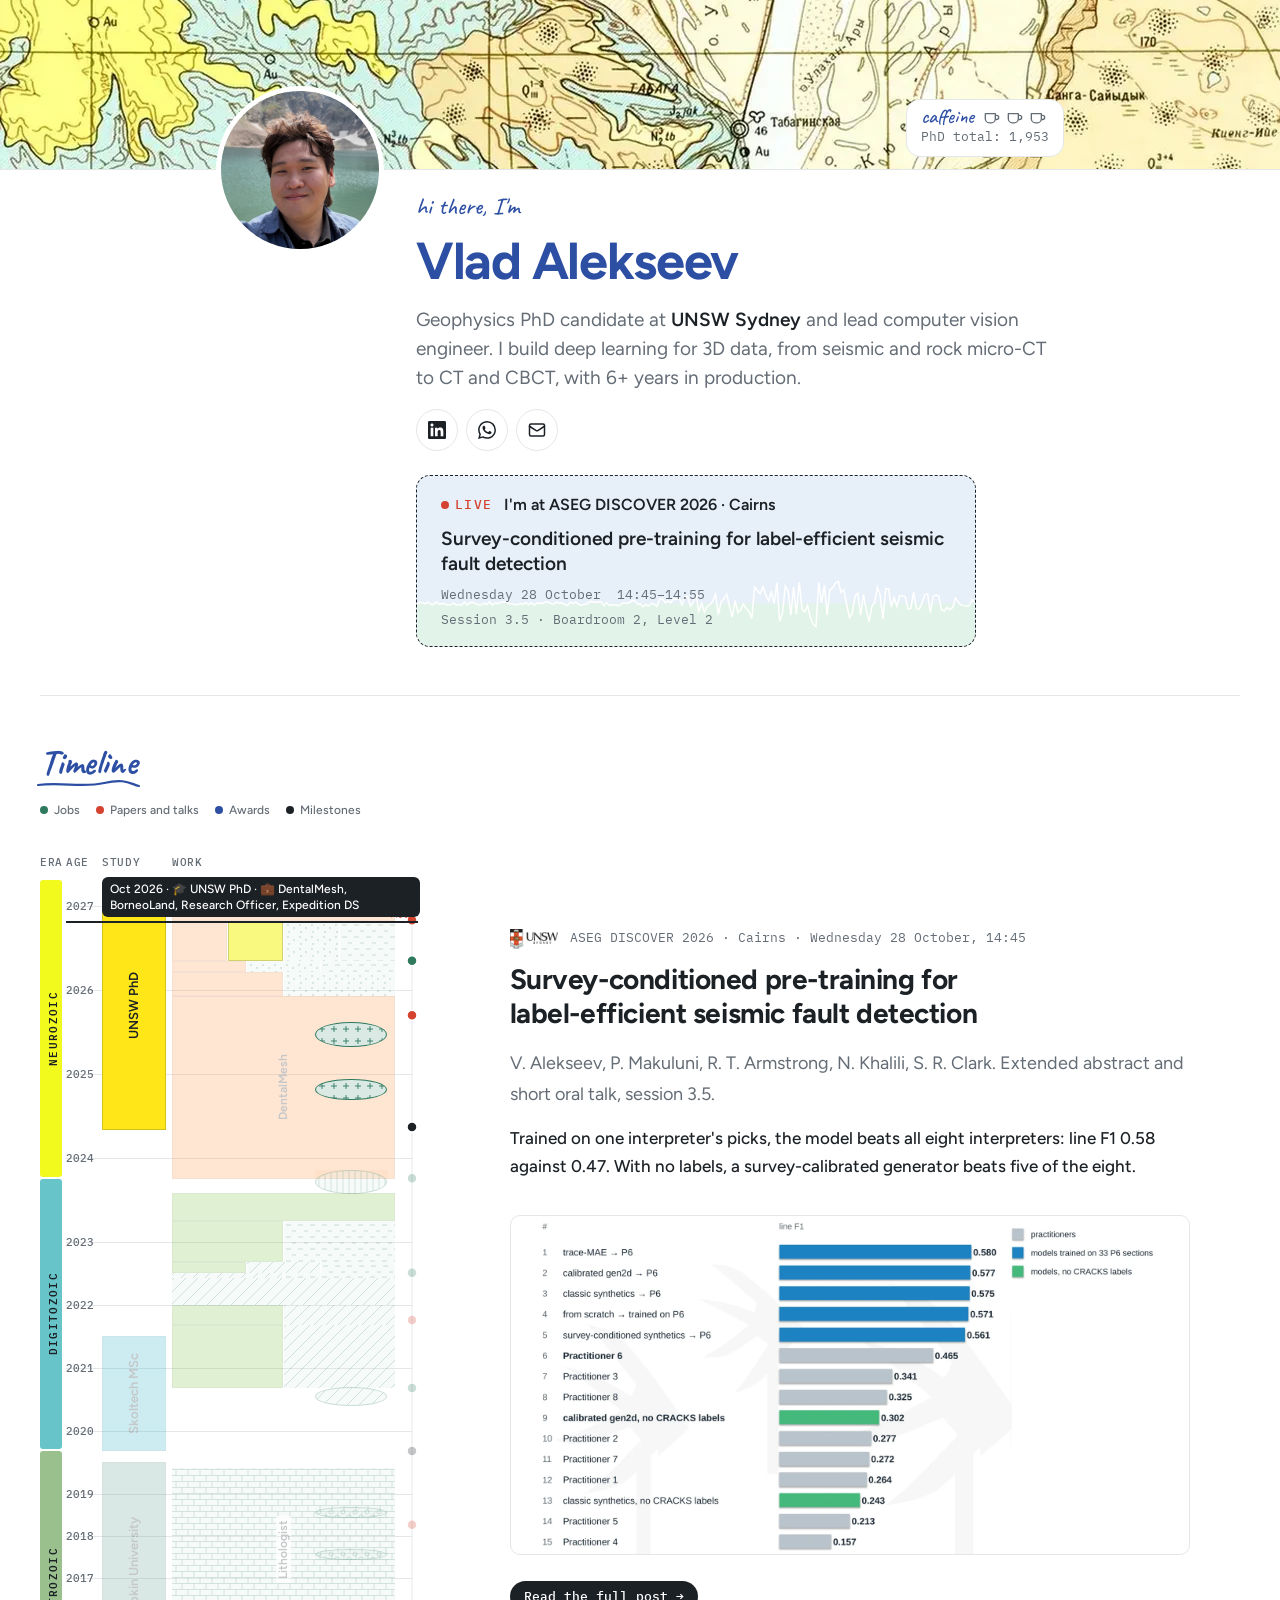
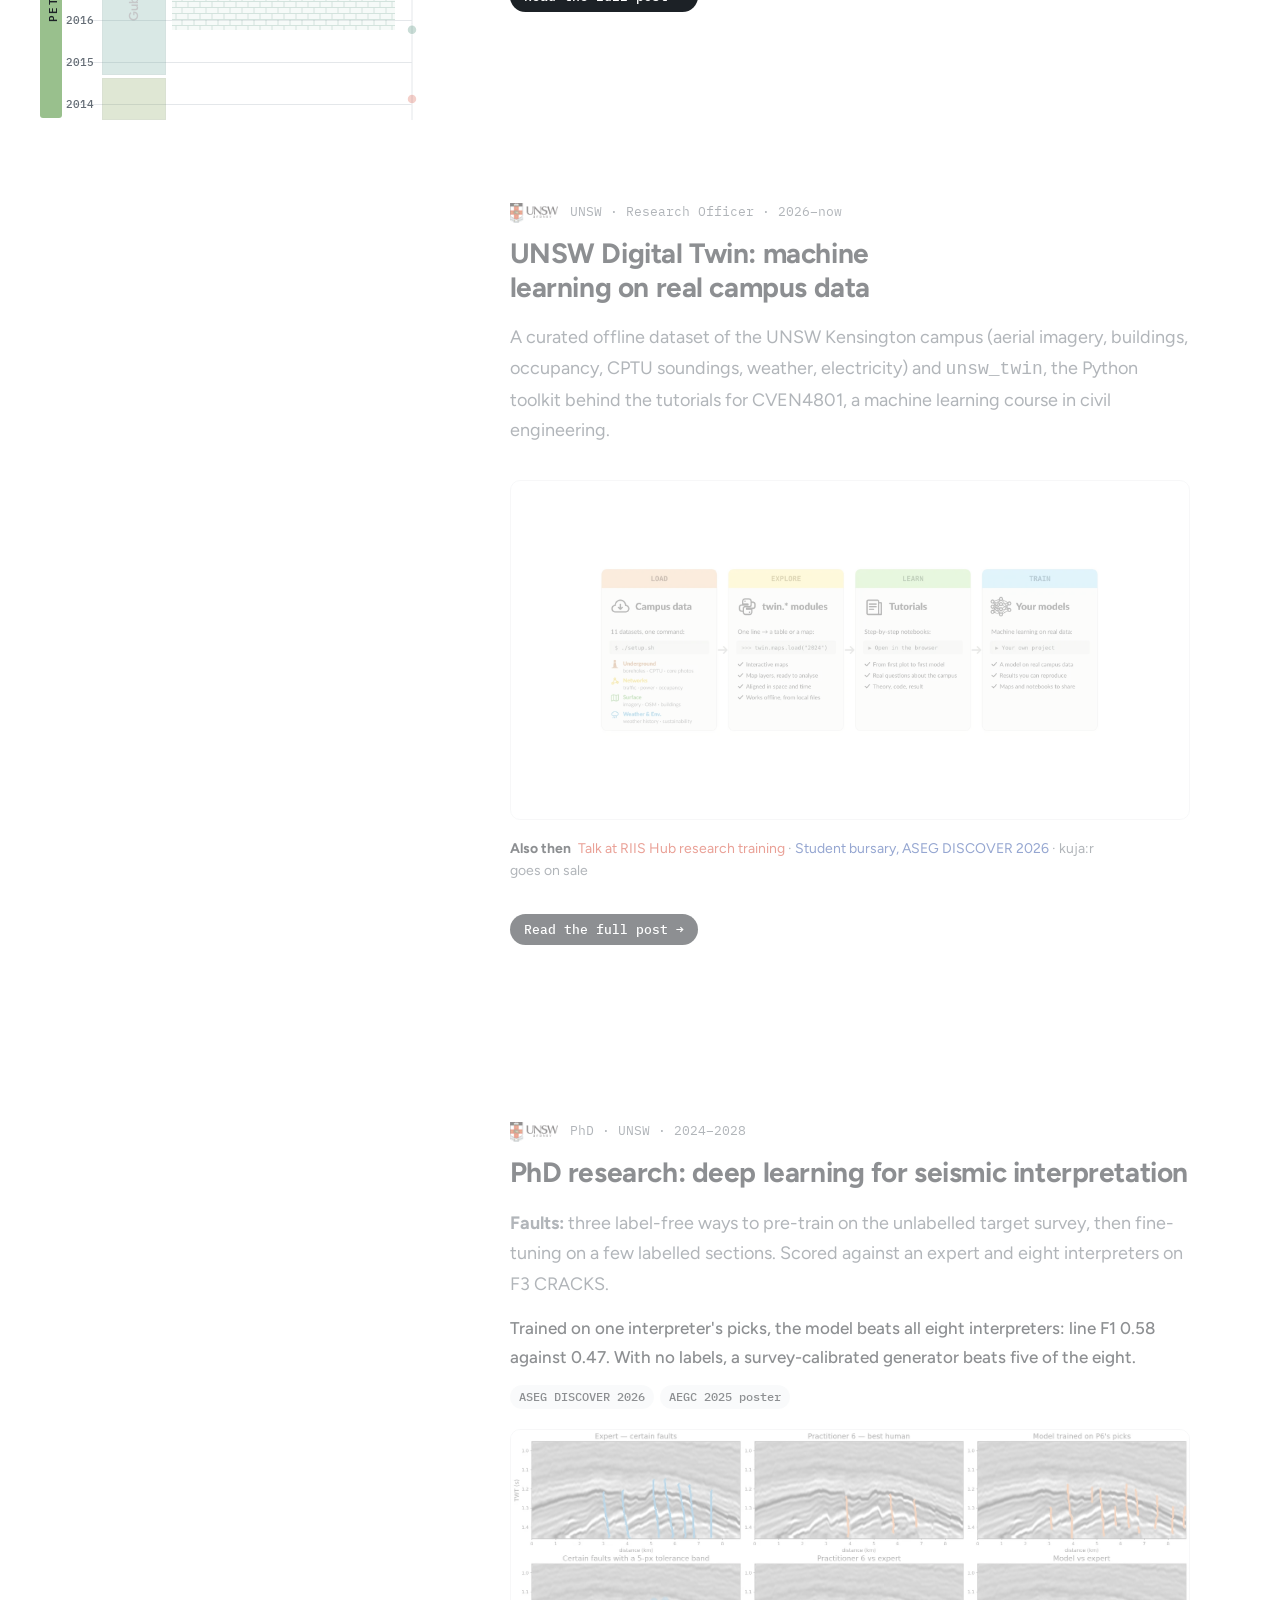
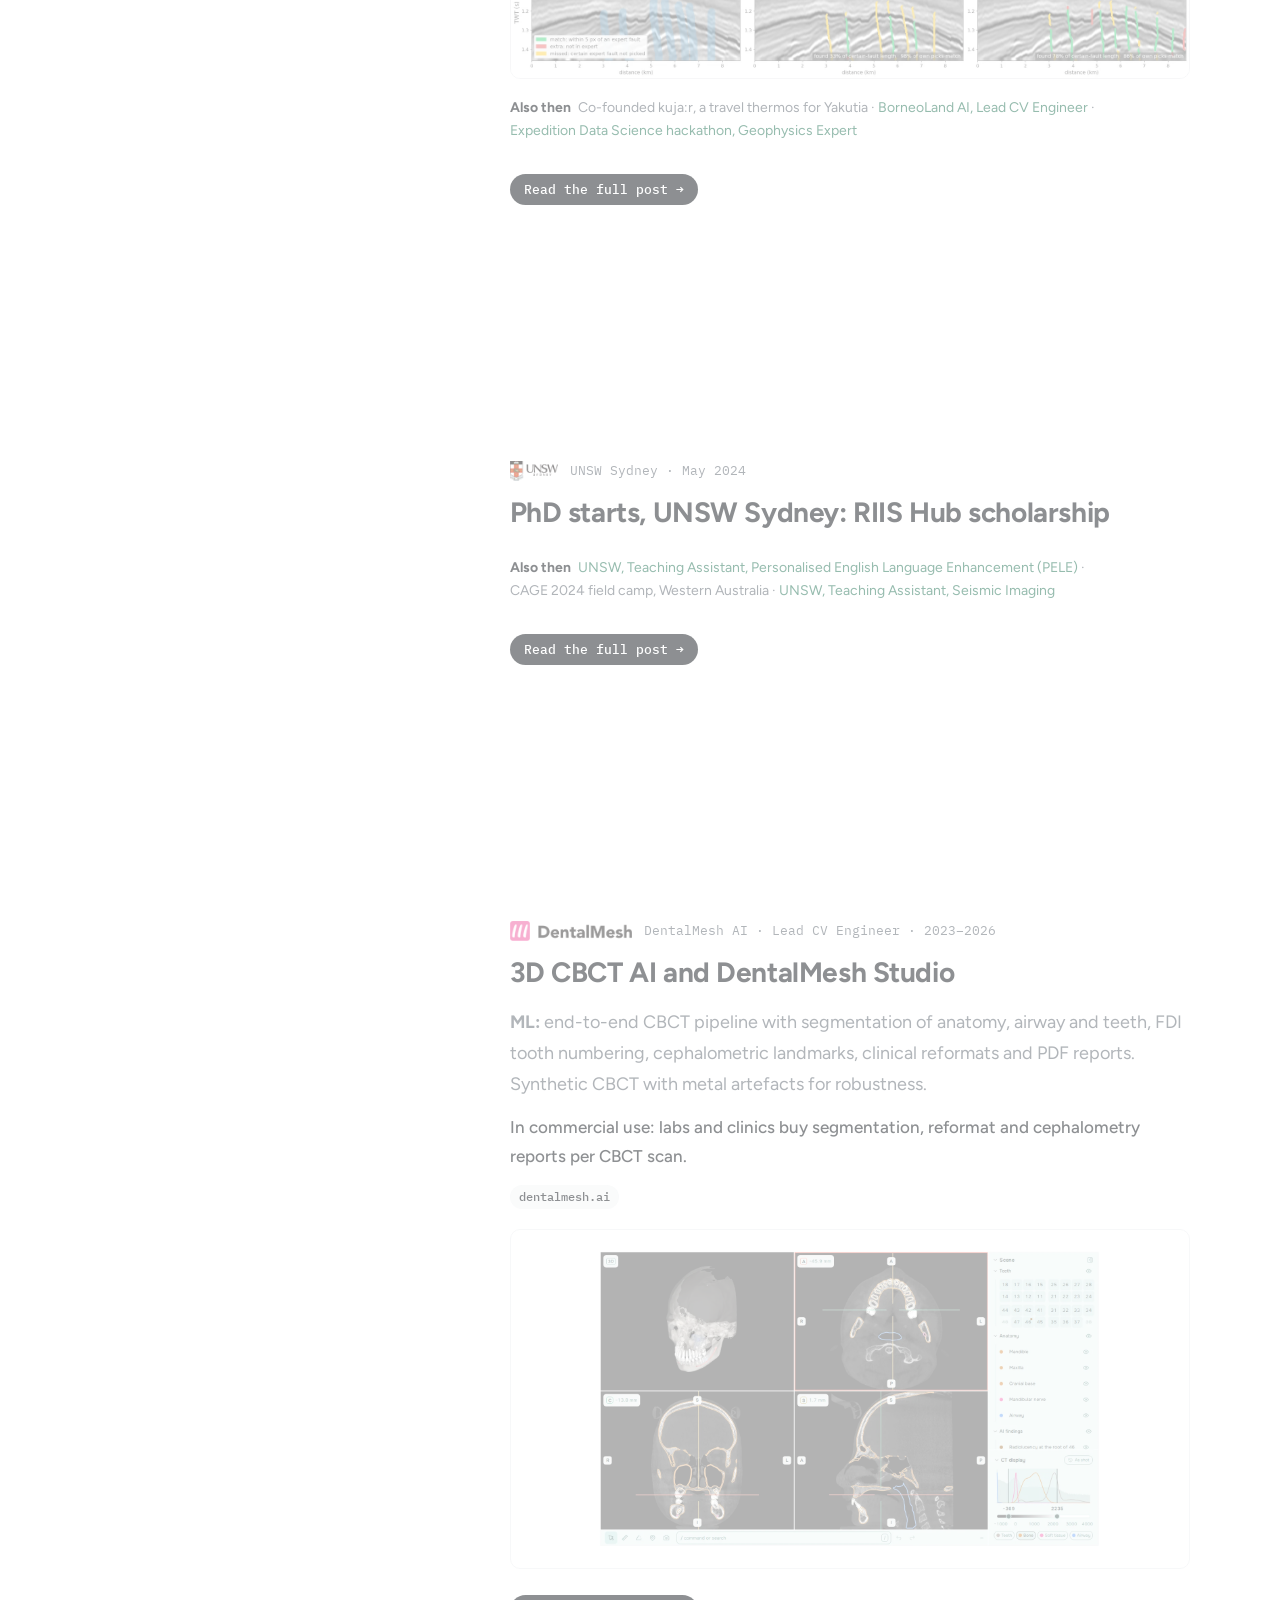
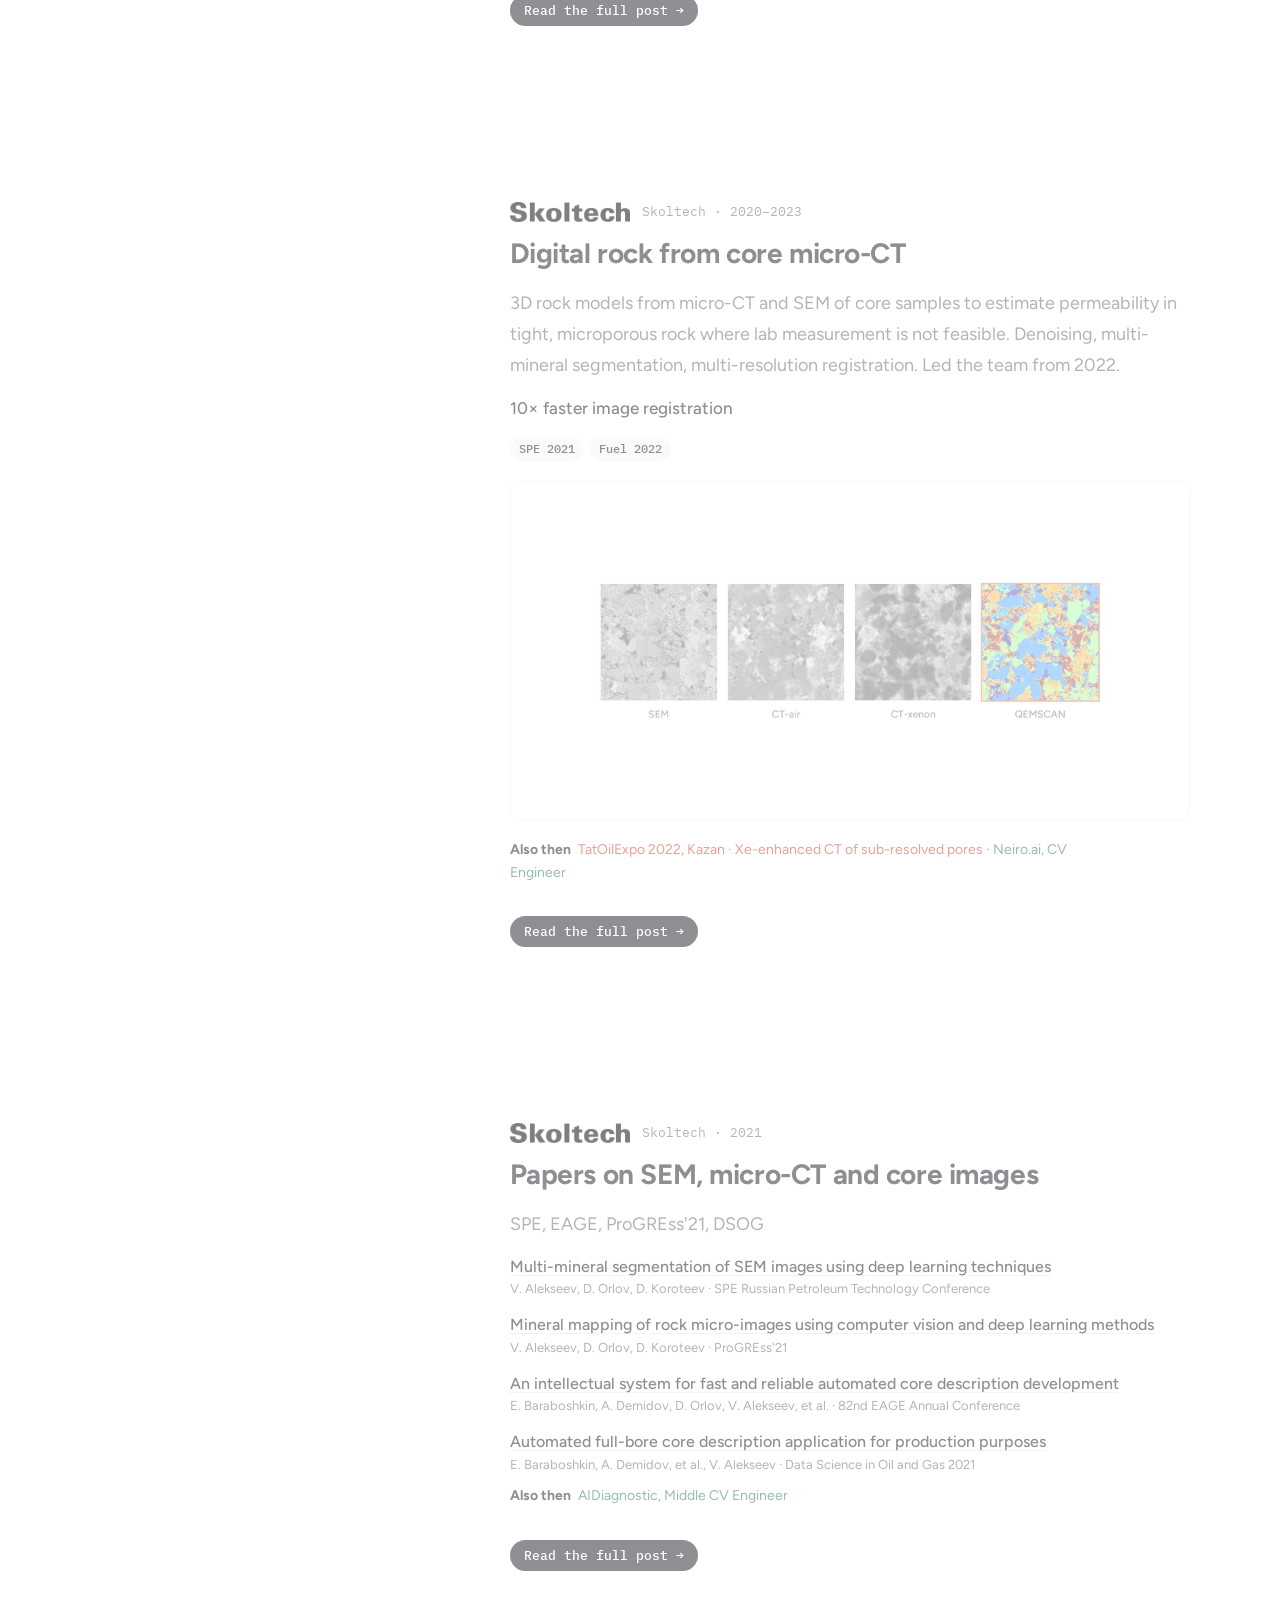
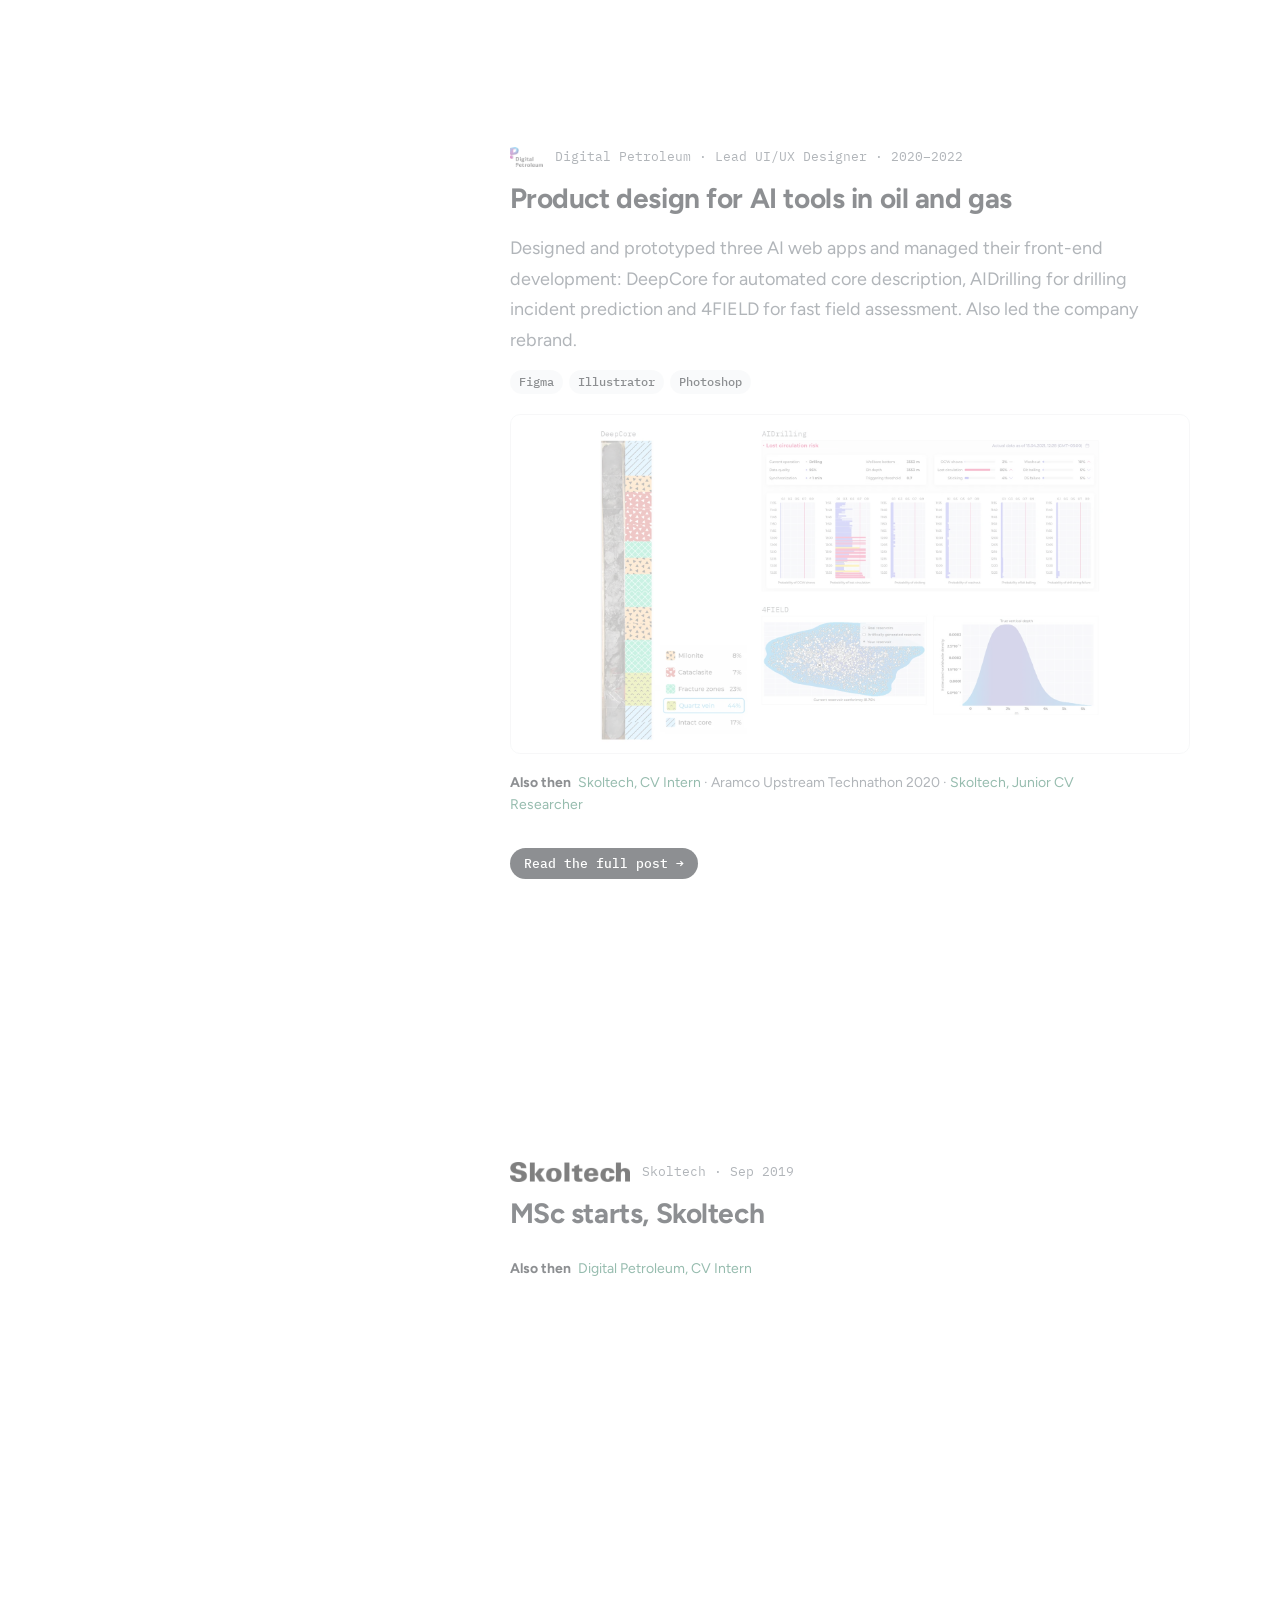
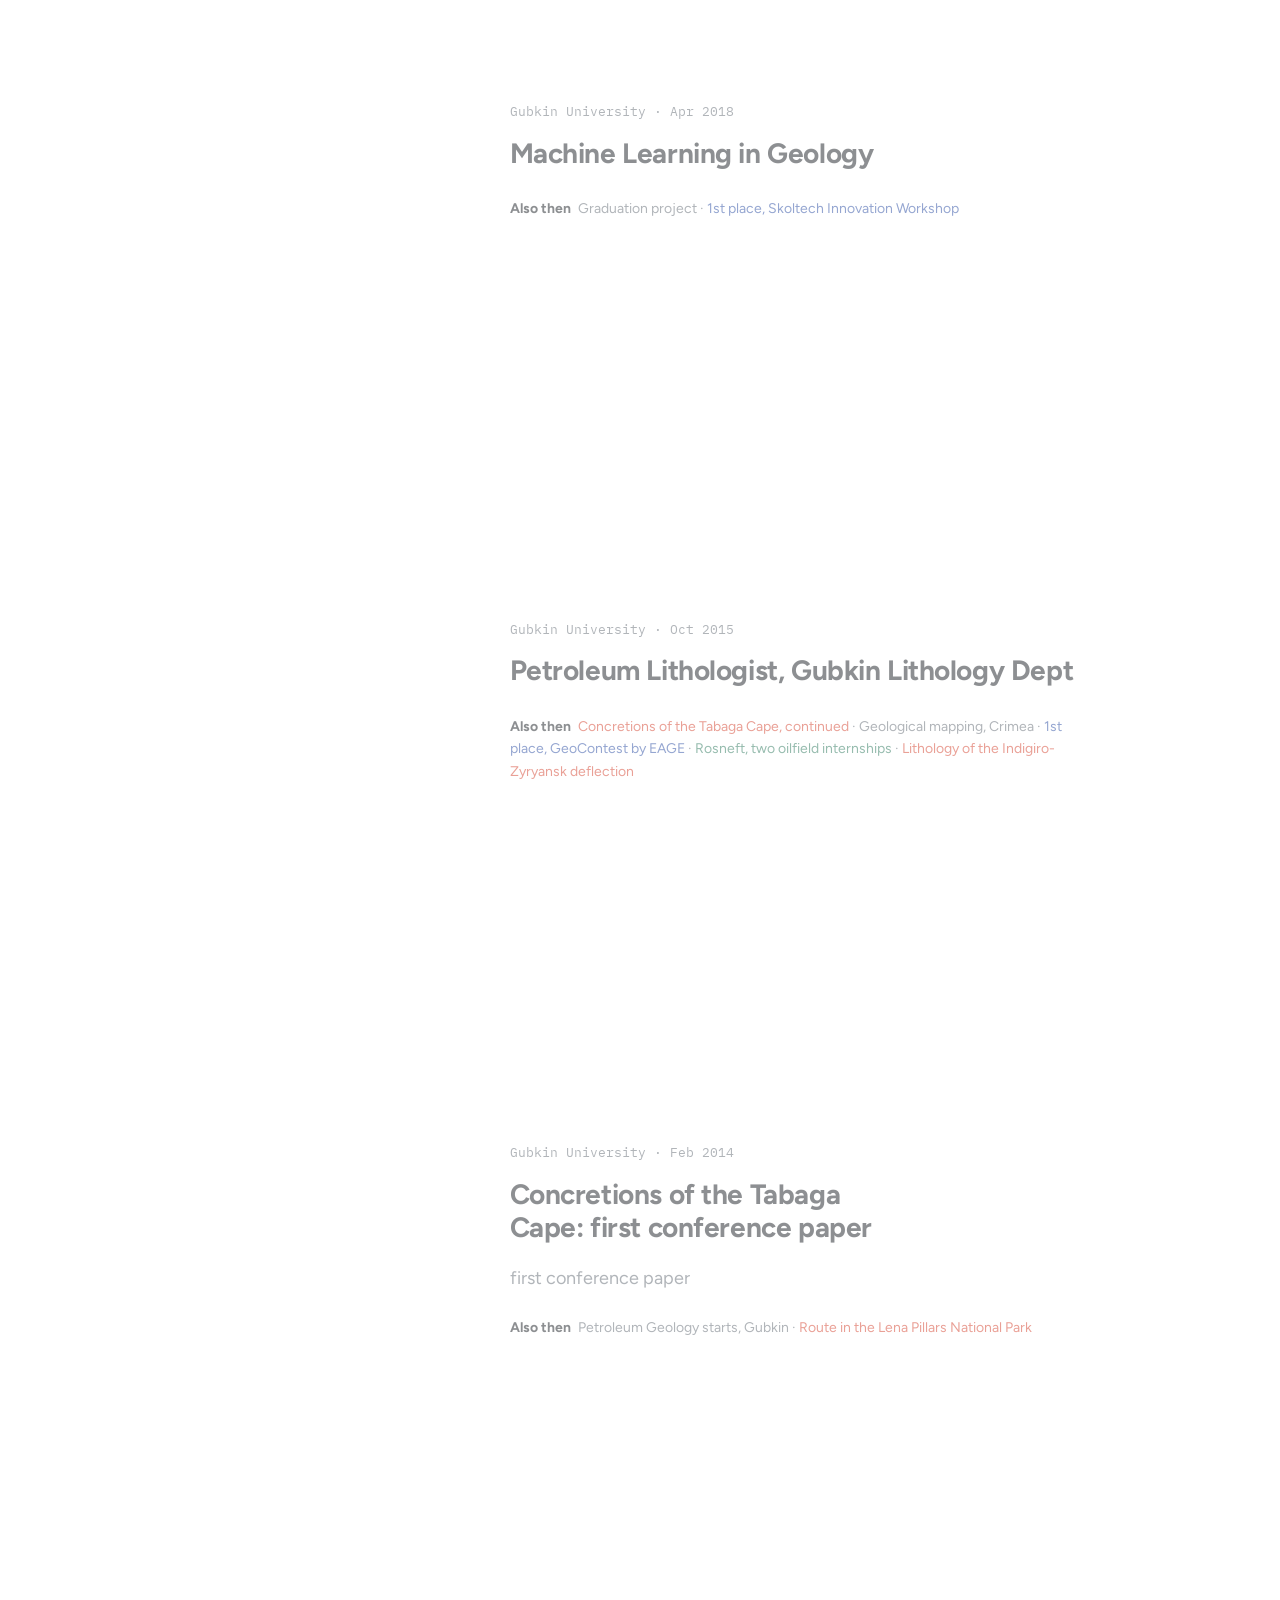
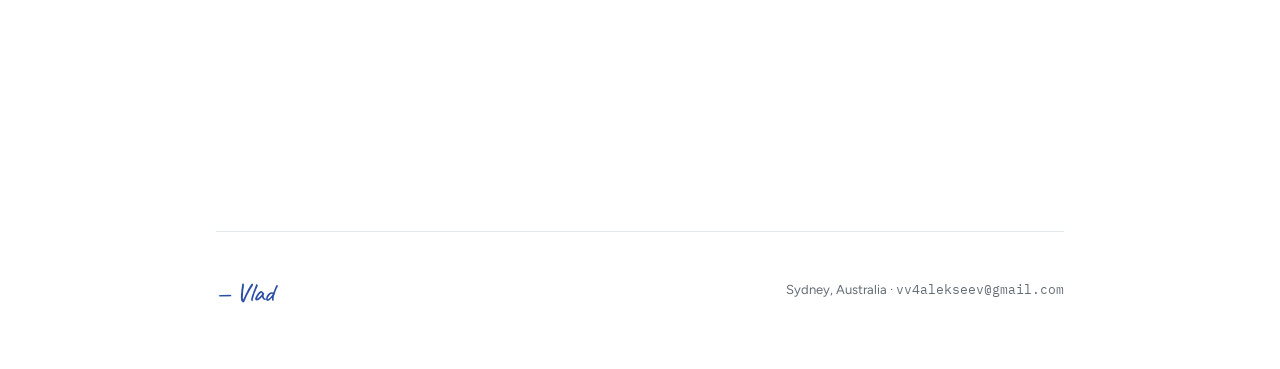
<file: index.html>
<!doctype html>
<html lang="en">
<head>
<meta charset="utf-8">
<meta name="viewport" content="width=device-width, initial-scale=1, viewport-fit=cover">
<meta name="description" content="Vlad Alekseev: geophysics PhD candidate at UNSW Sydney and lead computer vision engineer.">
<style>body{margin:0}img{max-width:100%}[hidden]{display:none!important}</style>
<title>Vladislav Alekseev</title>
<link rel="preconnect" href="https://fonts.googleapis.com">
<link rel="preconnect" href="https://fonts.gstatic.com" crossorigin>
<link rel="stylesheet" href="https://fonts.googleapis.com/css2?family=Caveat:wght@500;700&family=Figtree:wght@400;500;600;700&family=IBM+Plex+Mono:wght@400;500&display=swap">
<style>
/* Layout: map strip on top, photo overlaps its lower edge; one 880px column below. Flat: rules and whitespace, no shadows, no card fills.
   TOKENS: this block becomes src/styles/tokens.css in Astro. Single light theme by choice. */
:root {
  color-scheme: light;
  --paper: #ffffff;
  --ink: #1c2126;
  --muted: #646c75;
  --rule: #e4e7ea;
  --wash: #f4f6f7;        /* flat fill for figure placeholders and chips */
  --pen: #2c4ea3;         /* ballpoint blue for handwriting */
  --live: #d4432f;
  --map-bg: #eef1ec;
  /* Geochron fills: International Chronostratigraphic Chart colours, lightened */
  /* International Chronostratigraphic Chart (ICS/CGMW) colours */
  --ics-paleozoic: #99c08d;  --ics-mesozoic: #67c5ca;  --ics-cenozoic: #f2f91d;
  --ics-cambrian: #7fa056;   --ics-carboniferous: #67a599;
  --ics-jurassic: #34b2c9;   --ics-cretaceous: #7fc64e;
  --ics-paleogene: #fd9a52;  --ics-neogene: #ffe619;  --ics-quaternary: #f9f97f;
  --geo-work: #dbe9e4;
  --geo-work-strong: #b9d6cc;
  --geo-work-ink: #2f7a5f;

  --font-body: "Figtree", system-ui, -apple-system, "Segoe UI", sans-serif;
  --font-hand: "Caveat", "Segoe Print", "Bradley Hand", cursive;
  --font-mono: "IBM Plex Mono", ui-monospace, Menlo, monospace;

  --step--1: 0.8125rem;
  --step-0: 1rem;
  --step-1: 1.1875rem;
  --step-2: 1.5rem;
  --step-hand: 2.25rem;
  --step-3: clamp(2.125rem, 5.5vw, 3.25rem);

  --space-2: 8px; --space-3: 12px; --space-4: 16px; --space-6: 24px;
  --space-8: 32px; --space-12: 48px; --space-16: 64px;
  --maxw: 880px;
}

* { box-sizing: border-box; }
body { background: var(--paper); color: var(--ink); font-family: var(--font-body); font-size: var(--step-0); line-height: 1.6; }
a { color: inherit; text-decoration-color: var(--rule); text-underline-offset: 3px; }
a:hover { text-decoration-color: currentColor; }
a:focus-visible, button:focus-visible { outline: 2px solid var(--pen); outline-offset: 3px; border-radius: 4px; }
.wrap { max-width: var(--maxw); margin: 0 auto; padding-left: max(16px, env(safe-area-inset-left, 0px)); padding-right: max(16px, env(safe-area-inset-right, 0px)); }
.mono { font-family: var(--font-mono); font-size: var(--step--1); }
.todo { outline: 1px dashed var(--live); outline-offset: 2px; }

/* Map strip */
.map { position: relative; height: 170px; background: var(--map-bg); border-bottom: 1px solid var(--rule); overflow: hidden; }
.map img { position: absolute; inset: 0; width: 100%; height: 100%; object-fit: cover; object-position: 50% 50%; max-width: none; }

/* Hero */
.hero { display: grid; grid-template-columns: 168px minmax(0, 1fr); gap: var(--space-8); padding-bottom: var(--space-12); }
.photo { width: 168px; height: 168px; border-radius: 50%; border: 5px solid var(--paper); margin-top: -84px; object-fit: cover; max-width: none; position: relative; }
.hello { padding-top: var(--space-6); display: grid; gap: var(--space-4); min-width: 0; }
.hand-note { font: 500 1.5rem/1 var(--font-hand); color: var(--pen); margin: 0; }
h1 { font-size: var(--step-3); line-height: 1.05; letter-spacing: -0.025em; font-weight: 700; margin: 0; text-wrap: balance; color: var(--pen); }
.bio { color: var(--muted); margin: 0; max-width: 60ch; font-size: var(--step-1); line-height: 1.55; }
.bio strong { color: var(--ink); font-weight: 600; }

.icons { display: flex; flex-wrap: wrap; gap: var(--space-2); list-style: none; padding: 0; margin: 0; }
.icons a { display: inline-flex; align-items: center; justify-content: center; width: 42px; height: 42px; border: 1px solid var(--rule); border-radius: 50%; color: var(--ink); }
.icons a:hover { border-color: var(--ink); }
.icons svg { width: 18px; height: 18px; }
.icons .fill svg { fill: currentColor; }
.icons .line svg { fill: none; stroke: currentColor; stroke-width: 2; stroke-linecap: round; stroke-linejoin: round; }
.sr { position: absolute; width: 1px; height: 1px; overflow: hidden; clip: rect(0 0 0 0); white-space: nowrap; }

/* Live: conference ticket, dashed edge */
.live { margin-top: var(--space-2); border: 1.5px dashed var(--ink); border-radius: 14px; padding: var(--space-4) var(--space-6); display: grid; gap: var(--space-2); max-width: 560px;
  /* ASEG DISCOVER 2026 motif, pale: sky over ground with a seismic trace on the horizon (from the conference header art). */
  background: #e7f0f8 url("data:image/svg+xml,%3Csvg xmlns='http://www.w3.org/2000/svg' viewBox='0 0 600 200' preserveAspectRatio='none'%3E%3Crect width='600' height='150' fill='%23e7f0f8'/%3E%3Crect y='150' width='600' height='50' fill='%23e2f3e9'/%3E%3Cpath d='M0 151.0 L3 148.8 L6 148.8 L9 150.4 L12 148.2 L15 151.1 L18 151.1 L21 148.2 L24 150.7 L27 150.0 L30 150.5 L33 151.8 L36 151.9 L39 149.6 L42 151.4 L45 151.1 L48 151.9 L51 148.1 L54 151.8 L57 148.9 L60 148.5 L63 150.4 L66 151.4 L69 151.8 L72 149.5 L75 151.3 L78 148.1 L81 151.9 L84 149.2 L87 150.2 L90 148.5 L93 148.2 L96 148.0 L99 150.4 L102 150.2 L105 151.3 L108 151.4 L111 149.7 L114 151.4 L117 148.8 L120 151.5 L123 149.0 L126 151.8 L129 149.5 L132 149.7 L135 150.1 L138 148.2 L141 148.2 L144 150.2 L147 150.9 L150 148.1 L153 149.6 L156 149.4 L159 151.2 L162 152.1 L165 148.2 L168 150.2 L171 148.2 L174 151.3 L177 152.0 L180 151.0 L183 150.4 L186 147.8 L189 148.0 L192 148.7 L195 147.9 L198 148.1 L201 152.5 L204 149.2 L207 152.3 L210 151.5 L213 151.6 L216 152.5 L219 151.3 L222 149.0 L225 149.8 L228 149.2 L231 146.6 L234 146.5 L237 150.5 L240 150.2 L243 154.1 L246 151.1 L249 153.0 L252 149.8 L255 150.8 L258 153.4 L261 144.8 L264 144.4 L267 149.1 L270 147.3 L273 149.0 L276 143.9 L279 145.1 L282 143.8 L285 151.7 L288 142.1 L291 141.6 L294 153.3 L297 148.5 L300 140.4 L303 159.2 L306 149.8 L309 160.0 L312 153.5 L315 151.2 L318 147.3 L321 139.3 L324 163.0 L327 148.3 L330 144.2 L333 139.0 L336 153.1 L339 166.1 L342 146.6 L345 160.9 L348 157.3 L351 150.6 L354 156.0 L357 159.3 L360 167.6 L363 130.8 L366 134.6 L369 138.6 L372 130.5 L375 139.9 L378 147.0 L381 136.5 L384 150.0 L387 125.5 L390 170.9 L393 161.0 L396 129.4 L399 134.9 L402 163.7 L405 130.8 L408 162.7 L411 124.7 L414 156.7 L417 160.0 L420 152.3 L423 166.4 L426 174.6 L429 177.2 L432 125.0 L435 149.1 L438 128.6 L441 163.6 L444 133.7 L447 131.7 L450 125.9 L453 123.8 L456 137.2 L459 133.8 L462 151.2 L465 166.5 L468 161.3 L471 141.2 L474 137.9 L477 163.6 L480 139.3 L483 156.9 L486 171.6 L489 153.6 L492 148.8 L495 130.7 L498 140.1 L501 168.3 L504 132.5 L507 132.9 L510 153.8 L513 143.0 L516 153.5 L519 140.9 L522 140.8 L525 142.1 L528 156.6 L531 155.7 L534 136.5 L537 155.7 L540 156.9 L543 149.2 L546 140.1 L549 138.6 L552 160.8 L555 141.4 L558 139.7 L561 141.3 L564 157.7 L567 159.0 L570 154.5 L573 157.3 L576 154.9 L579 143.5 L582 148.3 L585 151.9 L588 152.5 L591 153.3 L594 152.3 L597 145.6 L600 148.9' fill='none' stroke='%23fff' stroke-width='1.5' vector-effect='non-scaling-stroke'/%3E%3C/svg%3E") center / 100% 100% no-repeat; }
.live-head { display: flex; flex-wrap: wrap; align-items: center; gap: var(--space-2) var(--space-3); }
.dot { display: inline-flex; align-items: center; gap: 6px; font: 500 var(--step--1) var(--font-mono); letter-spacing: 0.1em; text-transform: uppercase; color: var(--live); }
.dot::before { content: ""; width: 8px; height: 8px; border-radius: 50%; background: var(--live); }
@media (prefers-reduced-motion: no-preference) { .dot::before { animation: blink 1.8s ease-in-out infinite; } }
@keyframes blink { 50% { opacity: 0.3; } }
.live-head span:last-child { font-weight: 600; }
.talk-title { font-weight: 600; font-size: var(--step-1); line-height: 1.35; margin: 0; }
.talk-meta { display: flex; flex-wrap: wrap; gap: 4px var(--space-4); color: var(--muted); }
/* Sits on the map, aligned with the right edge of the content column. */
.coffee { position: absolute; bottom: 12px; right: max(16px, calc((100% - var(--maxw)) / 2 + 16px)); display: grid; grid-template-columns: auto auto; align-items: center; gap: 0 var(--space-2); margin: 0; padding: 6px 14px 8px; background: var(--paper); border: 1px solid var(--rule); border-radius: 14px; white-space: nowrap; cursor: default; }
.coffee .hand-note { font-size: 1.3rem; }
/* Caffeine meter, like a hunger bar in a game: one slot per coffee, three a day at most. */
.coffee .cups { display: inline-flex; gap: 3px; justify-self: start; }
.coffee { grid-template-columns: auto 1fr; }
.coffee .cups svg { width: 20px; height: 20px; fill: none; stroke: var(--muted); stroke-width: 1.6; stroke-linejoin: round; }
.coffee .cups svg.full { fill: var(--ink); stroke: var(--ink); }
/* On phones the photo covers the lower part of the map, so the meter moves to the top. */
.coffee .mono { grid-column: 1 / -1; color: var(--muted); }
@media (max-width: 680px) { .coffee { top: 10px; bottom: auto; } }

/* Sections */
section { padding-block: var(--space-12); border-top: 1px solid var(--rule); }
.hand { font: 700 var(--step-hand)/1 var(--font-hand); color: var(--pen); margin: 0 0 var(--space-6); display: inline-block; position: relative; }
.hand svg { position: absolute; left: -4px; right: -4px; bottom: -10px; width: calc(100% + 8px); height: 12px; overflow: visible; }
.hand path { fill: none; stroke: var(--pen); stroke-width: 2.2; stroke-linecap: round; }


.project { display: grid; gap: var(--space-3); align-content: start; min-width: 0; }
.figure { aspect-ratio: 16 / 10; max-width: 100%; border-radius: 10px; background: var(--wash); display: grid; place-items: center; text-align: center; color: var(--muted); padding: var(--space-4); }
.project-meta { color: var(--muted); display: flex; flex-wrap: wrap; gap: 4px var(--space-3); }
.project h3 { font-size: var(--step-1); line-height: 1.3; margin: 0; }
.project p { margin: 0; color: var(--muted); }
.result { color: var(--ink) !important; font-weight: 500; }
.chips { display: flex; flex-wrap: wrap; gap: 6px; }
.chip { font: 500 12px/1 var(--font-mono); padding: 6px 9px; border-radius: 999px; background: var(--wash); color: var(--ink); text-decoration: none; }

/* Legend for the dot colours on the rail. */
.geo-legend { display: flex; flex-wrap: wrap; gap: 6px var(--space-4); margin: 0 0 var(--space-6); font: 500 12px/1 var(--font-body); color: var(--muted); }
.geo-legend span { display: inline-flex; align-items: center; gap: 6px; }
.geo-legend i { width: 8px; height: 8px; border-radius: 50%; }
.paper-list { list-style: none; padding: 0; margin: 0; display: grid; gap: var(--space-3); }
.paper-list a { font-weight: 500; }
.paper-list span { display: block; color: var(--muted); font-size: var(--step--1); }
/* Scrollytelling: one-screen sticky column on the left, chapters scroll on the right */
.geo-layout { display: grid; grid-template-columns: 380px minmax(0, 1fr); gap: clamp(48px, 7vw, 96px); align-items: start; }
.geo-stick { position: sticky; top: env(safe-area-inset-top, 0px); height: 100vh; padding-block: 16px; }
.geo-chapters { padding-bottom: 30vh; }
/* Chapters read like a long-form blog: ~65ch measure, 18px/1.7 text, generous vertical rhythm, no dividers. */
.geo-chapter { min-height: 60vh; display: flex; flex-direction: column; justify-content: center; max-width: 680px; padding-block: 88px; opacity: 0.5; transform: translateY(14px); transition: opacity 0.35s ease, transform 0.45s cubic-bezier(0.2, 0.7, 0.2, 1); }
.geo-chapter figure { opacity: 0.6; transition: opacity 0.4s ease 0.12s; }
.geo-chapter.is-active figure { opacity: 1; }
.geo-lead { display: -webkit-box; -webkit-line-clamp: 4; -webkit-box-orient: vertical; overflow: hidden; }
.geo-chapter .result { display: -webkit-box; -webkit-line-clamp: 2; -webkit-box-orient: vertical; overflow: hidden; }
.geo-chapter.is-active { opacity: 1; transform: none; }
.geo-chapter-meta { display: flex; align-items: center; gap: 12px; color: var(--muted); font-size: 13px; min-width: 0; margin-bottom: 14px; }
.geo-chapter-meta .mono { min-width: 0; overflow: hidden; text-overflow: ellipsis; white-space: nowrap; }
.geo-chapter h3 { margin: 0 0 18px; font-size: 1.75rem; line-height: 1.2; letter-spacing: -0.015em; text-wrap: balance; }
.geo-chapter p { margin: 0 0 14px; color: var(--muted); max-width: 65ch; font-size: 1.125rem; line-height: 1.7; }
.geo-chapter .result { color: var(--ink); font-size: 1.0625rem; }
.geo-chapter figure { margin: 20px 0 8px; }
.geo-chapter figure img { display: block; width: 100%; max-height: 340px; object-fit: contain; border: 1px solid var(--rule); border-radius: 10px; background: var(--paper); }
.geo-chapter .geo-also { font-size: 0.875rem; line-height: 1.6; margin-top: 10px; }
.geo-also b { color: var(--ink); margin-right: 4px; }
.geo-also .paper { color: var(--live); } .geo-also .work { color: var(--geo-work-ink); } .geo-also .award { color: var(--pen); }
.geo-chapter-links { display: flex; flex-wrap: wrap; gap: 8px; margin-top: 18px; }
.geo-chapter-links .chip { padding: 9px 14px; font-size: 13px; }
.geo-post { background: var(--ink); color: var(--paper) !important; }
.geo-marker { position: absolute; height: 0; border-top: 2px solid var(--ink); z-index: 5; pointer-events: none; transition: top 0.45s cubic-bezier(0.2, 0.7, 0.2, 1); }
.geo-pill { position: absolute; z-index: 6; pointer-events: none; background: var(--ink); color: var(--paper); font: 500 12px/1.35 var(--font-body); padding: 4px 8px; border-radius: 6px; max-width: 320px; transition: top 0.45s cubic-bezier(0.2, 0.7, 0.2, 1); }
@media (max-width: 760px) {
  .geo-layout { grid-template-columns: 112px minmax(0, 1fr); gap: 14px; }
  .geo-chapter { min-height: 50vh; padding-block: 56px; }
  .geo-chapter p { font-size: 1rem; line-height: 1.65; }
  .geo-chapter figure img { max-height: 180px; }
  .geo-chapter h3 { font-size: 1.3rem; margin-bottom: 12px; }
  .geo-pill { max-width: 104px; font-size: 11px; }
  /* Narrow column: the logo gets its own line and the meta wraps instead of being cut off; the result is shown in full. */
  .geo-chapter-meta { flex-wrap: wrap; gap: 6px 8px; margin-bottom: 10px; }
  .geo-chapter-meta .mono { flex-basis: 100%; white-space: normal; overflow: visible; font-size: 12px; line-height: 1.45; }
  .geo-chapter .result { display: block; -webkit-line-clamp: unset; font-size: 1rem; }
}
@media (prefers-reduced-motion: reduce) { .geo-bar, .geo-chapter, .geo-chapter figure, .geo-marker, .geo-pill, .geo-lines [data-org] { transition: none; } .geo-chapter { transform: none; } }
#timeline { width: min(1200px, calc(100vw - 48px)); margin-left: calc((100% - min(1200px, calc(100vw - 48px))) / 2); }
/* Geochron: stratigraphic column of my career, youngest at the top. Drawn by script from #geo-data. */
.geo-head { color: var(--muted); font: 500 11px/1.2 var(--font-mono); text-transform: uppercase; letter-spacing: 0.06em; margin-bottom: var(--space-2); position: relative; height: 16px; }
.geo-head span { position: absolute; top: 0; white-space: nowrap; }
.geo { position: relative; touch-action: pan-y; }
.geo-era { position: absolute; background: var(--wash); border-radius: 3px; display: flex; align-items: center; justify-content: center; overflow: hidden; }
.geo-era b { writing-mode: vertical-rl; transform: rotate(180deg); font: 600 11px/1 var(--font-mono); letter-spacing: 0.12em; text-transform: uppercase; color: var(--ink); white-space: nowrap; }
.geo-era small { font-weight: 400; letter-spacing: 0.02em; text-transform: none; color: var(--muted); font-size: 11px; }
.geo-tick { position: absolute; height: 1px; background: var(--rule); }
.geo-year { position: absolute; transform: translateY(-50%); font: 500 11px/1 var(--font-mono); color: var(--muted); font-variant-numeric: tabular-nums; }
.geo-bar { position: absolute; border: 1px solid rgba(28, 33, 38, 0.18); display: flex; align-items: center; justify-content: center; overflow: hidden; transition: opacity 0.15s; }
.geo-bar.minor { border-color: transparent; }
.geo-bar b { writing-mode: vertical-rl; transform: rotate(180deg); font: 600 12px/1.1 var(--font-body); color: var(--ink); white-space: nowrap; }
.geo-bar.edu b { font-size: 13px; }
.geo-bar.minor b { background: rgba(255, 255, 255, 0.85); padding: 4px 1px; border-radius: 2px; }
.geo-bar.lens { border-radius: 50%; border-color: var(--geo-work-ink); }
.geo-bar-logo { position: absolute; top: 8px; left: 50%; transform: translateX(-50%); color: var(--ink); line-height: 0; }
.geo-bar.has-detail { cursor: pointer; }
.geo-bar.has-detail:hover, .geo-bar.has-detail:focus-visible { outline: 2px solid var(--pen); outline-offset: 1px; z-index: 2; }
.geo-logo { display: inline-block; vertical-align: -2px; max-width: none; }
.geo svg.geo-lines { position: absolute; inset: 0; width: 100%; height: 100%; overflow: visible; pointer-events: none; }
.geo .geo-keydot { pointer-events: auto; cursor: pointer; stroke: var(--paper); stroke-width: 1.5; }
.geo .geo-keydot:hover { stroke: var(--ink); }
.geo-lines [data-org] { transition: opacity 0.15s; }
.geo.dim .geo-bar:not(.lit), .geo.dim .geo-lines [data-org]:not(.lit) { opacity: 0.25; }
.geo-now { position: absolute; height: 0; border-top: 1.5px dashed var(--live); }
.geo-now span { position: absolute; right: 0; top: -18px; font: 700 1.1rem/1 var(--font-hand); color: var(--live); }

footer { padding-block: var(--space-12) var(--space-16); border-top: 1px solid var(--rule); color: var(--muted); font-size: var(--step--1); display: flex; flex-wrap: wrap; justify-content: space-between; gap: var(--space-4); }
footer .sign { font: 500 1.6rem/1 var(--font-hand); color: var(--pen); }

@media (max-width: 680px) {
  .map { height: 120px; }
  .hero { grid-template-columns: minmax(0, 1fr); gap: 0; }
  .photo { width: 128px; height: 128px; margin-top: -64px; }
  .hello { padding-top: var(--space-4); }
  .live { padding: var(--space-4); }
}
</style>
</head>
<body>

<div class="map">
  <picture>
    <source media="(max-width: 680px)" type="image/webp" srcset="tabaga-m-640.webp 640w, tabaga-m-960.webp 960w" sizes="100vw">
    <source type="image/webp" srcset="tabaga-d-1280.webp 1280w, tabaga-d-1950.webp 1950w" sizes="100vw">
    <img src="tabaga-d-1280.jpg" alt="Soviet geological map around Staraya Tabaga on the Lena River, Yakutia" width="1280" height="217" fetchpriority="high" decoding="async">
  </picture>
  <!-- Live coffee counter: later fed by a Cloudflare Worker (NFC tag on the coffee machine). Numbers are examples. -->
  <p class="coffee" title="2 of 3 coffees today, counted by an NFC tag on my coffee machine. The PhD total is estimated from the start on 27 May 2024 at about 2 a day."><span class="hand-note">caffeine</span><span class="cups" role="img" aria-label="2 of 3 coffees today"><svg class="full" viewBox="0 0 24 24"><path d="M4 8h12v6a5 5 0 0 1-5 5H9a5 5 0 0 1-5-5z"/><path d="M16 10h1.5a2.5 2.5 0 0 1 0 5H16" fill="none"/></svg><svg class="full" viewBox="0 0 24 24"><path d="M4 8h12v6a5 5 0 0 1-5 5H9a5 5 0 0 1-5-5z"/><path d="M16 10h1.5a2.5 2.5 0 0 1 0 5H16" fill="none"/></svg><svg viewBox="0 0 24 24"><path d="M4 8h12v6a5 5 0 0 1-5 5H9a5 5 0 0 1-5-5z"/><path d="M16 10h1.5a2.5 2.5 0 0 1 0 5H16" fill="none"/></svg></span><span class="mono" id="phd-cups">PhD total: 1,839</span></p>
  <script>
    // Coffee by the Sydney clock: cups at 7:30, 9:30 and 13:00. The PhD total starts from 1,839 cups by the end of
    // 27 Oct 2026 (estimated from the start on 27 May 2024 at about 2 a day) and adds today's cups on top.
    (() => {
      const parts = Object.fromEntries(new Intl.DateTimeFormat('en-GB', { timeZone: 'Australia/Sydney', year: 'numeric',
        month: '2-digit', day: '2-digit', hour: '2-digit', minute: '2-digit', hourCycle: 'h23' })
        .formatToParts(new Date()).map((p) => [p.type, Number(p.value)]));
      const mins = parts.hour * 60 + parts.minute;
      const cups = [7 * 60 + 30, 9 * 60 + 30, 13 * 60].filter((m) => mins >= m).length;
      const days = Math.round((Date.UTC(parts.year, parts.month - 1, parts.day) - Date.UTC(2026, 9, 28)) / 864e5);
      const total = 1839 + 3 * Math.max(0, days) + cups;
      const meter = document.querySelector('.coffee');
      meter.querySelectorAll('.cups svg').forEach((svg, i) => svg.classList.toggle('full', i < cups));
      meter.querySelector('.cups').setAttribute('aria-label', `${cups} of 3 coffees today`);
      meter.title = `${cups} of 3 coffees today. The PhD total is estimated from the start on 27 May 2024 at about 2 a day.`;
      document.getElementById('phd-cups').textContent = `PhD total: ${total.toLocaleString('en-AU')}`;
    })();
  </script>
</div>

<main class="wrap">
  <header class="hero">
    <img class="photo" src="photo.jpg" alt="Vladislav Alekseev" width="800" height="800">
    <div class="hello">
      <p class="hand-note">hi there, I'm</p>
      <h1>Vlad Alekseev</h1>
      <p class="bio">Geophysics PhD candidate at <strong>UNSW Sydney</strong> and lead computer vision engineer. I build deep learning for 3D data, from seismic and rock micro-CT to CT and CBCT, with 6+ years in production.</p>

      <ul class="icons">
        <li><a class="fill" href="https://www.linkedin.com/in/vladislav-alekseev/" title="LinkedIn"><span class="sr">LinkedIn</span><svg viewBox="0 0 24 24" aria-hidden="true"><path d="M20.447 20.452h-3.554v-5.569c0-1.328-.027-3.037-1.852-3.037-1.853 0-2.136 1.445-2.136 2.939v5.667H9.351V9h3.414v1.561h.046c.477-.9 1.637-1.85 3.37-1.85 3.601 0 4.267 2.37 4.267 5.455v6.286zM5.337 7.433c-1.144 0-2.063-.926-2.063-2.065 0-1.138.92-2.063 2.063-2.063 1.14 0 2.064.925 2.064 2.063 0 1.139-.925 2.065-2.064 2.065zm1.782 13.019H3.555V9h3.564v11.452zM22.225 0H1.771C.792 0 0 .774 0 1.729v20.542C0 23.227.792 24 1.771 24h20.451C23.2 24 24 23.227 24 22.271V1.729C24 .774 23.2 0 22.222 0h.003z"/></svg></a></li>
        <li><a class="fill" href="https://wa.me/61423349966" title="WhatsApp +61 423 349 966"><span class="sr">WhatsApp</span><svg viewBox="0 0 24 24" aria-hidden="true"><path d="M17.472 14.382c-.297-.149-1.758-.867-2.03-.967-.273-.099-.471-.148-.67.15-.197.297-.767.966-.94 1.164-.173.199-.347.223-.644.075-.297-.15-1.255-.463-2.39-1.475-.883-.788-1.48-1.761-1.653-2.059-.173-.297-.018-.458.13-.606.134-.133.298-.347.446-.52.149-.174.198-.298.298-.497.099-.198.05-.371-.025-.52-.075-.149-.669-1.612-.916-2.207-.242-.579-.487-.5-.669-.51-.173-.008-.371-.01-.57-.01-.198 0-.52.074-.792.372-.272.297-1.04 1.016-1.04 2.479 0 1.462 1.065 2.875 1.213 3.074.149.198 2.096 3.2 5.077 4.487.709.306 1.262.489 1.694.625.712.227 1.36.195 1.871.118.571-.085 1.758-.719 2.006-1.413.248-.694.248-1.289.173-1.413-.074-.124-.272-.198-.57-.347m-5.421 7.403h-.004a9.87 9.87 0 0 1-5.031-1.378l-.361-.214-3.741.982.998-3.648-.235-.374a9.86 9.86 0 0 1-1.51-5.26c.001-5.45 4.436-9.884 9.888-9.884 2.64 0 5.122 1.03 6.988 2.898a9.825 9.825 0 0 1 2.893 6.994c-.003 5.45-4.437 9.884-9.885 9.884m8.413-18.297A11.815 11.815 0 0 0 12.05 0C5.495 0 .16 5.335.157 11.892c0 2.096.547 4.142 1.588 5.945L.057 24l6.305-1.654a11.882 11.882 0 0 0 5.683 1.448h.005c6.554 0 11.89-5.335 11.893-11.893a11.821 11.821 0 0 0-3.48-8.413z"/></svg></a></li>
        <li><a class="line" href="mailto:vv4alekseev@gmail.com" title="vv4alekseev@gmail.com"><span class="sr">Email</span><svg viewBox="0 0 24 24" aria-hidden="true"><rect width="20" height="16" x="2" y="4" rx="2"/><path d="m22 7-8.97 5.7a1.94 1.94 0 0 1-2.06 0L2 7"/></svg></a></li>
      </ul>

      <!-- LIVE: remove after the conference -->
      <div class="live">
        <div class="live-head"><span class="dot">Live</span><span>I'm at ASEG DISCOVER 2026 · Cairns</span></div>
        <p class="talk-title">Survey-conditioned pre-training for label-efficient seismic fault detection</p>
        <div class="talk-meta mono"><span>Wednesday 28 October</span><span>14:45–14:55</span><span>Session 3.5 · Boardroom 2, Level 2</span></div>      </div>
    </div>
  </header>

  <section id="timeline">
    <h2 class="hand">Timeline<svg viewBox="0 0 100 12" preserveAspectRatio="none" aria-hidden="true"><path d="M2 7 C 25 4, 45 10, 65 5 S 90 6, 98 8"/></svg></h2>
    <div class="geo-legend" aria-hidden="true">
      <span><i style="background:var(--geo-work-ink)"></i>Jobs</span>
      <span><i style="background:var(--live)"></i>Papers and talks</span>
      <span><i style="background:var(--pen)"></i>Awards</span>
      <span><i style="background:var(--ink)"></i>Milestones</span>
    </div>
    <div class="geo-layout">
      <div class="geo-stick" id="geo-stick">
        <div class="geo-head" id="geo-head" aria-hidden="true"></div>
        <div class="geo" id="geo" role="img" aria-label="Career drawn as a stratigraphic column from 2014 to now"></div>
      </div>
      <div class="geo-chapters" id="geo-chapters"></div>
    </div>
    <ul class="sr" id="geo-list"></ul>
    <template id="d-phd">
        <img class="figure" src="phd-certain.webp" alt="CRACKS section 131: the expert's certain faults, the best interpreter and the model trained on that interpreter's picks, each compared with the expert" width="1600" height="585" style="padding:0; object-fit: cover; width: 100%; height: auto;">
        <div class="project-meta mono"><span>PhD · UNSW</span><span>2024–2028</span></div>
        <h3>PhD research: deep learning for seismic interpretation</h3>
        <p><strong>Faults:</strong> three label-free ways to pre-train on the unlabelled target survey, then fine-tuning on a few labelled sections. Scored against an expert and eight interpreters on F3 CRACKS.</p>
        <p class="result">Trained on one interpreter's picks, the model beats all eight interpreters: line F1 0.58 against 0.47. With no labels, a survey-calibrated generator beats five of the eight.</p>
        <p><strong>Relative geologic time:</strong> a systematic evaluation of a published 3D HRNet RGT model, trained on 2,000 synthetic volumes, on held-out synthetics and on F3 and Thebe field data, with sparse horizon guidance.</p>
        <p class="result">Horizon guidance cuts the error from 4.05 to 0.74 samples on held-out synthetics. A memory-lean rewrite runs a full volume in 2.2 s on one 16 GB GPU.</p>
        <div class="chips"><span class="chip">ASEG DISCOVER 2026</span><span class="chip">AEGC 2025 poster</span></div>
          </template>
    <template id="d-twin">
        <img class="figure" src="unsw-twin-v2.webp" alt="unsw_twin: load campus data, explore it, learn with tutorials, train models" width="1600" height="1000" style="padding:0; width: 100%; height: auto;">
        <div class="project-meta mono"><span>UNSW · Research Officer</span><span>2026–now</span></div>
        <h3>UNSW Digital Twin: machine learning on real campus data</h3>
        <p>A curated offline dataset of the UNSW Kensington campus (aerial imagery, buildings, occupancy, CPTU soundings, weather, electricity) and <code>unsw_twin</code>, the Python toolkit behind the tutorials for CVEN4801, a machine learning course in civil engineering.</p>
          </template>
    <template id="d-microct">
        <img class="figure" src="micro-ct-v2.webp" alt="The same rock sample in SEM, micro-CT, xenon-enhanced CT and a QEMSCAN mineral map" width="1600" height="1000" style="padding:0; width: 100%; height: auto;">
        <div class="project-meta mono"><span>Skoltech</span><span>2020–2023</span></div>
        <h3>Digital rock from core micro-CT</h3>
        <p>3D rock models from micro-CT and SEM of core samples to estimate permeability in tight, microporous rock where lab measurement is not feasible. Denoising, multi-mineral segmentation, multi-resolution registration. Led the team from 2022.</p>
        <p class="result">10× faster image registration</p>
        <div class="chips"><a class="chip" href="https://onepetro.org/SPERPTC/proceedings-abstract/21RPTC/3-21RPTC/D031S017R004/470421">SPE 2021</a><a class="chip" href="https://www.sciencedirect.com/science/article/abs/pii/S0016236122021093">Fuel 2022</a></div>
          </template>
    <template id="d-dentalmesh">
        <img class="figure" src="studio-v2.webp" alt="DentalMesh Studio: 3D view, three CBCT slices with segmentation and an FDI tooth chart" width="1600" height="1000" style="padding:0; width: 100%; height: auto;">
        <div class="project-meta mono"><span>DentalMesh AI · Lead CV Engineer</span><span>2023–2026</span></div>
        <h3>3D CBCT AI and DentalMesh Studio</h3>
        <p><strong>ML:</strong> end-to-end CBCT pipeline with segmentation of anatomy, airway and teeth, FDI tooth numbering, cephalometric landmarks, clinical reformats and PDF reports. Synthetic CBCT with metal artefacts for robustness.</p>
        <p><strong>Studio:</strong> a 3D CBCT viewer where every action is also a typed command in English or Russian, with tissue isolation, measurements and full undo.</p>
        <p class="result">In commercial use: labs and clinics buy segmentation, reformat and cephalometry reports per CBCT scan.</p>
        <div class="chips"><a class="chip" href="https://dentalmesh.ai">dentalmesh.ai</a></div>
          </template>
    <template id="d-orion">
        <div class="project-meta mono"><span>BorneoLand AI · Lead CV Engineer</span><span>2025–now</span></div>
        <h3>ORION: computer vision for school safety</h3>
        <p>ORION turns existing school cameras into an always-on safety monitor, with behaviour analysis, stranger and restricted-zone alerts, and an interactive campus map.</p>
        <div class="chips"><a class="chip" href="https://blaitech.com">blaitech.com</a></div>
          </template>
    <template id="d-dp">
        <img class="figure" src="digital-petroleum-v2.webp" alt="Interfaces of DeepCore and 4FIELD and the AIDrilling logo" width="1600" height="1000" style="padding:0; width: 100%; height: auto;">
        <div class="project-meta mono"><span>Digital Petroleum · Lead UI/UX Designer</span><span>2020–2022</span></div>
        <h3>Product design for AI tools in oil and gas</h3>
        <p>Designed and prototyped three AI web apps and managed their front-end development: DeepCore for automated core description, AIDrilling for drilling incident prediction and 4FIELD for fast field assessment. Also led the company rebrand.</p>
        <div class="chips"><span class="chip">Figma</span><span class="chip">Illustrator</span><span class="chip">Photoshop</span></div>
          </template>
    <template id="d-aseg">
        <div class="project-meta mono"><span>ASEG DISCOVER 2026 · Cairns</span><span>Wednesday 28 October, 14:45</span></div>
        <h3>Survey-conditioned pre-training for label-efficient seismic fault detection</h3>
        <img class="figure" src="phd-leaderboard.webp" alt="Ranking by line F1 against the expert: models trained on one interpreter's picks score 0.56 to 0.58, above all eight interpreters" width="1600" height="860" style="padding:0; width: 100%; height: auto;">
        <p>V. Alekseev, P. Makuluni, R. T. Armstrong, N. Khalili, S. R. Clark. Extended abstract and short oral talk, session 3.5.</p>
        <p class="result">Trained on one interpreter's picks, the model beats all eight interpreters: line F1 0.58 against 0.47. With no labels, a survey-calibrated generator beats five of the eight.</p>
    </template>
    <template id="d-papers2021">
        <div class="project-meta mono"><span>Skoltech</span><span>2021</span></div>
        <h3>Papers on SEM, micro-CT and core images</h3>
        <ul class="paper-list">
          <li><a href="https://onepetro.org/SPERPTC/proceedings-abstract/21RPTC/3-21RPTC/D031S017R004/470421">Multi-mineral segmentation of SEM images using deep learning techniques</a><span>V. Alekseev, D. Orlov, D. Koroteev · SPE Russian Petroleum Technology Conference</span></li>
          <li><a href="https://www.earthdoc.org/content/papers/10.3997/2214-4609.202159046">Mineral mapping of rock micro-images using computer vision and deep learning methods</a><span>V. Alekseev, D. Orlov, D. Koroteev · ProGREss'21</span></li>
          <li><a href="https://www.earthdoc.org/content/papers/10.3997/2214-4609.202112886">An intellectual system for fast and reliable automated core description development</a><span>E. Baraboshkin, A. Demidov, D. Orlov, V. Alekseev, et al. · 82nd EAGE Annual Conference</span></li>
          <li><a href="https://www.earthdoc.org/content/papers/10.3997/2214-4609.202156016">Automated full-bore core description application for production purposes</a><span>E. Baraboshkin, A. Demidov, et al., V. Alekseev · Data Science in Oil and Gas 2021</span></li>
        </ul>
    </template>
    <!-- Data: decimal years (2019.5 = July 2019). Becomes a content collection in Astro. -->
    <script type="application/json" id="geo-data">
{
  "range": [
    2013.6,
    2027.3
  ],
  "now": 2026.82,
  "education": [
    {
      "name": "High school",
      "from": 2013.6,
      "to": 2014.6,
      "color": "--ics-cambrian"
    },
    {
      "name": "Gubkin University",
      "full": "Gubkin University · Specialist, Geological Modelling",
      "from": 2014.67,
      "to": 2019.5,
      "color": "--ics-carboniferous",
      "org": "gubkin"
    },
    {
      "name": "Skoltech MSc",
      "full": "Skoltech · MSc, Petroleum Engineering",
      "from": 2019.67,
      "to": 2021.5,
      "color": "--ics-jurassic",
      "org": "skoltech"
    },
    {
      "name": "UNSW PhD",
      "full": "UNSW Sydney · PhD, Geophysics (to 2028)",
      "from": 2024.33,
      "to": 2028.5,
      "color": "--ics-neogene",
      "detail": "d-phd",
      "org": "unsw"
    }
  ],
  "work": [
    {
      "name": "Lithologist",
      "full": "Petroleum Lithologist, Gubkin Lithology Dept",
      "from": 2015.75,
      "to": 2019.4,
      "org": "gubkin",
      "pattern": "brick",
      "key": true,
      "short": "Lithologist, Gubkin"
    },
    {
      "name": "Rosneft",
      "full": "Rosneft, oilfield internship",
      "from": 2017.45,
      "to": 2017.65,
      "org": "rosneft",
      "pattern": "gravel"
    },
    {
      "name": "Rosneft",
      "full": "Rosneft, oilfield internship",
      "from": 2018.45,
      "to": 2018.65,
      "org": "rosneft",
      "pattern": "gravel"
    },
    {
      "name": "DP intern",
      "full": "Digital Petroleum, CV Intern",
      "from": 2020.42,
      "to": 2020.67,
      "org": "dp",
      "pattern": "hatch"
    },
    {
      "name": "Digital Petroleum",
      "full": "Digital Petroleum, Lead UI/UX Designer",
      "from": 2020.67,
      "to": 2022.67,
      "detail": "d-dp",
      "org": "dp",
      "pattern": "hatch",
      "thumb": "thumb-dp-v2.webp",
      "key": true,
      "short": "UI/UX lead, Digital Petroleum"
    },
    {
      "name": "Skoltech",
      "full": "Skoltech, CV Intern",
      "from": 2020.67,
      "to": 2021.67,
      "detail": "d-microct",
      "org": "skoltech",
      "main": true,
      "color": "--ics-cretaceous"
    },
    {
      "name": "Skoltech",
      "full": "Skoltech, Junior CV Researcher",
      "from": 2021.67,
      "to": 2022.0,
      "detail": "d-microct",
      "org": "skoltech",
      "main": true,
      "color": "--ics-cretaceous"
    },
    {
      "name": "AIDiagnostic",
      "full": "AIDiagnostic, Middle CV Engineer",
      "from": 2022.42,
      "to": 2023.25,
      "org": "aid",
      "pattern": "shale"
    },
    {
      "name": "Skoltech lead",
      "full": "Skoltech, Lead CV Engineer",
      "from": 2022.5,
      "to": 2023.58,
      "detail": "d-microct",
      "org": "skoltech",
      "main": true,
      "color": "--ics-cretaceous",
      "thumb": "thumb-microct-v2.webp",
      "key": true,
      "short": "Lead CV, Skoltech"
    },
    {
      "name": "Neiro",
      "full": "Neiro.ai, CV Engineer",
      "from": 2023.58,
      "to": 2023.83,
      "org": "neiro",
      "pattern": "vert"
    },
    {
      "name": "DentalMesh",
      "full": "DentalMesh AI, Lead CV Engineer",
      "from": 2023.75,
      "to": 2026.92,
      "detail": "d-dentalmesh",
      "org": "dentalmesh",
      "main": true,
      "color": "--ics-paleogene",
      "thumb": "thumb-studio-v2.webp",
      "key": true,
      "short": "Lead CV, DentalMesh"
    },
    {
      "name": "TA",
      "full": "UNSW, Teaching Assistant, Seismic Imaging",
      "from": 2025.33,
      "to": 2025.6,
      "org": "unsw",
      "pattern": "cross"
    },
    {
      "name": "BorneoLand",
      "full": "BorneoLand AI, Lead CV Engineer",
      "from": 2025.92,
      "to": 2026.82,
      "current": true,
      "detail": "d-orion",
      "org": "borneoland",
      "pattern": "sand"
    },
    {
      "name": "Research Officer",
      "full": "UNSW, Research Officer (UNSW Digital Twin)",
      "from": 2026.34,
      "to": 2026.82,
      "current": true,
      "detail": "d-twin",
      "org": "unsw",
      "main": true,
      "color": "--ics-quaternary",
      "thumb": "thumb-twin-v2.webp",
      "key": true,
      "short": "UNSW Digital Twin"
    },
    {
      "name": "Expedition DS",
      "full": "Expedition Data Science hackathon, Geophysics Expert",
      "org": "expds",
      "pattern": "shale",
      "from": 2026.21,
      "to": 2026.82,
      "current": true
    },
    {
      "name": "PELE TA",
      "full": "UNSW, Teaching Assistant, Personalised English Language Enhancement (PELE)",
      "org": "unsw",
      "pattern": "cross",
      "from": 2024.7,
      "to": 2024.92
    }
  ],
  "events": [
    {
      "t": 2026.82,
      "kind": "paper",
      "text": "ASEG DISCOVER talk",
      "note": "label-efficient fault detection",
      "detail": "d-aseg",
      "org": "unsw",
      "thumb": "thumb-fault-v2.webp",
      "key": true,
      "short": "ASEG DISCOVER talk"
    },
    {
      "t": 2026.6,
      "kind": "award",
      "text": "Student bursary, ASEG DISCOVER 2026",
      "org": "unsw"
    },
    {
      "t": 2026.6,
      "kind": "milestone",
      "text": "kuja:r goes on sale"
    },
    {
      "t": 2026.54,
      "kind": "paper",
      "text": "Talk at RIIS Hub research training",
      "org": "unsw"
    },
    {
      "t": 2025.85,
      "kind": "milestone",
      "text": "Co-founded kuja:r, a travel thermos for Yakutia"
    },
    {
      "t": 2025.69,
      "kind": "paper",
      "text": "AEGC 2025 poster, Perth",
      "note": "synthetic data for seismic imaging",
      "detail": "d-phd",
      "org": "unsw",
      "key": true,
      "short": "AEGC 2025 poster"
    },
    {
      "t": 2024.73,
      "kind": "milestone",
      "text": "CAGE 2024 field camp, Western Australia",
      "note": "ASEG Camp for Applied Geophysics Excellence",
      "org": "unsw"
    },
    {
      "t": 2024.36,
      "kind": "milestone",
      "text": "PhD starts, UNSW Sydney",
      "note": "RIIS Hub scholarship",
      "detail": "d-phd",
      "org": "unsw",
      "start": true,
      "key": true,
      "short": "PhD, UNSW"
    },
    {
      "t": 2022.85,
      "kind": "paper",
      "text": "Xe-enhanced CT of sub-resolved pores",
      "note": "Fuel",
      "href": "https://www.sciencedirect.com/science/article/abs/pii/S0016236122021093",
      "org": "skoltech"
    },
    {
      "t": 2022.7,
      "kind": "paper",
      "text": "TatOilExpo 2022, Kazan",
      "note": "digital core models",
      "detail": "d-microct",
      "org": "skoltech"
    },
    {
      "t": 2021.75,
      "kind": "paper",
      "text": "4 papers on SEM and core images",
      "note": "SPE, EAGE, ProGREss'21, DSOG",
      "detail": "d-papers2021",
      "org": "skoltech",
      "key": true,
      "short": "4 papers on core images"
    },
    {
      "t": 2020.87,
      "kind": "milestone",
      "text": "Aramco Upstream Technathon 2020",
      "note": "digital rock from 2D images",
      "org": "skoltech"
    },
    {
      "t": 2019.67,
      "kind": "milestone",
      "text": "MSc starts, Skoltech",
      "org": "skoltech",
      "start": true,
      "key": true,
      "short": "MSc, Skoltech"
    },
    {
      "t": 2019.6,
      "kind": "award",
      "text": "1st place, Skoltech Innovation Workshop",
      "org": "skoltech"
    },
    {
      "t": 2019.45,
      "kind": "milestone",
      "text": "Graduation project",
      "note": "Botuobi horizon heterogeneity",
      "org": "gubkin"
    },
    {
      "t": 2018.25,
      "kind": "paper",
      "text": "Machine Learning in Geology",
      "org": "gubkin",
      "key": true,
      "short": "ML in Geology"
    },
    {
      "t": 2018.2,
      "kind": "paper",
      "text": "Lithology of the Indigiro-Zyryansk deflection",
      "org": "gubkin"
    },
    {
      "t": 2017.3,
      "kind": "award",
      "text": "1st place, GeoContest by EAGE",
      "org": "gubkin"
    },
    {
      "t": 2016.6,
      "kind": "milestone",
      "text": "Geological mapping, Crimea",
      "org": "gubkin"
    },
    {
      "t": 2016.15,
      "kind": "paper",
      "text": "Concretions of the Tabaga Cape, continued",
      "org": "gubkin"
    },
    {
      "t": 2015.3,
      "kind": "paper",
      "text": "Route in the Lena Pillars National Park",
      "org": "gubkin"
    },
    {
      "t": 2014.67,
      "kind": "milestone",
      "text": "Petroleum Geology starts, Gubkin",
      "org": "gubkin",
      "start": true
    },
    {
      "t": 2014.1,
      "kind": "paper",
      "text": "Concretions of the Tabaga Cape",
      "note": "first conference paper",
      "org": "gubkin",
      "key": true,
      "short": "First paper: Tabaga Cape"
    }
  ],
  "orgs": {
    "unsw": {
      "name": "UNSW Sydney",
      "logo": "logo-unsw.png",
      "ratio": 2.4
    },
    "skoltech": {
      "name": "Skoltech",
      "logo": "logo-skoltech.png",
      "ratio": 6.0
    },
    "rosneft": {
      "name": "Rosneft",
      "logo": "logo-rosneft.png",
      "ratio": 1.45
    },
    "dp": {
      "name": "Digital Petroleum",
      "logo": "logo-dp.png",
      "ratio": 1.65
    },
    "dentalmesh": {
      "name": "DentalMesh AI",
      "logo": "logo-dentalmesh.png",
      "ratio": 6.11
    },
    "borneoland": {
      "name": "BorneoLand AI",
      "logo": "logo-borneoland.png",
      "ratio": 4.84
    },
    "gubkin": {
      "name": "Gubkin University"
    },
    "aid": {
      "name": "AIDiagnostic"
    },
    "neiro": {
      "name": "Neiro.ai"
    },
    "expds": {
      "name": "Expedition Data Science"
    }
  },
  "eras": [
    {
      "name": "Petrozoic",
      "note": "geology",
      "from": 2013.6,
      "to": 2019.67,
      "color": "--ics-paleozoic"
    },
    {
      "name": "Digitozoic",
      "note": "digital rock & computer vision",
      "from": 2019.67,
      "to": 2023.75,
      "color": "--ics-mesozoic"
    },
    {
      "name": "Neurozoic",
      "note": "3D AI for subsurface & medicine",
      "from": 2023.75,
      "to": 2027.3,
      "color": "--ics-cenozoic"
    }
  ]
}
</script>
  </section>

  <script>
  // Geochron, scrollytelling: a one-screen column sticks on the left, chapters scroll on the right.
  // The chapter in the middle of the screen moves the time marker and lights up its layers.
  (function () {
    const data = JSON.parse(document.getElementById('geo-data').textContent);
    const root = document.getElementById('geo'), head = document.getElementById('geo-head'), stick = document.getElementById('geo-stick');
    const chaptersEl = document.getElementById('geo-chapters');
    const css = (v) => getComputedStyle(document.documentElement).getPropertyValue(v).trim();
    const fmt = (t) => Math.floor(t + 1e-6);
    const MONTHS = ['Jan', 'Feb', 'Mar', 'Apr', 'May', 'Jun', 'Jul', 'Aug', 'Sep', 'Oct', 'Nov', 'Dec'];
    const month = (t) => MONTHS[Math.min(11, Math.floor((t - Math.floor(t)) * 12))] + ' ' + Math.floor(t);
    const orgs = data.orgs;
    const reduce = matchMedia('(prefers-reduced-motion: reduce)').matches;

    // Accessible list, same data
    const list = document.getElementById('geo-list');
    [...data.education, ...data.work].sort((a, b) => b.from - a.from).forEach((d) => {
      const li = document.createElement('li');
      li.textContent = `${fmt(d.from)}–${d.current ? 'now' : fmt(d.to)}: ${d.full || d.name}`;
      list.append(li);
    });

    // Uneven time scale: before 2019 a year takes half the height of a recent year.
    const weight = (t) => (t < 2019 ? 0.5 : t < 2023 ? 0.75 : 1);
    function dist(a, b) {
      let s = 0, x = a;
      for (const br of [2019, 2023, Infinity]) {
        if (x >= b) break;
        const e = Math.min(b, br);
        if (e > x) { s += (e - x) * weight(x); x = e; }
      }
      return s;
    }
    // Lithology patterns for jobs that are not main ones, as in a core log legend.
    const PATTERN_SVG = {
      brick: '<path d="M0 .5H12M0 6.5H12M3 .5V6.5M9 6.5V12" stroke-width=".8" fill="none"/>',
      hatch: '<path d="M-3 3L3 -3M0 12L12 0M9 15L15 9" stroke-width=".9"/>',
      shale: '<path d="M1 3H6M7 9H11" stroke-width="1"/>',
      sand: '<g stroke="none"><circle cx="3" cy="3" r=".9"/><circle cx="9" cy="6" r=".9"/><circle cx="4" cy="10" r=".9"/></g>',
      gravel: '<g fill="none" stroke-width=".8"><circle cx="3" cy="4" r="2"/><circle cx="9" cy="9" r="2"/></g>',
      vert: '<path d="M3 0V12M9 0V12" stroke-width=".8"/>',
      cross: '<path d="M6 3V9M3 6H9" stroke-width=".9"/>',
    };
    const patternUrl = (name, ink) => `url("data:image/svg+xml,${encodeURIComponent(
      `<svg xmlns="http://www.w3.org/2000/svg" width="12" height="12" stroke="${ink}" fill="${ink}">${PATTERN_SVG[name]}</svg>`)}")`;
    // Jobs shorter than this are drawn as lenses inside the column instead of taking a share of it.
    const isShort = (d) => !d.main && d.to - d.from < 0.4;
    // Split time into intervals; in each one, the jobs running then share the column width equally.
    function cuttings(items) {
      const bps = [...new Set(items.flatMap((d) => [d.from, d.to]))].sort((a, b) => a - b);
      const out = [];
      for (let i = 0; i + 1 < bps.length; i++) {
        const a = bps[i], b = bps[i + 1];
        const act = items.filter((d) => d.from <= a + 1e-6 && d.to >= b - 1e-6)
          .sort((p, q) => (!!q.main - !!p.main) || (p.from - q.from));
        if (act.length) out.push({ a, b, act });
      }
      return out;
    }
    function logo(org, h) {
      const o = orgs[org];
      if (!o || !o.logo) return '';
      return `<img class="geo-logo" src="${o.logo}" alt="${o.name}" width="${Math.round(h * o.ratio)}" height="${Math.round(h)}">`;
    }

    // All events, newest first. Job starts count as events so every role has a date mark.
    const allEvents = [
      ...data.events,
      ...data.work.filter((d) => d.name !== 'Rosneft' || d.from < 2018).map((d) => ({
        t: d.from, kind: 'work', org: d.org, detail: d.detail, thumb: d.thumb, key: d.key, short: d.short,
        text: d.full.replace(', oilfield internship', ', two oilfield internships')
      }))
    ].sort((a, b) => b.t - a.t);
    const keys = allEvents.filter((e) => e.key);

    // Full posts live on their own pages.
    const POSTS = { 'd-phd': 'phd', 'd-aseg': 'aseg', 'd-microct': 'microct', 'd-papers2021': 'microct', 'd-dentalmesh': 'dentalmesh', 'd-twin': 'twin', 'd-dp': 'dp', 'd-orion': 'orion' };
    const postUrl = (id) => (POSTS[id] ? `post-${POSTS[id]}.html` : null);

    // Chapters: one per key point, built from the project templates.
    const used = new Set();
    keys.forEach((e, k) => {
      const tpl = e.detail && document.getElementById(e.detail);
      const src = document.createElement('div');
      const repeat = tpl && used.has(e.detail);
      if (tpl && !repeat) { src.append(tpl.content.cloneNode(true)); used.add(e.detail); }
      const meta = src.querySelector('.project-meta');
      const title = src.querySelector('h3');
      const lead = src.querySelector('p:not(.result)'), result = src.querySelector('p.result');
      const fig = src.querySelector('img.figure');
      const chips = src.querySelector('.chips, .paper-list');
      const newer = k > 0 ? keys[k - 1].t : Infinity;
      const also = allEvents.filter((x) => !x.key && x.t >= e.t && x.t < newer).sort((a, b) => a.t - b.t);
      const o = orgs[e.org];
      const url = postUrl(e.detail);
      const sec = document.createElement('article');
      sec.className = 'geo-chapter ' + e.kind;
      sec.dataset.k = k; sec.dataset.kind = e.kind;
      if (e.org) sec.dataset.org = e.org;
      sec.innerHTML = `
        <div class="geo-chapter-meta">${logo(e.org, 20)}<span class="mono">${meta ? [...meta.children].map((x) => x.textContent.trim()).join(' · ') : [o && o.name, month(e.t)].filter(Boolean).join(' · ')}</span></div>
        <h3>${repeat || !title ? (e.text + (e.note ? `: ${e.note}` : '')) : title.textContent}</h3>
        ${lead ? `<p class="geo-lead">${lead.innerHTML}</p>` : (!repeat && e.note ? `<p class="geo-lead">${e.note}</p>` : '')}${result ? result.outerHTML : ''}
        ${chips && !repeat ? chips.outerHTML : ''}
        ${fig ? `<figure><img src="${fig.getAttribute('src')}" alt="${fig.getAttribute('alt')}" loading="lazy"></figure>` : e.thumb && !repeat ? `<figure><img src="${e.thumb}" alt="" loading="lazy"></figure>` : ''}
        ${also.length ? `<p class="geo-also"><b>Also then</b> ${also.map((x) => `<span class="${x.kind}">${x.text}</span>`).join(' · ')}</p>` : ''}
        <div class="geo-chapter-links">${url ? `<a class="chip geo-post" href="${url}">Read the full post →</a>` : ''}${e.href ? `<a class="chip" href="${e.href}" target="_blank" rel="noopener">Paper ↗</a>` : ''}</div>`;
      chaptersEl.append(sec);
    });
    const chapters = [...chaptersEl.querySelectorAll('.geo-chapter')];

    let geom = null, active = -1;

    function draw() {
      const pad = parseFloat(getComputedStyle(stick).paddingTop) + parseFloat(getComputedStyle(stick).paddingBottom);
      const W = root.clientWidth, Hs = stick.clientHeight - pad - head.offsetHeight - parseFloat(getComputedStyle(head).marginBottom) - 4;
      if (!W || Hs < 100) return;
      const narrow = W < 200;
      const [t0, t1] = data.range;
      const ppy = Hs / dist(t0, t1);
      const y = (t) => dist(Math.min(Math.max(t, t0), t1), t1) * ppy;
      const eraW = narrow ? 0 : 22, axisW = narrow ? 24 : 36, eduW = narrow ? 22 : 64, gap = narrow ? 3 : 6;
      const xAxis = eraW ? eraW + 4 : 0, xEdu = xAxis + axisW, xLane = xEdu + eduW + gap;
      const workW = Math.max(10, Math.floor(W - xLane - gap - 18));
      const xRail = xLane + workW + gap + 10;

      root.innerHTML = '';
      root.style.height = Hs + 'px';
      const add = (cls, style, html = '', title = '') => {
        const el = document.createElement('div');
        el.className = cls; Object.assign(el.style, style); el.innerHTML = html;
        if (title) el.title = title;
        root.append(el); return el;
      };
      const linkable = (el, d) => {
        if (d.org) el.dataset.org = d.org;
        if (!d.detail) return;
        el.dataset.detail = d.detail; el.classList.add('has-detail');
        el.tabIndex = 0; el.setAttribute('role', 'button');
      };

      head.innerHTML = '';
      (narrow ? [] : [['Era', 0], ['Age', xAxis], ['Study', xEdu], ['Work', xLane]]).forEach(([s, x]) => {
        const sp = document.createElement('span'); sp.textContent = s; sp.style.left = x + 'px'; head.append(sp);
      });

      if (eraW) data.eras.forEach((d) => {
        const top = y(Math.min(d.to, t1)), h = y(d.from) - top;
        add('geo-era', { left: '0px', top: top + 'px', width: eraW + 'px', height: (h - 2) + 'px', background: css(d.color) },
          h > d.name.length * 8 + 10 ? `<b>${d.name}</b>` : '', `${d.name}: ${d.note}`);
      });

      for (let yr = Math.ceil(t0); yr <= Math.floor(t1); yr++) {
        add('geo-tick', { left: xAxis + 'px', top: y(yr) + 'px', width: (xRail - xAxis) + 'px' });
        const spacing = y(yr - 1) - y(yr);
        if (spacing >= 16 || yr % 2 === 0) add('geo-year', { left: xAxis + 'px', top: y(yr) + 'px' }, String(yr));
      }

      const fits = (h, w, text) => h > text.length * 6.5 + 12 && w >= 18;
      data.education.forEach((d) => {
        const top = y(Math.min(d.to, t1)), h = y(d.from) - top;
        const bar = add('geo-bar edu', { left: xEdu + 'px', top: top + 'px', width: eduW + 'px', height: h + 'px', background: css(d.color) },
          fits(h, eduW, d.name) && !narrow ? `<b>${d.name}</b>` : '', `${d.full || d.name}: ${fmt(d.from)}–${fmt(d.to)}`);
        if (d.to > t1) bar.style.maskImage = bar.style.webkitMaskImage = 'linear-gradient(to bottom, transparent, #000 24px)';
        linkable(bar, d);
      });

      const fill = (d) => (d.main ? { background: css(d.color) }
        : { backgroundColor: css('--geo-work'), backgroundImage: patternUrl(d.pattern, css('--geo-work-ink')) });
      const tip = (d) => `${d.full}: ${fmt(d.from)}–${d.current ? 'now' : fmt(d.to)}`;
      const tallest = new Map();
      cuttings(data.work.filter((d) => !isShort(d))).forEach((s) => {
        const top = y(Math.min(s.b, t1)), h = y(s.a) - top, w = workW / s.act.length;
        s.act.forEach((d, i) => {
          const bar = add('geo-bar work ' + (d.main ? 'main' : 'minor'), {
            left: (xLane + i * w) + 'px', top: top + 'px', width: Math.max(2, w - 1) + 'px', height: h + 'px', ...fill(d)
          }, '', tip(d));
          linkable(bar, d);
          if (!tallest.has(d) || h > tallest.get(d).h) tallest.set(d, { bar, h, w });
        });
      });
      // Name each job once, on its tallest piece.
      if (!narrow) tallest.forEach(({ bar, h, w }, d) => { if (fits(h, w, d.name)) bar.innerHTML = `<b>${d.name}</b>`; });
      data.work.filter(isShort).forEach((d) => {
        const cy = (y(d.from) + y(d.to)) / 2, ry = Math.max(4, (y(d.from) - y(d.to)) / 2 + 1.5);
        const lens = add('geo-bar work minor lens', {
          left: (xLane + workW * 0.64) + 'px', top: (cy - ry) + 'px', width: (workW * 0.32) + 'px', height: (2 * ry) + 'px', ...fill(d)
        }, '', tip(d));
        linkable(lens, d);
      });

      // Rail with a dot per key point; the other events are listed in the chapters.
      const svgNS = 'http://www.w3.org/2000/svg';
      const svg = document.createElementNS(svgNS, 'svg');
      svg.setAttribute('class', 'geo-lines');
      root.append(svg);
      const rail = document.createElementNS(svgNS, 'path');
      rail.setAttribute('d', `M${xRail} 0 L${xRail} ${Hs}`); rail.setAttribute('stroke', css('--rule')); svg.append(rail);
      const colors = { paper: '--live', work: '--geo-work-ink', award: '--pen', milestone: '--ink' };
      keys.forEach((e) => {
        const dot = document.createElementNS(svgNS, 'circle');
        dot.setAttribute('cx', xRail); dot.setAttribute('cy', y(e.t)); dot.setAttribute('r', 5);
        dot.dataset.k = keys.indexOf(e); dot.setAttribute('class', 'geo-keydot');
        const tt = document.createElementNS(svgNS, 'title'); tt.textContent = e.short || e.text; dot.append(tt);
        dot.setAttribute('fill', css(colors[e.kind]));
        if (e.org) dot.dataset.org = e.org;
        svg.append(dot);
      });

      add('geo-now', { left: xEdu + 'px', top: y(data.now) + 'px', width: (xRail - xEdu) + 'px' }, narrow ? '' : '<span>now</span>');
      const marker = add('geo-marker', { left: xAxis + 'px', width: (xRail + 6 - xAxis) + 'px' });
      const pill = add('geo-pill', { left: xEdu + 'px' });
      geom = { y, marker, pill, narrow };
      if (active >= 0) { litOrg = null; place(active); }  // the redraw dropped the highlight, so apply it again
    }

    // Marker and highlight follow the active chapter.
    let litOrg = null;
    function setLit(org) {
      if (org === litOrg) return;
      litOrg = org;
      root.classList.toggle('dim', !!org);
      root.querySelectorAll('.lit').forEach((e) => e.classList.remove('lit'));
      if (org) root.querySelectorAll(`[data-org="${org}"]`).forEach((e) => e.classList.add('lit'));
    }
    function place(k) {
      const e = keys[k];
      if (!geom || !e) return;
      const t = e.t, py = geom.y(t);
      geom.marker.style.top = py + 'px';
      const during = (list) => list.filter((d) => d.from <= t + 1e-6 && t < (d.current ? data.now + 1 : d.to) && d.name !== 'High school').map((d) => d.name).join(', ');
      const study = during(data.education), job = during(data.work);
      geom.pill.textContent = [month(t), !geom.narrow && study && '🎓 ' + study, !geom.narrow && job && '💼 ' + job].filter(Boolean).join(' · ');
      geom.pill.style.top = (py - geom.pill.offsetHeight - 4) + 'px';
      setLit(e.org || null);
    }
    function activate(k) {
      if (k === active) return;
      active = k;
      chapters.forEach((c, i) => c.classList.toggle('is-active', i === k));
      place(k);
    }
    // A chapter stays active until the heading of the next one rises to the reading line
    // (upper third of the screen), so you can finish its last lines before it fades.
    let pickQueued = false;
    function pickActive() {
      pickQueued = false;
      const line = window.innerHeight * 0.38;
      let pick = -1;
      chapters.forEach((c, i) => {
        if (c.hidden) return;
        if (pick < 0) pick = i;
        const head = c.querySelector('.geo-chapter-meta') || c;
        if (head.getBoundingClientRect().top <= line) pick = i;
      });
      if (pick >= 0) activate(pick);
    }
    const queuePick = () => { if (!pickQueued) { pickQueued = true; requestAnimationFrame(pickActive); } };
    window.addEventListener('scroll', queuePick, { passive: true });
    window.addEventListener('resize', queuePick);
    queuePick();

    // Hover a layer: light up its organisation; leaving restores the active chapter.
    root.addEventListener('pointerover', (ev) => { const t = ev.target.closest('[data-org]'); setLit(t ? t.dataset.org : (keys[active] && keys[active].org) || null); });
    root.addEventListener('pointerleave', () => setLit((keys[active] && keys[active].org) || null));

    // Click a layer: jump to its chapter, or open the post when there is no chapter for it.
    function openLayer(id) {
      const k = keys.findIndex((e) => e.detail === id);
      if (k >= 0) chapters[k].scrollIntoView({ behavior: reduce ? 'auto' : 'smooth', block: 'center' });
      else if (postUrl(id)) window.location.href = postUrl(id);
    }
    const goChapter = (k) => { if (chapters[k] && !chapters[k].hidden) chapters[k].scrollIntoView({ behavior: reduce ? 'auto' : 'smooth', block: 'center' }); };
    root.addEventListener('click', (ev) => {
      const dot = ev.target.closest('.geo-keydot');
      if (dot) return goChapter(+dot.dataset.k);
      const b = ev.target.closest('[data-detail]'); if (b) openLayer(b.dataset.detail);
    });
    // Keyboard: j/k and the arrow keys step between chapters while the timeline is on screen.
    document.addEventListener('keydown', (ev) => {
      if ((ev.target.closest && ev.target.closest('input, textarea, select, [contenteditable]')) || ev.altKey || ev.ctrlKey || ev.metaKey) return;
      const down = ev.key === 'j' || ev.key === 'ArrowDown', up = ev.key === 'k' || ev.key === 'ArrowUp';
      if (!down && !up) return;
      const r = chaptersEl.getBoundingClientRect();
      if (r.top > window.innerHeight / 2 || r.bottom < window.innerHeight / 2) return;
      const visible = chapters.map((c, i) => i).filter((i) => !chapters[i].hidden);
      const pos = visible.indexOf(active), next = visible[pos + (down ? 1 : -1)];
      if (next === undefined) return;
      ev.preventDefault();
      goChapter(next);
    });
    root.addEventListener('keydown', (ev) => {
      const b = ev.target.closest('[role="button"][data-detail]');
      if (b && (ev.key === 'Enter' || ev.key === ' ')) { ev.preventDefault(); openLayer(b.dataset.detail); }
    });

    let lastW = 0, lastH = 0;
    new ResizeObserver(() => {
      if (root.clientWidth !== lastW || stick.clientHeight !== lastH) { lastW = root.clientWidth; lastH = stick.clientHeight; draw(); }
    }).observe(stick);
    document.fonts && document.fonts.ready.then(draw);
  })();
  </script>

  <footer>
    <span class="sign">— Vlad</span>
    <span>Sydney, Australia · <span class="mono">vv4alekseev@gmail.com</span></span>
  </footer>
</main>


<!-- Cloudflare Web Analytics --><script type='module' src='https://static.cloudflareinsights.com/beacon.min.js' data-cf-beacon='{"token": "9c3dd0e1bc9a48fda3d63808804b0e22"}'></script><!-- End Cloudflare Web Analytics -->
</body>
</html>
</file>
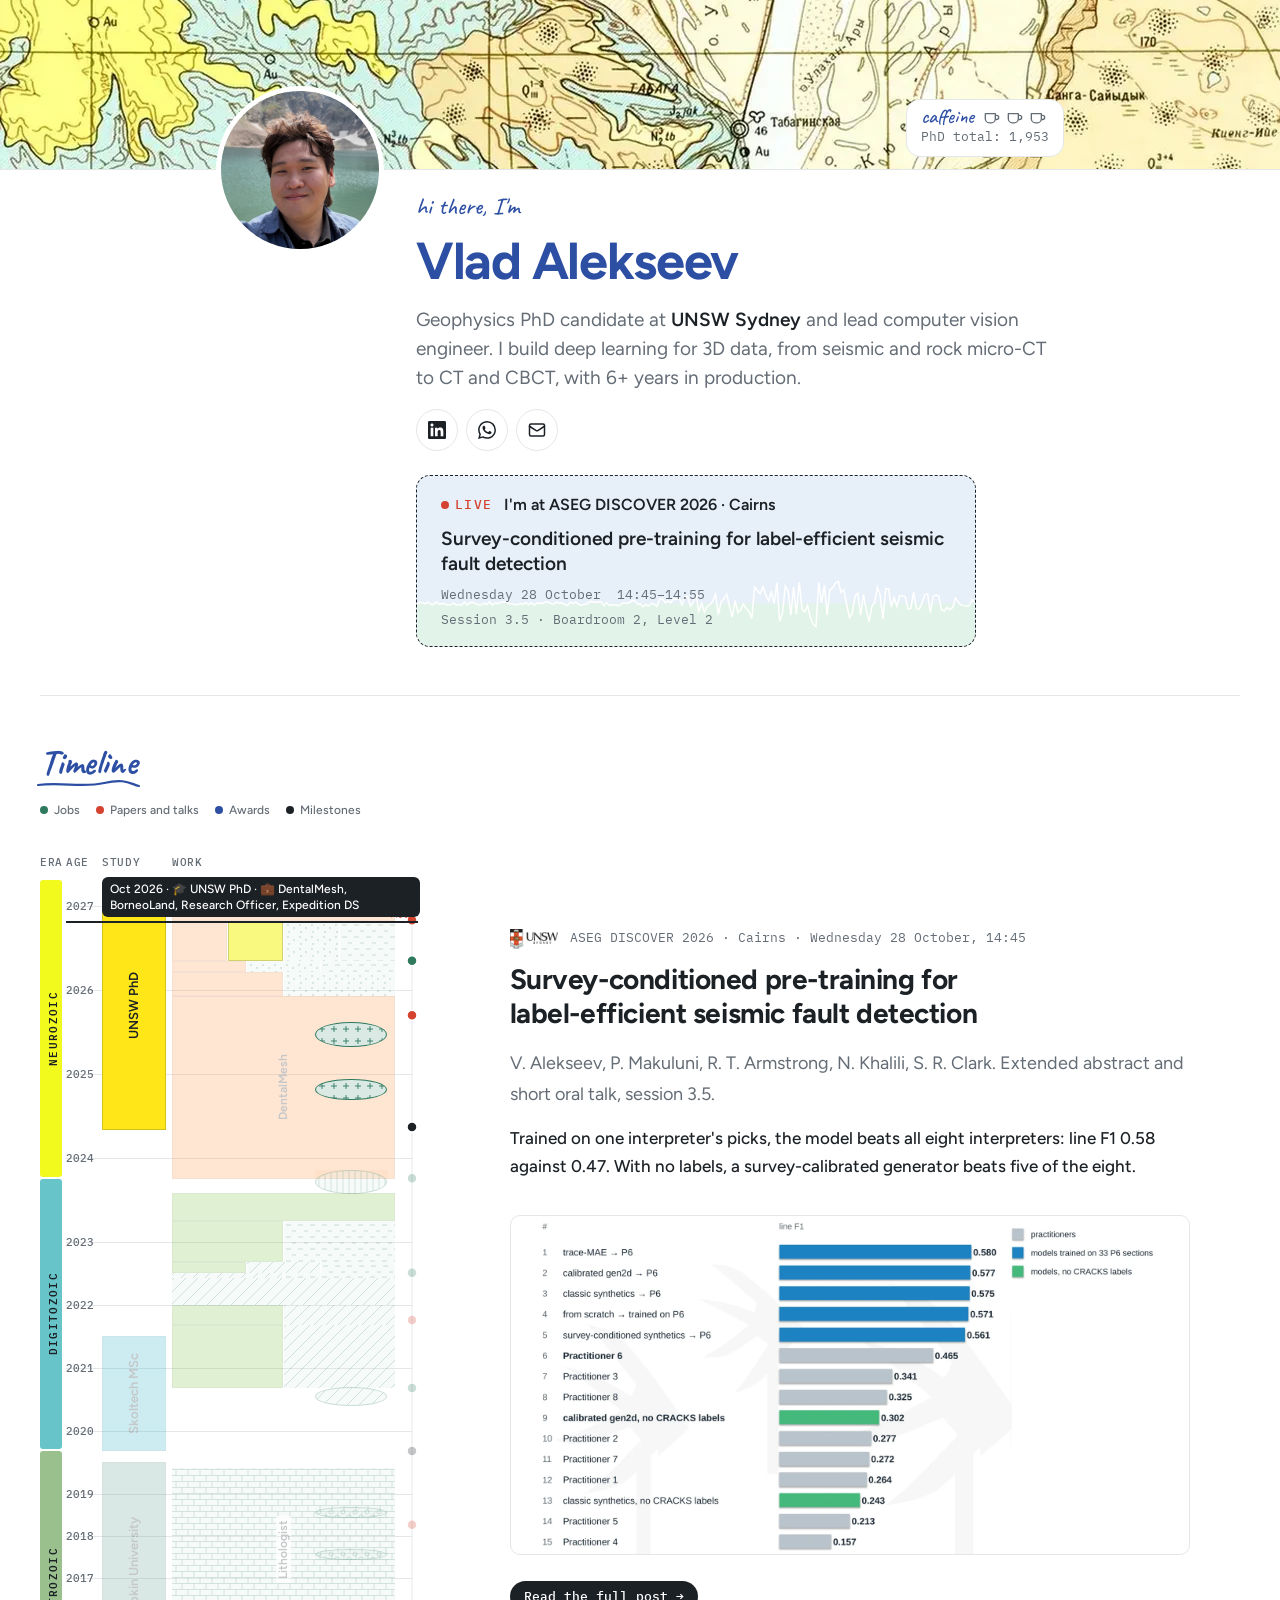
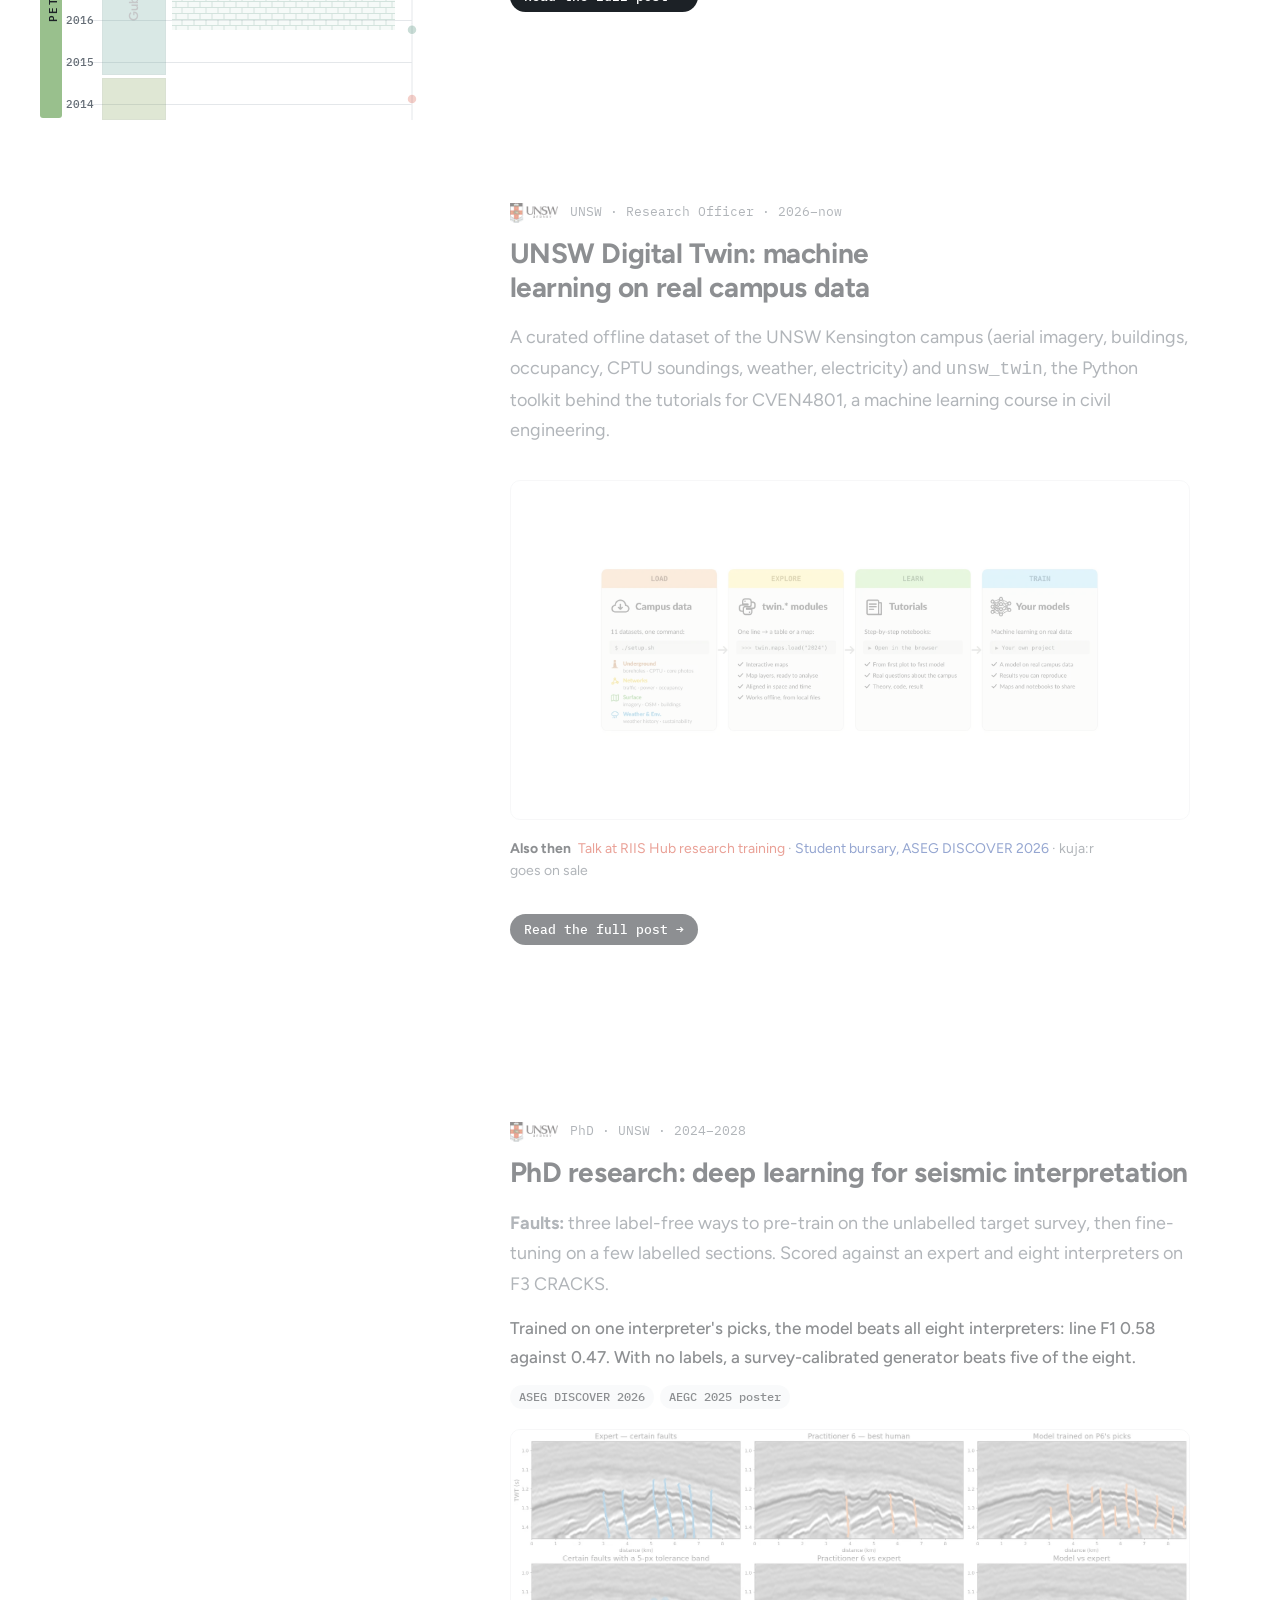
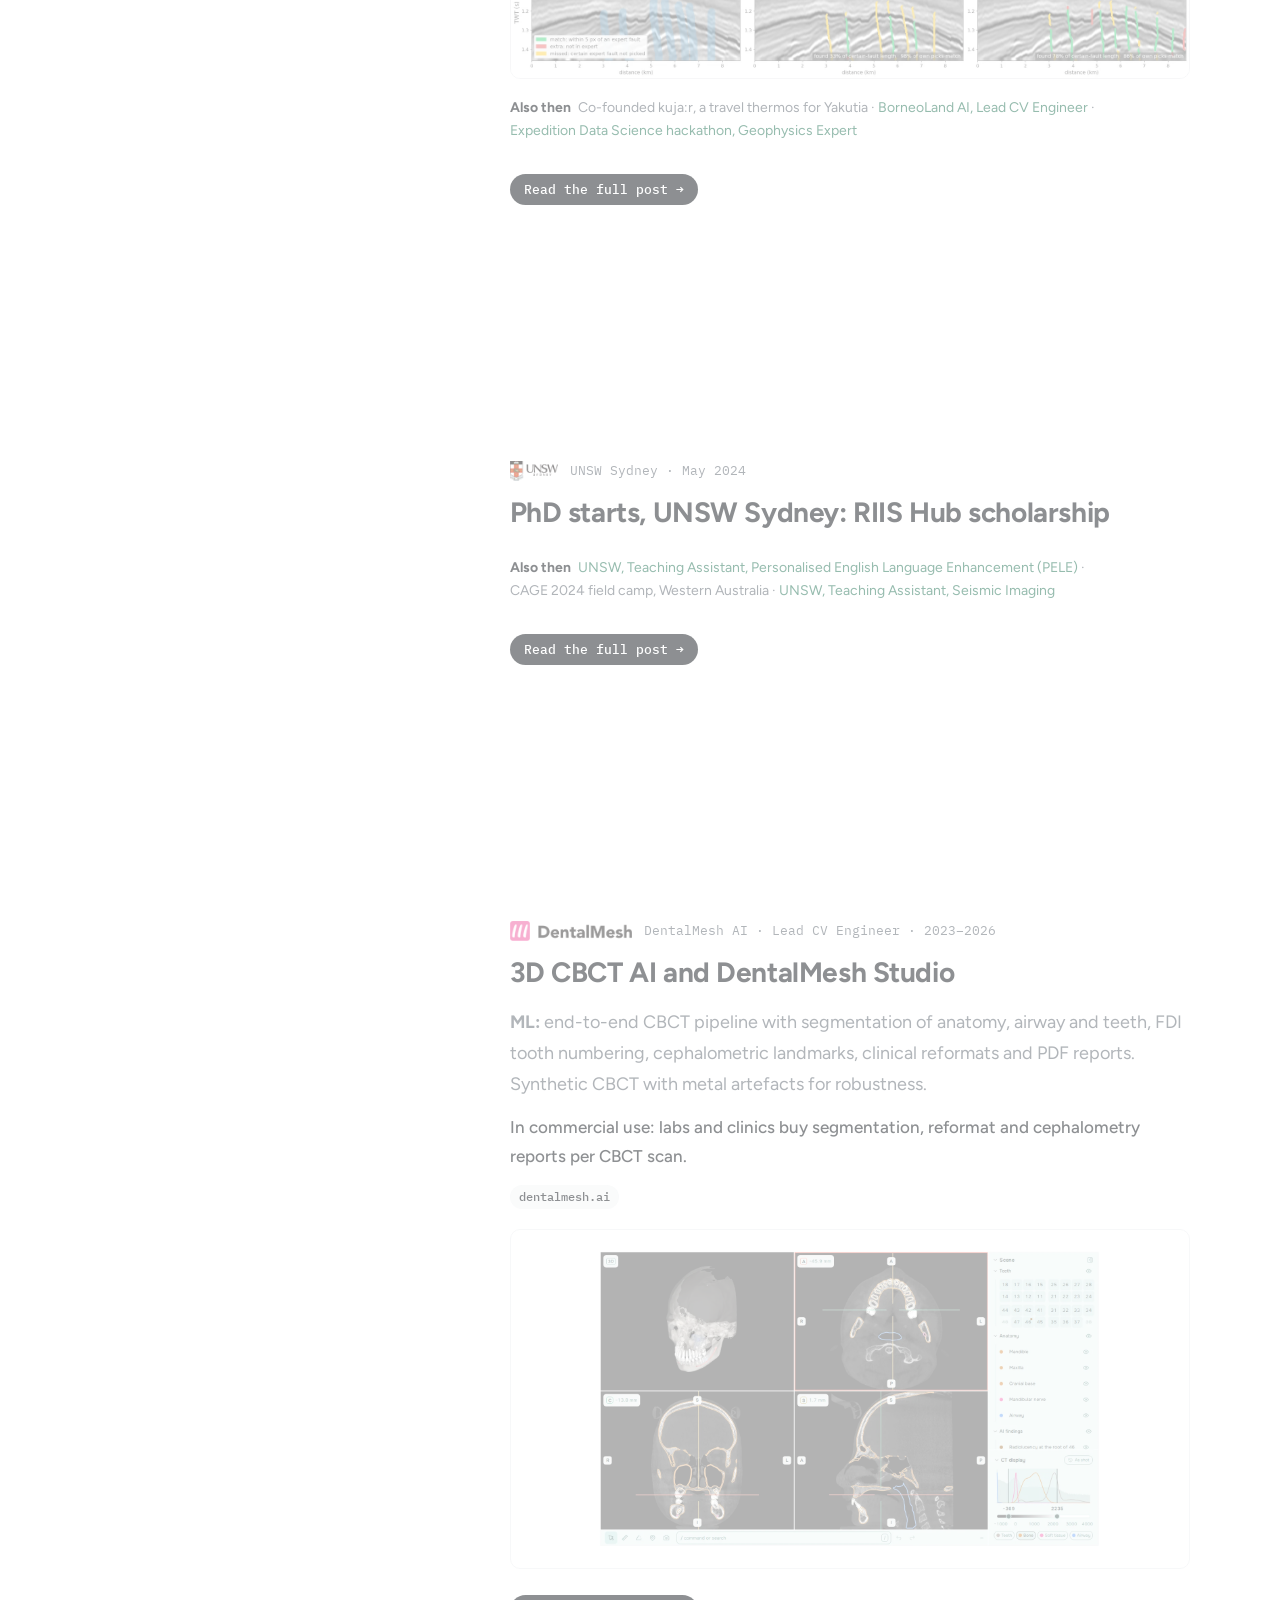
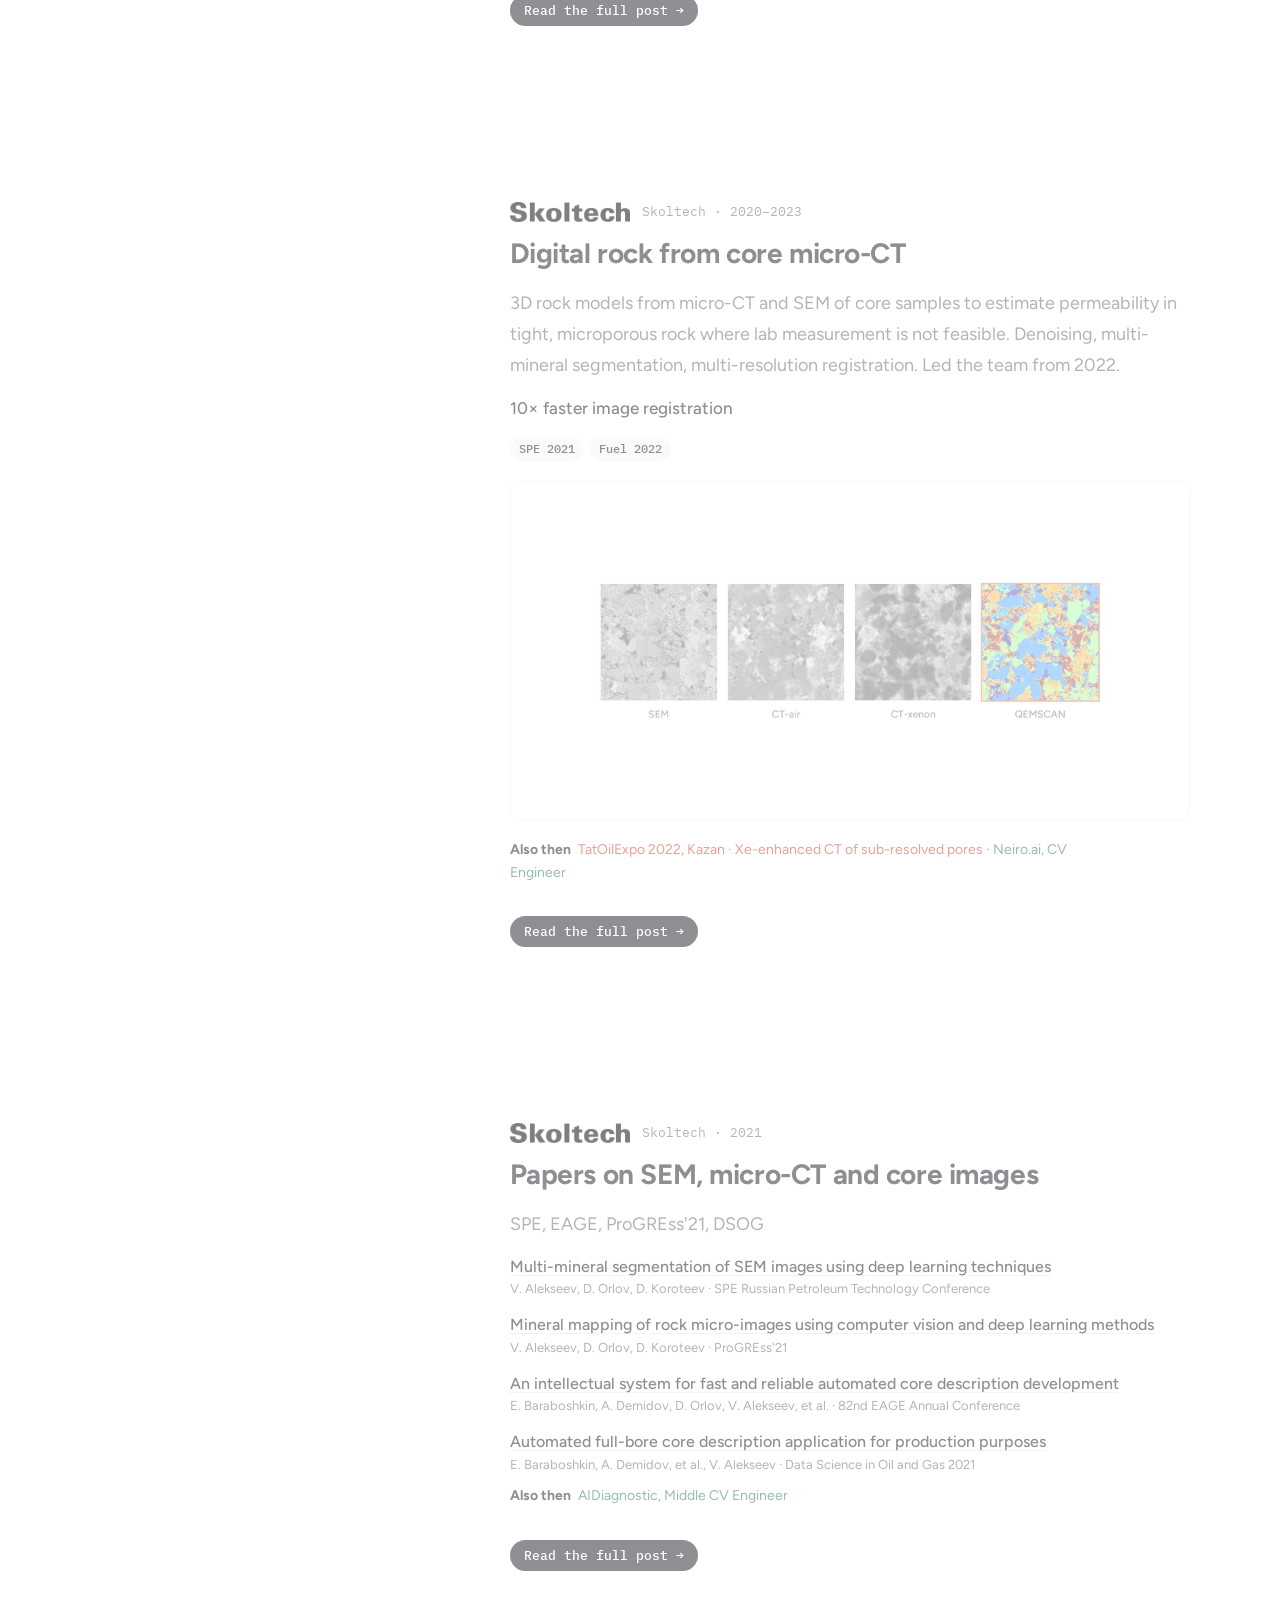
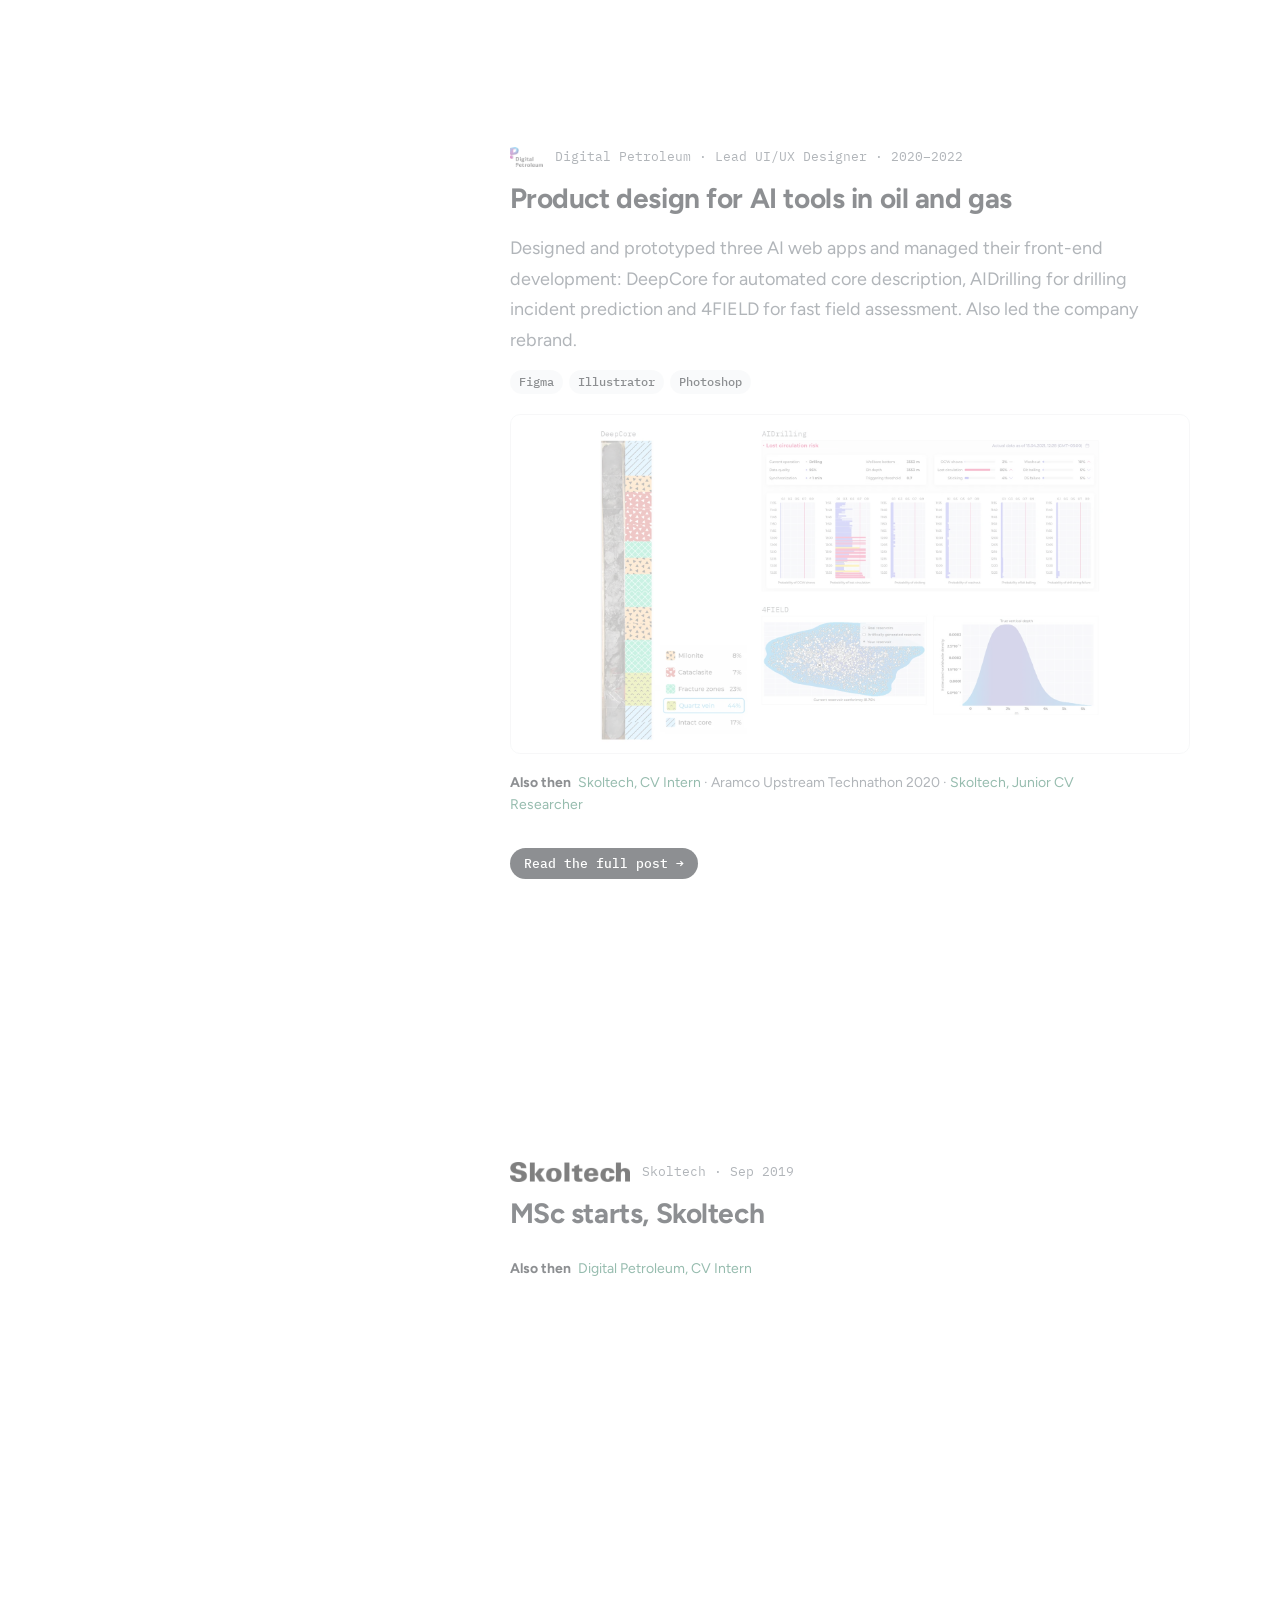
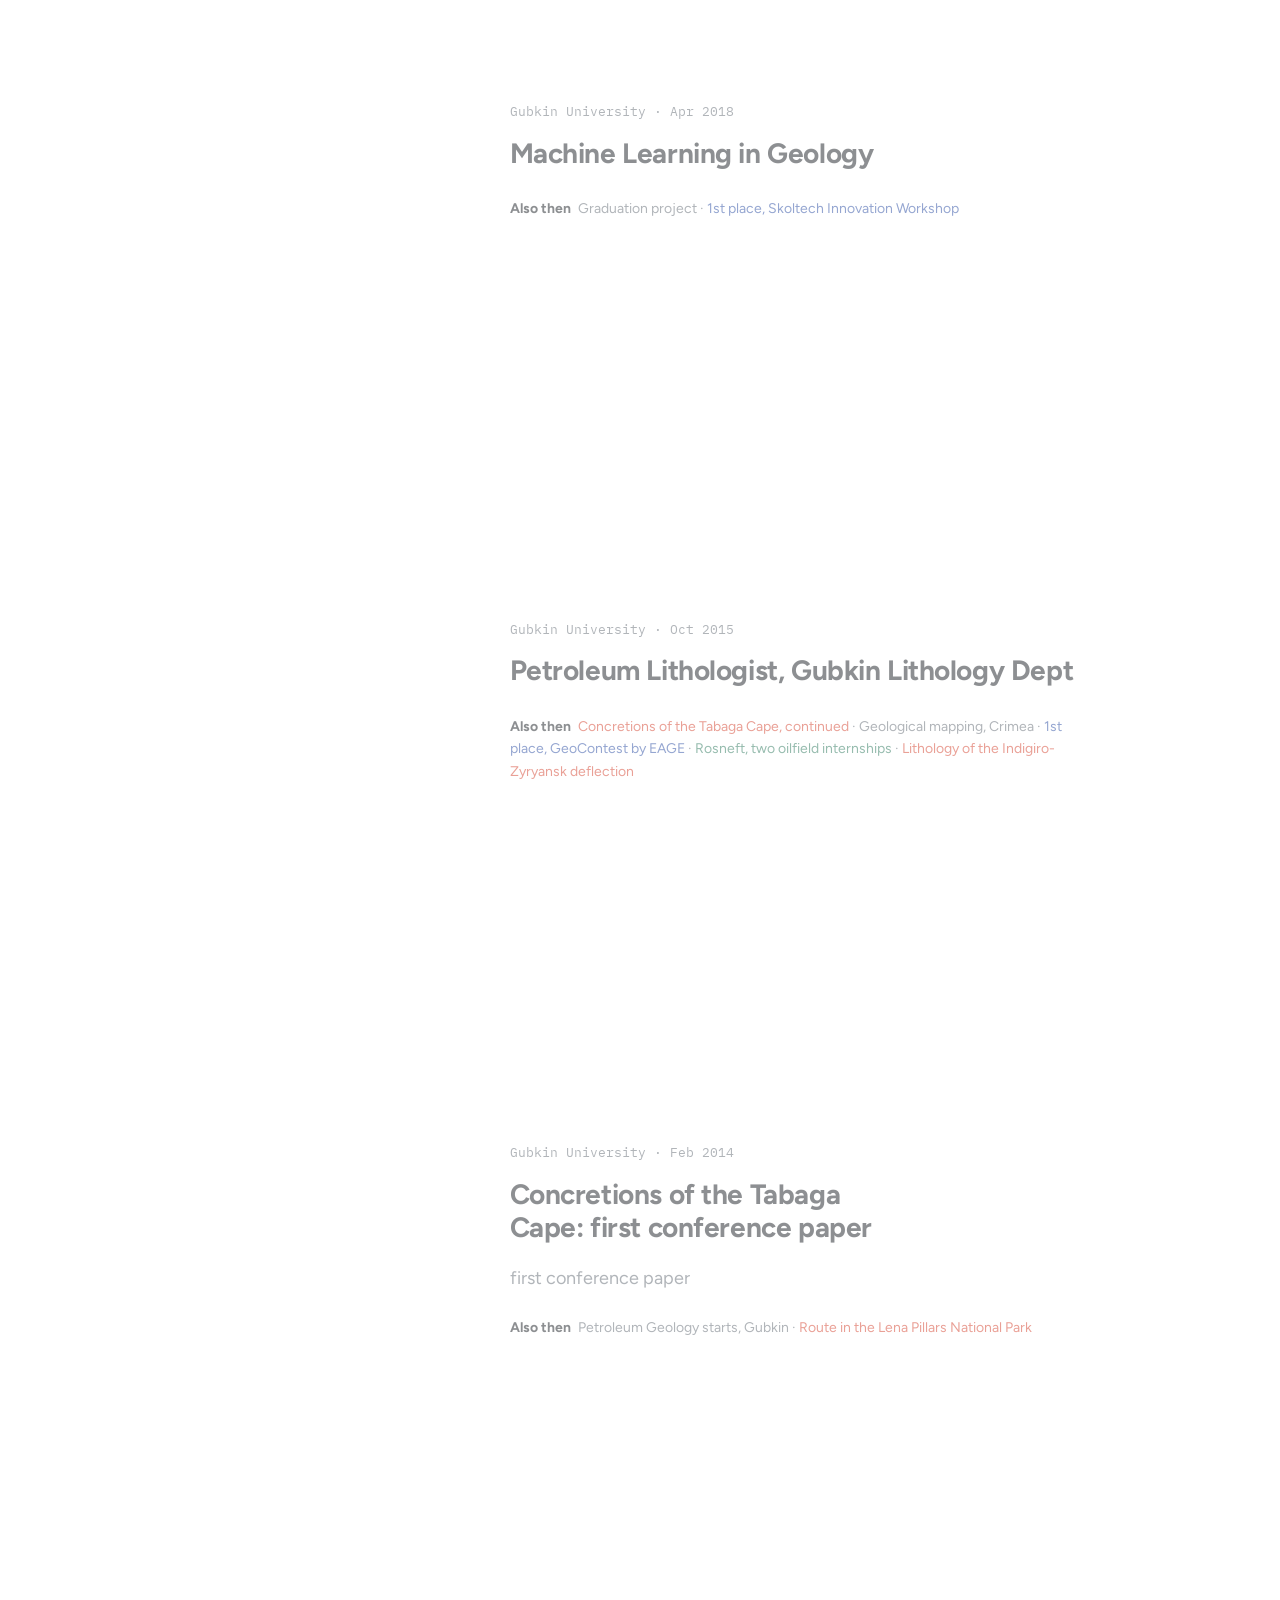
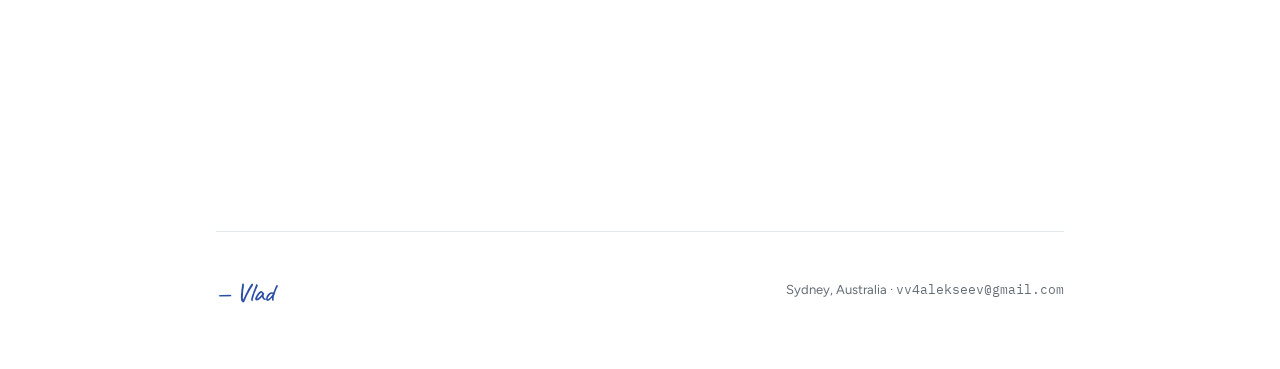
<file: card/index.html>
<!doctype html>
<html lang="en">
<head>
<base href="/">
<link rel="canonical" href="https://sirshaar.com/">
<meta charset="utf-8">
<meta name="viewport" content="width=device-width, initial-scale=1, viewport-fit=cover">
<meta name="description" content="Vlad Alekseev: geophysics PhD candidate at UNSW Sydney and lead computer vision engineer.">
<style>body{margin:0}img{max-width:100%}[hidden]{display:none!important}</style>
<title>Vladislav Alekseev</title>
<link rel="preconnect" href="https://fonts.googleapis.com">
<link rel="preconnect" href="https://fonts.gstatic.com" crossorigin>
<link rel="stylesheet" href="https://fonts.googleapis.com/css2?family=Caveat:wght@500;700&family=Figtree:wght@400;500;600;700&family=IBM+Plex+Mono:wght@400;500&display=swap">
<style>
/* Layout: map strip on top, photo overlaps its lower edge; one 880px column below. Flat: rules and whitespace, no shadows, no card fills.
   TOKENS: this block becomes src/styles/tokens.css in Astro. Single light theme by choice. */
:root {
  color-scheme: light;
  --paper: #ffffff;
  --ink: #1c2126;
  --muted: #646c75;
  --rule: #e4e7ea;
  --wash: #f4f6f7;        /* flat fill for figure placeholders and chips */
  --pen: #2c4ea3;         /* ballpoint blue for handwriting */
  --live: #d4432f;
  --map-bg: #eef1ec;
  /* Geochron fills: International Chronostratigraphic Chart colours, lightened */
  /* International Chronostratigraphic Chart (ICS/CGMW) colours */
  --ics-paleozoic: #99c08d;  --ics-mesozoic: #67c5ca;  --ics-cenozoic: #f2f91d;
  --ics-cambrian: #7fa056;   --ics-carboniferous: #67a599;
  --ics-jurassic: #34b2c9;   --ics-cretaceous: #7fc64e;
  --ics-paleogene: #fd9a52;  --ics-neogene: #ffe619;  --ics-quaternary: #f9f97f;
  --geo-work: #dbe9e4;
  --geo-work-strong: #b9d6cc;
  --geo-work-ink: #2f7a5f;

  --font-body: "Figtree", system-ui, -apple-system, "Segoe UI", sans-serif;
  --font-hand: "Caveat", "Segoe Print", "Bradley Hand", cursive;
  --font-mono: "IBM Plex Mono", ui-monospace, Menlo, monospace;

  --step--1: 0.8125rem;
  --step-0: 1rem;
  --step-1: 1.1875rem;
  --step-2: 1.5rem;
  --step-hand: 2.25rem;
  --step-3: clamp(2.125rem, 5.5vw, 3.25rem);

  --space-2: 8px; --space-3: 12px; --space-4: 16px; --space-6: 24px;
  --space-8: 32px; --space-12: 48px; --space-16: 64px;
  --maxw: 880px;
}

* { box-sizing: border-box; }
body { background: var(--paper); color: var(--ink); font-family: var(--font-body); font-size: var(--step-0); line-height: 1.6; }
a { color: inherit; text-decoration-color: var(--rule); text-underline-offset: 3px; }
a:hover { text-decoration-color: currentColor; }
a:focus-visible, button:focus-visible { outline: 2px solid var(--pen); outline-offset: 3px; border-radius: 4px; }
.wrap { max-width: var(--maxw); margin: 0 auto; padding-left: max(16px, env(safe-area-inset-left, 0px)); padding-right: max(16px, env(safe-area-inset-right, 0px)); }
.mono { font-family: var(--font-mono); font-size: var(--step--1); }
.todo { outline: 1px dashed var(--live); outline-offset: 2px; }

/* Map strip */
.map { position: relative; height: 170px; background: var(--map-bg); border-bottom: 1px solid var(--rule); overflow: hidden; }
.map img { position: absolute; inset: 0; width: 100%; height: 100%; object-fit: cover; object-position: 50% 50%; max-width: none; }

/* Hero */
.hero { display: grid; grid-template-columns: 168px minmax(0, 1fr); gap: var(--space-8); padding-bottom: var(--space-12); }
.photo { width: 168px; height: 168px; border-radius: 50%; border: 5px solid var(--paper); margin-top: -84px; object-fit: cover; max-width: none; position: relative; }
.hello { padding-top: var(--space-6); display: grid; gap: var(--space-4); min-width: 0; }
.hand-note { font: 500 1.5rem/1 var(--font-hand); color: var(--pen); margin: 0; }
h1 { font-size: var(--step-3); line-height: 1.05; letter-spacing: -0.025em; font-weight: 700; margin: 0; text-wrap: balance; color: var(--pen); }
.bio { color: var(--muted); margin: 0; max-width: 60ch; font-size: var(--step-1); line-height: 1.55; }
.bio strong { color: var(--ink); font-weight: 600; }

.icons { display: flex; flex-wrap: wrap; gap: var(--space-2); list-style: none; padding: 0; margin: 0; }
.icons a { display: inline-flex; align-items: center; justify-content: center; width: 42px; height: 42px; border: 1px solid var(--rule); border-radius: 50%; color: var(--ink); }
.icons a:hover { border-color: var(--ink); }
.icons svg { width: 18px; height: 18px; }
.icons .fill svg { fill: currentColor; }
.icons .line svg { fill: none; stroke: currentColor; stroke-width: 2; stroke-linecap: round; stroke-linejoin: round; }
.sr { position: absolute; width: 1px; height: 1px; overflow: hidden; clip: rect(0 0 0 0); white-space: nowrap; }

/* Live: conference ticket, dashed edge */
.live { margin-top: var(--space-2); border: 1.5px dashed var(--ink); border-radius: 14px; padding: var(--space-4) var(--space-6); display: grid; gap: var(--space-2); max-width: 560px;
  /* ASEG DISCOVER 2026 motif, pale: sky over ground with a seismic trace on the horizon (from the conference header art). */
  background: #e7f0f8 url("data:image/svg+xml,%3Csvg xmlns='http://www.w3.org/2000/svg' viewBox='0 0 600 200' preserveAspectRatio='none'%3E%3Crect width='600' height='150' fill='%23e7f0f8'/%3E%3Crect y='150' width='600' height='50' fill='%23e2f3e9'/%3E%3Cpath d='M0 151.0 L3 148.8 L6 148.8 L9 150.4 L12 148.2 L15 151.1 L18 151.1 L21 148.2 L24 150.7 L27 150.0 L30 150.5 L33 151.8 L36 151.9 L39 149.6 L42 151.4 L45 151.1 L48 151.9 L51 148.1 L54 151.8 L57 148.9 L60 148.5 L63 150.4 L66 151.4 L69 151.8 L72 149.5 L75 151.3 L78 148.1 L81 151.9 L84 149.2 L87 150.2 L90 148.5 L93 148.2 L96 148.0 L99 150.4 L102 150.2 L105 151.3 L108 151.4 L111 149.7 L114 151.4 L117 148.8 L120 151.5 L123 149.0 L126 151.8 L129 149.5 L132 149.7 L135 150.1 L138 148.2 L141 148.2 L144 150.2 L147 150.9 L150 148.1 L153 149.6 L156 149.4 L159 151.2 L162 152.1 L165 148.2 L168 150.2 L171 148.2 L174 151.3 L177 152.0 L180 151.0 L183 150.4 L186 147.8 L189 148.0 L192 148.7 L195 147.9 L198 148.1 L201 152.5 L204 149.2 L207 152.3 L210 151.5 L213 151.6 L216 152.5 L219 151.3 L222 149.0 L225 149.8 L228 149.2 L231 146.6 L234 146.5 L237 150.5 L240 150.2 L243 154.1 L246 151.1 L249 153.0 L252 149.8 L255 150.8 L258 153.4 L261 144.8 L264 144.4 L267 149.1 L270 147.3 L273 149.0 L276 143.9 L279 145.1 L282 143.8 L285 151.7 L288 142.1 L291 141.6 L294 153.3 L297 148.5 L300 140.4 L303 159.2 L306 149.8 L309 160.0 L312 153.5 L315 151.2 L318 147.3 L321 139.3 L324 163.0 L327 148.3 L330 144.2 L333 139.0 L336 153.1 L339 166.1 L342 146.6 L345 160.9 L348 157.3 L351 150.6 L354 156.0 L357 159.3 L360 167.6 L363 130.8 L366 134.6 L369 138.6 L372 130.5 L375 139.9 L378 147.0 L381 136.5 L384 150.0 L387 125.5 L390 170.9 L393 161.0 L396 129.4 L399 134.9 L402 163.7 L405 130.8 L408 162.7 L411 124.7 L414 156.7 L417 160.0 L420 152.3 L423 166.4 L426 174.6 L429 177.2 L432 125.0 L435 149.1 L438 128.6 L441 163.6 L444 133.7 L447 131.7 L450 125.9 L453 123.8 L456 137.2 L459 133.8 L462 151.2 L465 166.5 L468 161.3 L471 141.2 L474 137.9 L477 163.6 L480 139.3 L483 156.9 L486 171.6 L489 153.6 L492 148.8 L495 130.7 L498 140.1 L501 168.3 L504 132.5 L507 132.9 L510 153.8 L513 143.0 L516 153.5 L519 140.9 L522 140.8 L525 142.1 L528 156.6 L531 155.7 L534 136.5 L537 155.7 L540 156.9 L543 149.2 L546 140.1 L549 138.6 L552 160.8 L555 141.4 L558 139.7 L561 141.3 L564 157.7 L567 159.0 L570 154.5 L573 157.3 L576 154.9 L579 143.5 L582 148.3 L585 151.9 L588 152.5 L591 153.3 L594 152.3 L597 145.6 L600 148.9' fill='none' stroke='%23fff' stroke-width='1.5' vector-effect='non-scaling-stroke'/%3E%3C/svg%3E") center / 100% 100% no-repeat; }
.live-head { display: flex; flex-wrap: wrap; align-items: center; gap: var(--space-2) var(--space-3); }
.dot { display: inline-flex; align-items: center; gap: 6px; font: 500 var(--step--1) var(--font-mono); letter-spacing: 0.1em; text-transform: uppercase; color: var(--live); }
.dot::before { content: ""; width: 8px; height: 8px; border-radius: 50%; background: var(--live); }
@media (prefers-reduced-motion: no-preference) { .dot::before { animation: blink 1.8s ease-in-out infinite; } }
@keyframes blink { 50% { opacity: 0.3; } }
.live-head span:last-child { font-weight: 600; }
.talk-title { font-weight: 600; font-size: var(--step-1); line-height: 1.35; margin: 0; }
.talk-meta { display: flex; flex-wrap: wrap; gap: 4px var(--space-4); color: var(--muted); }
/* Sits on the map, aligned with the right edge of the content column. */
.coffee { position: absolute; bottom: 12px; right: max(16px, calc((100% - var(--maxw)) / 2 + 16px)); display: grid; grid-template-columns: auto auto; align-items: center; gap: 0 var(--space-2); margin: 0; padding: 6px 14px 8px; background: var(--paper); border: 1px solid var(--rule); border-radius: 14px; white-space: nowrap; cursor: default; }
.coffee .hand-note { font-size: 1.3rem; }
/* Caffeine meter, like a hunger bar in a game: one slot per coffee, three a day at most. */
.coffee .cups { display: inline-flex; gap: 3px; justify-self: start; }
.coffee { grid-template-columns: auto 1fr; }
.coffee .cups svg { width: 20px; height: 20px; fill: none; stroke: var(--muted); stroke-width: 1.6; stroke-linejoin: round; }
.coffee .cups svg.full { fill: var(--ink); stroke: var(--ink); }
/* On phones the photo covers the lower part of the map, so the meter moves to the top. */
.coffee .mono { grid-column: 1 / -1; color: var(--muted); }
@media (max-width: 680px) { .coffee { top: 10px; bottom: auto; } }

/* Sections */
section { padding-block: var(--space-12); border-top: 1px solid var(--rule); }
.hand { font: 700 var(--step-hand)/1 var(--font-hand); color: var(--pen); margin: 0 0 var(--space-6); display: inline-block; position: relative; }
.hand svg { position: absolute; left: -4px; right: -4px; bottom: -10px; width: calc(100% + 8px); height: 12px; overflow: visible; }
.hand path { fill: none; stroke: var(--pen); stroke-width: 2.2; stroke-linecap: round; }


.project { display: grid; gap: var(--space-3); align-content: start; min-width: 0; }
.figure { aspect-ratio: 16 / 10; max-width: 100%; border-radius: 10px; background: var(--wash); display: grid; place-items: center; text-align: center; color: var(--muted); padding: var(--space-4); }
.project-meta { color: var(--muted); display: flex; flex-wrap: wrap; gap: 4px var(--space-3); }
.project h3 { font-size: var(--step-1); line-height: 1.3; margin: 0; }
.project p { margin: 0; color: var(--muted); }
.result { color: var(--ink) !important; font-weight: 500; }
.chips { display: flex; flex-wrap: wrap; gap: 6px; }
.chip { font: 500 12px/1 var(--font-mono); padding: 6px 9px; border-radius: 999px; background: var(--wash); color: var(--ink); text-decoration: none; }

/* Legend for the dot colours on the rail. */
.geo-legend { display: flex; flex-wrap: wrap; gap: 6px var(--space-4); margin: 0 0 var(--space-6); font: 500 12px/1 var(--font-body); color: var(--muted); }
.geo-legend span { display: inline-flex; align-items: center; gap: 6px; }
.geo-legend i { width: 8px; height: 8px; border-radius: 50%; }
.paper-list { list-style: none; padding: 0; margin: 0; display: grid; gap: var(--space-3); }
.paper-list a { font-weight: 500; }
.paper-list span { display: block; color: var(--muted); font-size: var(--step--1); }
/* Scrollytelling: one-screen sticky column on the left, chapters scroll on the right */
.geo-layout { display: grid; grid-template-columns: 380px minmax(0, 1fr); gap: clamp(48px, 7vw, 96px); align-items: start; }
.geo-stick { position: sticky; top: env(safe-area-inset-top, 0px); height: 100vh; padding-block: 16px; }
.geo-chapters { padding-bottom: 30vh; }
/* Chapters read like a long-form blog: ~65ch measure, 18px/1.7 text, generous vertical rhythm, no dividers. */
.geo-chapter { min-height: 60vh; display: flex; flex-direction: column; justify-content: center; max-width: 680px; padding-block: 88px; opacity: 0.5; transform: translateY(14px); transition: opacity 0.35s ease, transform 0.45s cubic-bezier(0.2, 0.7, 0.2, 1); }
.geo-chapter figure { opacity: 0.6; transition: opacity 0.4s ease 0.12s; }
.geo-chapter.is-active figure { opacity: 1; }
.geo-lead { display: -webkit-box; -webkit-line-clamp: 4; -webkit-box-orient: vertical; overflow: hidden; }
.geo-chapter .result { display: -webkit-box; -webkit-line-clamp: 2; -webkit-box-orient: vertical; overflow: hidden; }
.geo-chapter.is-active { opacity: 1; transform: none; }
.geo-chapter-meta { display: flex; align-items: center; gap: 12px; color: var(--muted); font-size: 13px; min-width: 0; margin-bottom: 14px; }
.geo-chapter-meta .mono { min-width: 0; overflow: hidden; text-overflow: ellipsis; white-space: nowrap; }
.geo-chapter h3 { margin: 0 0 18px; font-size: 1.75rem; line-height: 1.2; letter-spacing: -0.015em; text-wrap: balance; }
.geo-chapter p { margin: 0 0 14px; color: var(--muted); max-width: 65ch; font-size: 1.125rem; line-height: 1.7; }
.geo-chapter .result { color: var(--ink); font-size: 1.0625rem; }
.geo-chapter figure { margin: 20px 0 8px; }
.geo-chapter figure img { display: block; width: 100%; max-height: 340px; object-fit: contain; border: 1px solid var(--rule); border-radius: 10px; background: var(--paper); }
.geo-chapter .geo-also { font-size: 0.875rem; line-height: 1.6; margin-top: 10px; }
.geo-also b { color: var(--ink); margin-right: 4px; }
.geo-also .paper { color: var(--live); } .geo-also .work { color: var(--geo-work-ink); } .geo-also .award { color: var(--pen); }
.geo-chapter-links { display: flex; flex-wrap: wrap; gap: 8px; margin-top: 18px; }
.geo-chapter-links .chip { padding: 9px 14px; font-size: 13px; }
.geo-post { background: var(--ink); color: var(--paper) !important; }
.geo-marker { position: absolute; height: 0; border-top: 2px solid var(--ink); z-index: 5; pointer-events: none; transition: top 0.45s cubic-bezier(0.2, 0.7, 0.2, 1); }
.geo-pill { position: absolute; z-index: 6; pointer-events: none; background: var(--ink); color: var(--paper); font: 500 12px/1.35 var(--font-body); padding: 4px 8px; border-radius: 6px; max-width: 320px; transition: top 0.45s cubic-bezier(0.2, 0.7, 0.2, 1); }
@media (max-width: 760px) {
  .geo-layout { grid-template-columns: 112px minmax(0, 1fr); gap: 14px; }
  .geo-chapter { min-height: 50vh; padding-block: 56px; }
  .geo-chapter p { font-size: 1rem; line-height: 1.65; }
  .geo-chapter figure img { max-height: 180px; }
  .geo-chapter h3 { font-size: 1.3rem; margin-bottom: 12px; }
  .geo-pill { max-width: 104px; font-size: 11px; }
  /* Narrow column: the logo gets its own line and the meta wraps instead of being cut off; the result is shown in full. */
  .geo-chapter-meta { flex-wrap: wrap; gap: 6px 8px; margin-bottom: 10px; }
  .geo-chapter-meta .mono { flex-basis: 100%; white-space: normal; overflow: visible; font-size: 12px; line-height: 1.45; }
  .geo-chapter .result { display: block; -webkit-line-clamp: unset; font-size: 1rem; }
}
@media (prefers-reduced-motion: reduce) { .geo-bar, .geo-chapter, .geo-chapter figure, .geo-marker, .geo-pill, .geo-lines [data-org] { transition: none; } .geo-chapter { transform: none; } }
#timeline { width: min(1200px, calc(100vw - 48px)); margin-left: calc((100% - min(1200px, calc(100vw - 48px))) / 2); }
/* Geochron: stratigraphic column of my career, youngest at the top. Drawn by script from #geo-data. */
.geo-head { color: var(--muted); font: 500 11px/1.2 var(--font-mono); text-transform: uppercase; letter-spacing: 0.06em; margin-bottom: var(--space-2); position: relative; height: 16px; }
.geo-head span { position: absolute; top: 0; white-space: nowrap; }
.geo { position: relative; touch-action: pan-y; }
.geo-era { position: absolute; background: var(--wash); border-radius: 3px; display: flex; align-items: center; justify-content: center; overflow: hidden; }
.geo-era b { writing-mode: vertical-rl; transform: rotate(180deg); font: 600 11px/1 var(--font-mono); letter-spacing: 0.12em; text-transform: uppercase; color: var(--ink); white-space: nowrap; }
.geo-era small { font-weight: 400; letter-spacing: 0.02em; text-transform: none; color: var(--muted); font-size: 11px; }
.geo-tick { position: absolute; height: 1px; background: var(--rule); }
.geo-year { position: absolute; transform: translateY(-50%); font: 500 11px/1 var(--font-mono); color: var(--muted); font-variant-numeric: tabular-nums; }
.geo-bar { position: absolute; border: 1px solid rgba(28, 33, 38, 0.18); display: flex; align-items: center; justify-content: center; overflow: hidden; transition: opacity 0.15s; }
.geo-bar.minor { border-color: transparent; }
.geo-bar b { writing-mode: vertical-rl; transform: rotate(180deg); font: 600 12px/1.1 var(--font-body); color: var(--ink); white-space: nowrap; }
.geo-bar.edu b { font-size: 13px; }
.geo-bar.minor b { background: rgba(255, 255, 255, 0.85); padding: 4px 1px; border-radius: 2px; }
.geo-bar.lens { border-radius: 50%; border-color: var(--geo-work-ink); }
.geo-bar-logo { position: absolute; top: 8px; left: 50%; transform: translateX(-50%); color: var(--ink); line-height: 0; }
.geo-bar.has-detail { cursor: pointer; }
.geo-bar.has-detail:hover, .geo-bar.has-detail:focus-visible { outline: 2px solid var(--pen); outline-offset: 1px; z-index: 2; }
.geo-logo { display: inline-block; vertical-align: -2px; max-width: none; }
.geo svg.geo-lines { position: absolute; inset: 0; width: 100%; height: 100%; overflow: visible; pointer-events: none; }
.geo .geo-keydot { pointer-events: auto; cursor: pointer; stroke: var(--paper); stroke-width: 1.5; }
.geo .geo-keydot:hover { stroke: var(--ink); }
.geo-lines [data-org] { transition: opacity 0.15s; }
.geo.dim .geo-bar:not(.lit), .geo.dim .geo-lines [data-org]:not(.lit) { opacity: 0.25; }
.geo-now { position: absolute; height: 0; border-top: 1.5px dashed var(--live); }
.geo-now span { position: absolute; right: 0; top: -18px; font: 700 1.1rem/1 var(--font-hand); color: var(--live); }

footer { padding-block: var(--space-12) var(--space-16); border-top: 1px solid var(--rule); color: var(--muted); font-size: var(--step--1); display: flex; flex-wrap: wrap; justify-content: space-between; gap: var(--space-4); }
footer .sign { font: 500 1.6rem/1 var(--font-hand); color: var(--pen); }

@media (max-width: 680px) {
  .map { height: 120px; }
  .hero { grid-template-columns: minmax(0, 1fr); gap: 0; }
  .photo { width: 128px; height: 128px; margin-top: -64px; }
  .hello { padding-top: var(--space-4); }
  .live { padding: var(--space-4); }
}
</style>
</head>
<body>

<div class="map">
  <picture>
    <source media="(max-width: 680px)" type="image/webp" srcset="tabaga-m-640.webp 640w, tabaga-m-960.webp 960w" sizes="100vw">
    <source type="image/webp" srcset="tabaga-d-1280.webp 1280w, tabaga-d-1950.webp 1950w" sizes="100vw">
    <img src="tabaga-d-1280.jpg" alt="Soviet geological map around Staraya Tabaga on the Lena River, Yakutia" width="1280" height="217" fetchpriority="high" decoding="async">
  </picture>
  <!-- Live coffee counter: later fed by a Cloudflare Worker (NFC tag on the coffee machine). Numbers are examples. -->
  <p class="coffee" title="2 of 3 coffees today, counted by an NFC tag on my coffee machine. The PhD total is estimated from the start on 27 May 2024 at about 2 a day."><span class="hand-note">caffeine</span><span class="cups" role="img" aria-label="2 of 3 coffees today"><svg class="full" viewBox="0 0 24 24"><path d="M4 8h12v6a5 5 0 0 1-5 5H9a5 5 0 0 1-5-5z"/><path d="M16 10h1.5a2.5 2.5 0 0 1 0 5H16" fill="none"/></svg><svg class="full" viewBox="0 0 24 24"><path d="M4 8h12v6a5 5 0 0 1-5 5H9a5 5 0 0 1-5-5z"/><path d="M16 10h1.5a2.5 2.5 0 0 1 0 5H16" fill="none"/></svg><svg viewBox="0 0 24 24"><path d="M4 8h12v6a5 5 0 0 1-5 5H9a5 5 0 0 1-5-5z"/><path d="M16 10h1.5a2.5 2.5 0 0 1 0 5H16" fill="none"/></svg></span><span class="mono" id="phd-cups">PhD total: 1,839</span></p>
  <script>
    // Coffee by the Sydney clock: cups at 7:30, 9:30 and 13:00. The PhD total starts from 1,839 cups by the end of
    // 27 Oct 2026 (estimated from the start on 27 May 2024 at about 2 a day) and adds today's cups on top.
    (() => {
      const parts = Object.fromEntries(new Intl.DateTimeFormat('en-GB', { timeZone: 'Australia/Sydney', year: 'numeric',
        month: '2-digit', day: '2-digit', hour: '2-digit', minute: '2-digit', hourCycle: 'h23' })
        .formatToParts(new Date()).map((p) => [p.type, Number(p.value)]));
      const mins = parts.hour * 60 + parts.minute;
      const cups = [7 * 60 + 30, 9 * 60 + 30, 13 * 60].filter((m) => mins >= m).length;
      const days = Math.round((Date.UTC(parts.year, parts.month - 1, parts.day) - Date.UTC(2026, 9, 28)) / 864e5);
      const total = 1839 + 3 * Math.max(0, days) + cups;
      const meter = document.querySelector('.coffee');
      meter.querySelectorAll('.cups svg').forEach((svg, i) => svg.classList.toggle('full', i < cups));
      meter.querySelector('.cups').setAttribute('aria-label', `${cups} of 3 coffees today`);
      meter.title = `${cups} of 3 coffees today. The PhD total is estimated from the start on 27 May 2024 at about 2 a day.`;
      document.getElementById('phd-cups').textContent = `PhD total: ${total.toLocaleString('en-AU')}`;
    })();
  </script>
</div>

<main class="wrap">
  <header class="hero">
    <img class="photo" src="photo.jpg" alt="Vladislav Alekseev" width="800" height="800">
    <div class="hello">
      <p class="hand-note">hi there, I'm</p>
      <h1>Vlad Alekseev</h1>
      <p class="bio">Geophysics PhD candidate at <strong>UNSW Sydney</strong> and lead computer vision engineer. I build deep learning for 3D data, from seismic and rock micro-CT to CT and CBCT, with 6+ years in production.</p>

      <ul class="icons">
        <li><a class="fill" href="https://www.linkedin.com/in/vladislav-alekseev/" title="LinkedIn"><span class="sr">LinkedIn</span><svg viewBox="0 0 24 24" aria-hidden="true"><path d="M20.447 20.452h-3.554v-5.569c0-1.328-.027-3.037-1.852-3.037-1.853 0-2.136 1.445-2.136 2.939v5.667H9.351V9h3.414v1.561h.046c.477-.9 1.637-1.85 3.37-1.85 3.601 0 4.267 2.37 4.267 5.455v6.286zM5.337 7.433c-1.144 0-2.063-.926-2.063-2.065 0-1.138.92-2.063 2.063-2.063 1.14 0 2.064.925 2.064 2.063 0 1.139-.925 2.065-2.064 2.065zm1.782 13.019H3.555V9h3.564v11.452zM22.225 0H1.771C.792 0 0 .774 0 1.729v20.542C0 23.227.792 24 1.771 24h20.451C23.2 24 24 23.227 24 22.271V1.729C24 .774 23.2 0 22.222 0h.003z"/></svg></a></li>
        <li><a class="fill" href="https://wa.me/61423349966" title="WhatsApp +61 423 349 966"><span class="sr">WhatsApp</span><svg viewBox="0 0 24 24" aria-hidden="true"><path d="M17.472 14.382c-.297-.149-1.758-.867-2.03-.967-.273-.099-.471-.148-.67.15-.197.297-.767.966-.94 1.164-.173.199-.347.223-.644.075-.297-.15-1.255-.463-2.39-1.475-.883-.788-1.48-1.761-1.653-2.059-.173-.297-.018-.458.13-.606.134-.133.298-.347.446-.52.149-.174.198-.298.298-.497.099-.198.05-.371-.025-.52-.075-.149-.669-1.612-.916-2.207-.242-.579-.487-.5-.669-.51-.173-.008-.371-.01-.57-.01-.198 0-.52.074-.792.372-.272.297-1.04 1.016-1.04 2.479 0 1.462 1.065 2.875 1.213 3.074.149.198 2.096 3.2 5.077 4.487.709.306 1.262.489 1.694.625.712.227 1.36.195 1.871.118.571-.085 1.758-.719 2.006-1.413.248-.694.248-1.289.173-1.413-.074-.124-.272-.198-.57-.347m-5.421 7.403h-.004a9.87 9.87 0 0 1-5.031-1.378l-.361-.214-3.741.982.998-3.648-.235-.374a9.86 9.86 0 0 1-1.51-5.26c.001-5.45 4.436-9.884 9.888-9.884 2.64 0 5.122 1.03 6.988 2.898a9.825 9.825 0 0 1 2.893 6.994c-.003 5.45-4.437 9.884-9.885 9.884m8.413-18.297A11.815 11.815 0 0 0 12.05 0C5.495 0 .16 5.335.157 11.892c0 2.096.547 4.142 1.588 5.945L.057 24l6.305-1.654a11.882 11.882 0 0 0 5.683 1.448h.005c6.554 0 11.89-5.335 11.893-11.893a11.821 11.821 0 0 0-3.48-8.413z"/></svg></a></li>
        <li><a class="line" href="mailto:vv4alekseev@gmail.com" title="vv4alekseev@gmail.com"><span class="sr">Email</span><svg viewBox="0 0 24 24" aria-hidden="true"><rect width="20" height="16" x="2" y="4" rx="2"/><path d="m22 7-8.97 5.7a1.94 1.94 0 0 1-2.06 0L2 7"/></svg></a></li>
      </ul>

      <!-- LIVE: remove after the conference -->
      <div class="live">
        <div class="live-head"><span class="dot">Live</span><span>I'm at ASEG DISCOVER 2026 · Cairns</span></div>
        <p class="talk-title">Survey-conditioned pre-training for label-efficient seismic fault detection</p>
        <div class="talk-meta mono"><span>Wednesday 28 October</span><span>14:45–14:55</span><span>Session 3.5 · Boardroom 2, Level 2</span></div>      </div>
    </div>
  </header>

  <section id="timeline">
    <h2 class="hand">Timeline<svg viewBox="0 0 100 12" preserveAspectRatio="none" aria-hidden="true"><path d="M2 7 C 25 4, 45 10, 65 5 S 90 6, 98 8"/></svg></h2>
    <div class="geo-legend" aria-hidden="true">
      <span><i style="background:var(--geo-work-ink)"></i>Jobs</span>
      <span><i style="background:var(--live)"></i>Papers and talks</span>
      <span><i style="background:var(--pen)"></i>Awards</span>
      <span><i style="background:var(--ink)"></i>Milestones</span>
    </div>
    <div class="geo-layout">
      <div class="geo-stick" id="geo-stick">
        <div class="geo-head" id="geo-head" aria-hidden="true"></div>
        <div class="geo" id="geo" role="img" aria-label="Career drawn as a stratigraphic column from 2014 to now"></div>
      </div>
      <div class="geo-chapters" id="geo-chapters"></div>
    </div>
    <ul class="sr" id="geo-list"></ul>
    <template id="d-phd">
        <img class="figure" src="phd-certain.webp" alt="CRACKS section 131: the expert's certain faults, the best interpreter and the model trained on that interpreter's picks, each compared with the expert" width="1600" height="585" style="padding:0; object-fit: cover; width: 100%; height: auto;">
        <div class="project-meta mono"><span>PhD · UNSW</span><span>2024–2028</span></div>
        <h3>PhD research: deep learning for seismic interpretation</h3>
        <p><strong>Faults:</strong> three label-free ways to pre-train on the unlabelled target survey, then fine-tuning on a few labelled sections. Scored against an expert and eight interpreters on F3 CRACKS.</p>
        <p class="result">Trained on one interpreter's picks, the model beats all eight interpreters: line F1 0.58 against 0.47. With no labels, a survey-calibrated generator beats five of the eight.</p>
        <p><strong>Relative geologic time:</strong> a systematic evaluation of a published 3D HRNet RGT model, trained on 2,000 synthetic volumes, on held-out synthetics and on F3 and Thebe field data, with sparse horizon guidance.</p>
        <p class="result">Horizon guidance cuts the error from 4.05 to 0.74 samples on held-out synthetics. A memory-lean rewrite runs a full volume in 2.2 s on one 16 GB GPU.</p>
        <div class="chips"><span class="chip">ASEG DISCOVER 2026</span><span class="chip">AEGC 2025 poster</span></div>
          </template>
    <template id="d-twin">
        <img class="figure" src="unsw-twin-v2.webp" alt="unsw_twin: load campus data, explore it, learn with tutorials, train models" width="1600" height="1000" style="padding:0; width: 100%; height: auto;">
        <div class="project-meta mono"><span>UNSW · Research Officer</span><span>2026–now</span></div>
        <h3>UNSW Digital Twin: machine learning on real campus data</h3>
        <p>A curated offline dataset of the UNSW Kensington campus (aerial imagery, buildings, occupancy, CPTU soundings, weather, electricity) and <code>unsw_twin</code>, the Python toolkit behind the tutorials for CVEN4801, a machine learning course in civil engineering.</p>
          </template>
    <template id="d-microct">
        <img class="figure" src="micro-ct-v2.webp" alt="The same rock sample in SEM, micro-CT, xenon-enhanced CT and a QEMSCAN mineral map" width="1600" height="1000" style="padding:0; width: 100%; height: auto;">
        <div class="project-meta mono"><span>Skoltech</span><span>2020–2023</span></div>
        <h3>Digital rock from core micro-CT</h3>
        <p>3D rock models from micro-CT and SEM of core samples to estimate permeability in tight, microporous rock where lab measurement is not feasible. Denoising, multi-mineral segmentation, multi-resolution registration. Led the team from 2022.</p>
        <p class="result">10× faster image registration</p>
        <div class="chips"><a class="chip" href="https://onepetro.org/SPERPTC/proceedings-abstract/21RPTC/3-21RPTC/D031S017R004/470421">SPE 2021</a><a class="chip" href="https://www.sciencedirect.com/science/article/abs/pii/S0016236122021093">Fuel 2022</a></div>
          </template>
    <template id="d-dentalmesh">
        <img class="figure" src="studio-v2.webp" alt="DentalMesh Studio: 3D view, three CBCT slices with segmentation and an FDI tooth chart" width="1600" height="1000" style="padding:0; width: 100%; height: auto;">
        <div class="project-meta mono"><span>DentalMesh AI · Lead CV Engineer</span><span>2023–2026</span></div>
        <h3>3D CBCT AI and DentalMesh Studio</h3>
        <p><strong>ML:</strong> end-to-end CBCT pipeline with segmentation of anatomy, airway and teeth, FDI tooth numbering, cephalometric landmarks, clinical reformats and PDF reports. Synthetic CBCT with metal artefacts for robustness.</p>
        <p><strong>Studio:</strong> a 3D CBCT viewer where every action is also a typed command in English or Russian, with tissue isolation, measurements and full undo.</p>
        <p class="result">In commercial use: labs and clinics buy segmentation, reformat and cephalometry reports per CBCT scan.</p>
        <div class="chips"><a class="chip" href="https://dentalmesh.ai">dentalmesh.ai</a></div>
          </template>
    <template id="d-orion">
        <div class="project-meta mono"><span>BorneoLand AI · Lead CV Engineer</span><span>2025–now</span></div>
        <h3>ORION: computer vision for school safety</h3>
        <p>ORION turns existing school cameras into an always-on safety monitor, with behaviour analysis, stranger and restricted-zone alerts, and an interactive campus map.</p>
        <div class="chips"><a class="chip" href="https://blaitech.com">blaitech.com</a></div>
          </template>
    <template id="d-dp">
        <img class="figure" src="digital-petroleum-v2.webp" alt="Interfaces of DeepCore and 4FIELD and the AIDrilling logo" width="1600" height="1000" style="padding:0; width: 100%; height: auto;">
        <div class="project-meta mono"><span>Digital Petroleum · Lead UI/UX Designer</span><span>2020–2022</span></div>
        <h3>Product design for AI tools in oil and gas</h3>
        <p>Designed and prototyped three AI web apps and managed their front-end development: DeepCore for automated core description, AIDrilling for drilling incident prediction and 4FIELD for fast field assessment. Also led the company rebrand.</p>
        <div class="chips"><span class="chip">Figma</span><span class="chip">Illustrator</span><span class="chip">Photoshop</span></div>
          </template>
    <template id="d-aseg">
        <div class="project-meta mono"><span>ASEG DISCOVER 2026 · Cairns</span><span>Wednesday 28 October, 14:45</span></div>
        <h3>Survey-conditioned pre-training for label-efficient seismic fault detection</h3>
        <img class="figure" src="phd-leaderboard.webp" alt="Ranking by line F1 against the expert: models trained on one interpreter's picks score 0.56 to 0.58, above all eight interpreters" width="1600" height="860" style="padding:0; width: 100%; height: auto;">
        <p>V. Alekseev, P. Makuluni, R. T. Armstrong, N. Khalili, S. R. Clark. Extended abstract and short oral talk, session 3.5.</p>
        <p class="result">Trained on one interpreter's picks, the model beats all eight interpreters: line F1 0.58 against 0.47. With no labels, a survey-calibrated generator beats five of the eight.</p>
    </template>
    <template id="d-papers2021">
        <div class="project-meta mono"><span>Skoltech</span><span>2021</span></div>
        <h3>Papers on SEM, micro-CT and core images</h3>
        <ul class="paper-list">
          <li><a href="https://onepetro.org/SPERPTC/proceedings-abstract/21RPTC/3-21RPTC/D031S017R004/470421">Multi-mineral segmentation of SEM images using deep learning techniques</a><span>V. Alekseev, D. Orlov, D. Koroteev · SPE Russian Petroleum Technology Conference</span></li>
          <li><a href="https://www.earthdoc.org/content/papers/10.3997/2214-4609.202159046">Mineral mapping of rock micro-images using computer vision and deep learning methods</a><span>V. Alekseev, D. Orlov, D. Koroteev · ProGREss'21</span></li>
          <li><a href="https://www.earthdoc.org/content/papers/10.3997/2214-4609.202112886">An intellectual system for fast and reliable automated core description development</a><span>E. Baraboshkin, A. Demidov, D. Orlov, V. Alekseev, et al. · 82nd EAGE Annual Conference</span></li>
          <li><a href="https://www.earthdoc.org/content/papers/10.3997/2214-4609.202156016">Automated full-bore core description application for production purposes</a><span>E. Baraboshkin, A. Demidov, et al., V. Alekseev · Data Science in Oil and Gas 2021</span></li>
        </ul>
    </template>
    <!-- Data: decimal years (2019.5 = July 2019). Becomes a content collection in Astro. -->
    <script type="application/json" id="geo-data">
{
  "range": [
    2013.6,
    2027.3
  ],
  "now": 2026.82,
  "education": [
    {
      "name": "High school",
      "from": 2013.6,
      "to": 2014.6,
      "color": "--ics-cambrian"
    },
    {
      "name": "Gubkin University",
      "full": "Gubkin University · Specialist, Geological Modelling",
      "from": 2014.67,
      "to": 2019.5,
      "color": "--ics-carboniferous",
      "org": "gubkin"
    },
    {
      "name": "Skoltech MSc",
      "full": "Skoltech · MSc, Petroleum Engineering",
      "from": 2019.67,
      "to": 2021.5,
      "color": "--ics-jurassic",
      "org": "skoltech"
    },
    {
      "name": "UNSW PhD",
      "full": "UNSW Sydney · PhD, Geophysics (to 2028)",
      "from": 2024.33,
      "to": 2028.5,
      "color": "--ics-neogene",
      "detail": "d-phd",
      "org": "unsw"
    }
  ],
  "work": [
    {
      "name": "Lithologist",
      "full": "Petroleum Lithologist, Gubkin Lithology Dept",
      "from": 2015.75,
      "to": 2019.4,
      "org": "gubkin",
      "pattern": "brick",
      "key": true,
      "short": "Lithologist, Gubkin"
    },
    {
      "name": "Rosneft",
      "full": "Rosneft, oilfield internship",
      "from": 2017.45,
      "to": 2017.65,
      "org": "rosneft",
      "pattern": "gravel"
    },
    {
      "name": "Rosneft",
      "full": "Rosneft, oilfield internship",
      "from": 2018.45,
      "to": 2018.65,
      "org": "rosneft",
      "pattern": "gravel"
    },
    {
      "name": "DP intern",
      "full": "Digital Petroleum, CV Intern",
      "from": 2020.42,
      "to": 2020.67,
      "org": "dp",
      "pattern": "hatch"
    },
    {
      "name": "Digital Petroleum",
      "full": "Digital Petroleum, Lead UI/UX Designer",
      "from": 2020.67,
      "to": 2022.67,
      "detail": "d-dp",
      "org": "dp",
      "pattern": "hatch",
      "thumb": "thumb-dp-v2.webp",
      "key": true,
      "short": "UI/UX lead, Digital Petroleum"
    },
    {
      "name": "Skoltech",
      "full": "Skoltech, CV Intern",
      "from": 2020.67,
      "to": 2021.67,
      "detail": "d-microct",
      "org": "skoltech",
      "main": true,
      "color": "--ics-cretaceous"
    },
    {
      "name": "Skoltech",
      "full": "Skoltech, Junior CV Researcher",
      "from": 2021.67,
      "to": 2022.0,
      "detail": "d-microct",
      "org": "skoltech",
      "main": true,
      "color": "--ics-cretaceous"
    },
    {
      "name": "AIDiagnostic",
      "full": "AIDiagnostic, Middle CV Engineer",
      "from": 2022.42,
      "to": 2023.25,
      "org": "aid",
      "pattern": "shale"
    },
    {
      "name": "Skoltech lead",
      "full": "Skoltech, Lead CV Engineer",
      "from": 2022.5,
      "to": 2023.58,
      "detail": "d-microct",
      "org": "skoltech",
      "main": true,
      "color": "--ics-cretaceous",
      "thumb": "thumb-microct-v2.webp",
      "key": true,
      "short": "Lead CV, Skoltech"
    },
    {
      "name": "Neiro",
      "full": "Neiro.ai, CV Engineer",
      "from": 2023.58,
      "to": 2023.83,
      "org": "neiro",
      "pattern": "vert"
    },
    {
      "name": "DentalMesh",
      "full": "DentalMesh AI, Lead CV Engineer",
      "from": 2023.75,
      "to": 2026.92,
      "detail": "d-dentalmesh",
      "org": "dentalmesh",
      "main": true,
      "color": "--ics-paleogene",
      "thumb": "thumb-studio-v2.webp",
      "key": true,
      "short": "Lead CV, DentalMesh"
    },
    {
      "name": "TA",
      "full": "UNSW, Teaching Assistant, Seismic Imaging",
      "from": 2025.33,
      "to": 2025.6,
      "org": "unsw",
      "pattern": "cross"
    },
    {
      "name": "BorneoLand",
      "full": "BorneoLand AI, Lead CV Engineer",
      "from": 2025.92,
      "to": 2026.82,
      "current": true,
      "detail": "d-orion",
      "org": "borneoland",
      "pattern": "sand"
    },
    {
      "name": "Research Officer",
      "full": "UNSW, Research Officer (UNSW Digital Twin)",
      "from": 2026.34,
      "to": 2026.82,
      "current": true,
      "detail": "d-twin",
      "org": "unsw",
      "main": true,
      "color": "--ics-quaternary",
      "thumb": "thumb-twin-v2.webp",
      "key": true,
      "short": "UNSW Digital Twin"
    },
    {
      "name": "Expedition DS",
      "full": "Expedition Data Science hackathon, Geophysics Expert",
      "org": "expds",
      "pattern": "shale",
      "from": 2026.21,
      "to": 2026.82,
      "current": true
    },
    {
      "name": "PELE TA",
      "full": "UNSW, Teaching Assistant, Personalised English Language Enhancement (PELE)",
      "org": "unsw",
      "pattern": "cross",
      "from": 2024.7,
      "to": 2024.92
    }
  ],
  "events": [
    {
      "t": 2026.82,
      "kind": "paper",
      "text": "ASEG DISCOVER talk",
      "note": "label-efficient fault detection",
      "detail": "d-aseg",
      "org": "unsw",
      "thumb": "thumb-fault-v2.webp",
      "key": true,
      "short": "ASEG DISCOVER talk"
    },
    {
      "t": 2026.6,
      "kind": "award",
      "text": "Student bursary, ASEG DISCOVER 2026",
      "org": "unsw"
    },
    {
      "t": 2026.6,
      "kind": "milestone",
      "text": "kuja:r goes on sale"
    },
    {
      "t": 2026.54,
      "kind": "paper",
      "text": "Talk at RIIS Hub research training",
      "org": "unsw"
    },
    {
      "t": 2025.85,
      "kind": "milestone",
      "text": "Co-founded kuja:r, a travel thermos for Yakutia"
    },
    {
      "t": 2025.69,
      "kind": "paper",
      "text": "AEGC 2025 poster, Perth",
      "note": "synthetic data for seismic imaging",
      "detail": "d-phd",
      "org": "unsw",
      "key": true,
      "short": "AEGC 2025 poster"
    },
    {
      "t": 2024.73,
      "kind": "milestone",
      "text": "CAGE 2024 field camp, Western Australia",
      "note": "ASEG Camp for Applied Geophysics Excellence",
      "org": "unsw"
    },
    {
      "t": 2024.36,
      "kind": "milestone",
      "text": "PhD starts, UNSW Sydney",
      "note": "RIIS Hub scholarship",
      "detail": "d-phd",
      "org": "unsw",
      "start": true,
      "key": true,
      "short": "PhD, UNSW"
    },
    {
      "t": 2022.85,
      "kind": "paper",
      "text": "Xe-enhanced CT of sub-resolved pores",
      "note": "Fuel",
      "href": "https://www.sciencedirect.com/science/article/abs/pii/S0016236122021093",
      "org": "skoltech"
    },
    {
      "t": 2022.7,
      "kind": "paper",
      "text": "TatOilExpo 2022, Kazan",
      "note": "digital core models",
      "detail": "d-microct",
      "org": "skoltech"
    },
    {
      "t": 2021.75,
      "kind": "paper",
      "text": "4 papers on SEM and core images",
      "note": "SPE, EAGE, ProGREss'21, DSOG",
      "detail": "d-papers2021",
      "org": "skoltech",
      "key": true,
      "short": "4 papers on core images"
    },
    {
      "t": 2020.87,
      "kind": "milestone",
      "text": "Aramco Upstream Technathon 2020",
      "note": "digital rock from 2D images",
      "org": "skoltech"
    },
    {
      "t": 2019.67,
      "kind": "milestone",
      "text": "MSc starts, Skoltech",
      "org": "skoltech",
      "start": true,
      "key": true,
      "short": "MSc, Skoltech"
    },
    {
      "t": 2019.6,
      "kind": "award",
      "text": "1st place, Skoltech Innovation Workshop",
      "org": "skoltech"
    },
    {
      "t": 2019.45,
      "kind": "milestone",
      "text": "Graduation project",
      "note": "Botuobi horizon heterogeneity",
      "org": "gubkin"
    },
    {
      "t": 2018.25,
      "kind": "paper",
      "text": "Machine Learning in Geology",
      "org": "gubkin",
      "key": true,
      "short": "ML in Geology"
    },
    {
      "t": 2018.2,
      "kind": "paper",
      "text": "Lithology of the Indigiro-Zyryansk deflection",
      "org": "gubkin"
    },
    {
      "t": 2017.3,
      "kind": "award",
      "text": "1st place, GeoContest by EAGE",
      "org": "gubkin"
    },
    {
      "t": 2016.6,
      "kind": "milestone",
      "text": "Geological mapping, Crimea",
      "org": "gubkin"
    },
    {
      "t": 2016.15,
      "kind": "paper",
      "text": "Concretions of the Tabaga Cape, continued",
      "org": "gubkin"
    },
    {
      "t": 2015.3,
      "kind": "paper",
      "text": "Route in the Lena Pillars National Park",
      "org": "gubkin"
    },
    {
      "t": 2014.67,
      "kind": "milestone",
      "text": "Petroleum Geology starts, Gubkin",
      "org": "gubkin",
      "start": true
    },
    {
      "t": 2014.1,
      "kind": "paper",
      "text": "Concretions of the Tabaga Cape",
      "note": "first conference paper",
      "org": "gubkin",
      "key": true,
      "short": "First paper: Tabaga Cape"
    }
  ],
  "orgs": {
    "unsw": {
      "name": "UNSW Sydney",
      "logo": "logo-unsw.png",
      "ratio": 2.4
    },
    "skoltech": {
      "name": "Skoltech",
      "logo": "logo-skoltech.png",
      "ratio": 6.0
    },
    "rosneft": {
      "name": "Rosneft",
      "logo": "logo-rosneft.png",
      "ratio": 1.45
    },
    "dp": {
      "name": "Digital Petroleum",
      "logo": "logo-dp.png",
      "ratio": 1.65
    },
    "dentalmesh": {
      "name": "DentalMesh AI",
      "logo": "logo-dentalmesh.png",
      "ratio": 6.11
    },
    "borneoland": {
      "name": "BorneoLand AI",
      "logo": "logo-borneoland.png",
      "ratio": 4.84
    },
    "gubkin": {
      "name": "Gubkin University"
    },
    "aid": {
      "name": "AIDiagnostic"
    },
    "neiro": {
      "name": "Neiro.ai"
    },
    "expds": {
      "name": "Expedition Data Science"
    }
  },
  "eras": [
    {
      "name": "Petrozoic",
      "note": "geology",
      "from": 2013.6,
      "to": 2019.67,
      "color": "--ics-paleozoic"
    },
    {
      "name": "Digitozoic",
      "note": "digital rock & computer vision",
      "from": 2019.67,
      "to": 2023.75,
      "color": "--ics-mesozoic"
    },
    {
      "name": "Neurozoic",
      "note": "3D AI for subsurface & medicine",
      "from": 2023.75,
      "to": 2027.3,
      "color": "--ics-cenozoic"
    }
  ]
}
</script>
  </section>

  <script>
  // Geochron, scrollytelling: a one-screen column sticks on the left, chapters scroll on the right.
  // The chapter in the middle of the screen moves the time marker and lights up its layers.
  (function () {
    const data = JSON.parse(document.getElementById('geo-data').textContent);
    const root = document.getElementById('geo'), head = document.getElementById('geo-head'), stick = document.getElementById('geo-stick');
    const chaptersEl = document.getElementById('geo-chapters');
    const css = (v) => getComputedStyle(document.documentElement).getPropertyValue(v).trim();
    const fmt = (t) => Math.floor(t + 1e-6);
    const MONTHS = ['Jan', 'Feb', 'Mar', 'Apr', 'May', 'Jun', 'Jul', 'Aug', 'Sep', 'Oct', 'Nov', 'Dec'];
    const month = (t) => MONTHS[Math.min(11, Math.floor((t - Math.floor(t)) * 12))] + ' ' + Math.floor(t);
    const orgs = data.orgs;
    const reduce = matchMedia('(prefers-reduced-motion: reduce)').matches;

    // Accessible list, same data
    const list = document.getElementById('geo-list');
    [...data.education, ...data.work].sort((a, b) => b.from - a.from).forEach((d) => {
      const li = document.createElement('li');
      li.textContent = `${fmt(d.from)}–${d.current ? 'now' : fmt(d.to)}: ${d.full || d.name}`;
      list.append(li);
    });

    // Uneven time scale: before 2019 a year takes half the height of a recent year.
    const weight = (t) => (t < 2019 ? 0.5 : t < 2023 ? 0.75 : 1);
    function dist(a, b) {
      let s = 0, x = a;
      for (const br of [2019, 2023, Infinity]) {
        if (x >= b) break;
        const e = Math.min(b, br);
        if (e > x) { s += (e - x) * weight(x); x = e; }
      }
      return s;
    }
    // Lithology patterns for jobs that are not main ones, as in a core log legend.
    const PATTERN_SVG = {
      brick: '<path d="M0 .5H12M0 6.5H12M3 .5V6.5M9 6.5V12" stroke-width=".8" fill="none"/>',
      hatch: '<path d="M-3 3L3 -3M0 12L12 0M9 15L15 9" stroke-width=".9"/>',
      shale: '<path d="M1 3H6M7 9H11" stroke-width="1"/>',
      sand: '<g stroke="none"><circle cx="3" cy="3" r=".9"/><circle cx="9" cy="6" r=".9"/><circle cx="4" cy="10" r=".9"/></g>',
      gravel: '<g fill="none" stroke-width=".8"><circle cx="3" cy="4" r="2"/><circle cx="9" cy="9" r="2"/></g>',
      vert: '<path d="M3 0V12M9 0V12" stroke-width=".8"/>',
      cross: '<path d="M6 3V9M3 6H9" stroke-width=".9"/>',
    };
    const patternUrl = (name, ink) => `url("data:image/svg+xml,${encodeURIComponent(
      `<svg xmlns="http://www.w3.org/2000/svg" width="12" height="12" stroke="${ink}" fill="${ink}">${PATTERN_SVG[name]}</svg>`)}")`;
    // Jobs shorter than this are drawn as lenses inside the column instead of taking a share of it.
    const isShort = (d) => !d.main && d.to - d.from < 0.4;
    // Split time into intervals; in each one, the jobs running then share the column width equally.
    function cuttings(items) {
      const bps = [...new Set(items.flatMap((d) => [d.from, d.to]))].sort((a, b) => a - b);
      const out = [];
      for (let i = 0; i + 1 < bps.length; i++) {
        const a = bps[i], b = bps[i + 1];
        const act = items.filter((d) => d.from <= a + 1e-6 && d.to >= b - 1e-6)
          .sort((p, q) => (!!q.main - !!p.main) || (p.from - q.from));
        if (act.length) out.push({ a, b, act });
      }
      return out;
    }
    function logo(org, h) {
      const o = orgs[org];
      if (!o || !o.logo) return '';
      return `<img class="geo-logo" src="${o.logo}" alt="${o.name}" width="${Math.round(h * o.ratio)}" height="${Math.round(h)}">`;
    }

    // All events, newest first. Job starts count as events so every role has a date mark.
    const allEvents = [
      ...data.events,
      ...data.work.filter((d) => d.name !== 'Rosneft' || d.from < 2018).map((d) => ({
        t: d.from, kind: 'work', org: d.org, detail: d.detail, thumb: d.thumb, key: d.key, short: d.short,
        text: d.full.replace(', oilfield internship', ', two oilfield internships')
      }))
    ].sort((a, b) => b.t - a.t);
    const keys = allEvents.filter((e) => e.key);

    // Full posts live on their own pages.
    const POSTS = { 'd-phd': 'phd', 'd-aseg': 'aseg', 'd-microct': 'microct', 'd-papers2021': 'microct', 'd-dentalmesh': 'dentalmesh', 'd-twin': 'twin', 'd-dp': 'dp', 'd-orion': 'orion' };
    const postUrl = (id) => (POSTS[id] ? `post-${POSTS[id]}.html` : null);

    // Chapters: one per key point, built from the project templates.
    const used = new Set();
    keys.forEach((e, k) => {
      const tpl = e.detail && document.getElementById(e.detail);
      const src = document.createElement('div');
      const repeat = tpl && used.has(e.detail);
      if (tpl && !repeat) { src.append(tpl.content.cloneNode(true)); used.add(e.detail); }
      const meta = src.querySelector('.project-meta');
      const title = src.querySelector('h3');
      const lead = src.querySelector('p:not(.result)'), result = src.querySelector('p.result');
      const fig = src.querySelector('img.figure');
      const chips = src.querySelector('.chips, .paper-list');
      const newer = k > 0 ? keys[k - 1].t : Infinity;
      const also = allEvents.filter((x) => !x.key && x.t >= e.t && x.t < newer).sort((a, b) => a.t - b.t);
      const o = orgs[e.org];
      const url = postUrl(e.detail);
      const sec = document.createElement('article');
      sec.className = 'geo-chapter ' + e.kind;
      sec.dataset.k = k; sec.dataset.kind = e.kind;
      if (e.org) sec.dataset.org = e.org;
      sec.innerHTML = `
        <div class="geo-chapter-meta">${logo(e.org, 20)}<span class="mono">${meta ? [...meta.children].map((x) => x.textContent.trim()).join(' · ') : [o && o.name, month(e.t)].filter(Boolean).join(' · ')}</span></div>
        <h3>${repeat || !title ? (e.text + (e.note ? `: ${e.note}` : '')) : title.textContent}</h3>
        ${lead ? `<p class="geo-lead">${lead.innerHTML}</p>` : (!repeat && e.note ? `<p class="geo-lead">${e.note}</p>` : '')}${result ? result.outerHTML : ''}
        ${chips && !repeat ? chips.outerHTML : ''}
        ${fig ? `<figure><img src="${fig.getAttribute('src')}" alt="${fig.getAttribute('alt')}" loading="lazy"></figure>` : e.thumb && !repeat ? `<figure><img src="${e.thumb}" alt="" loading="lazy"></figure>` : ''}
        ${also.length ? `<p class="geo-also"><b>Also then</b> ${also.map((x) => `<span class="${x.kind}">${x.text}</span>`).join(' · ')}</p>` : ''}
        <div class="geo-chapter-links">${url ? `<a class="chip geo-post" href="${url}">Read the full post →</a>` : ''}${e.href ? `<a class="chip" href="${e.href}" target="_blank" rel="noopener">Paper ↗</a>` : ''}</div>`;
      chaptersEl.append(sec);
    });
    const chapters = [...chaptersEl.querySelectorAll('.geo-chapter')];

    let geom = null, active = -1;

    function draw() {
      const pad = parseFloat(getComputedStyle(stick).paddingTop) + parseFloat(getComputedStyle(stick).paddingBottom);
      const W = root.clientWidth, Hs = stick.clientHeight - pad - head.offsetHeight - parseFloat(getComputedStyle(head).marginBottom) - 4;
      if (!W || Hs < 100) return;
      const narrow = W < 200;
      const [t0, t1] = data.range;
      const ppy = Hs / dist(t0, t1);
      const y = (t) => dist(Math.min(Math.max(t, t0), t1), t1) * ppy;
      const eraW = narrow ? 0 : 22, axisW = narrow ? 24 : 36, eduW = narrow ? 22 : 64, gap = narrow ? 3 : 6;
      const xAxis = eraW ? eraW + 4 : 0, xEdu = xAxis + axisW, xLane = xEdu + eduW + gap;
      const workW = Math.max(10, Math.floor(W - xLane - gap - 18));
      const xRail = xLane + workW + gap + 10;

      root.innerHTML = '';
      root.style.height = Hs + 'px';
      const add = (cls, style, html = '', title = '') => {
        const el = document.createElement('div');
        el.className = cls; Object.assign(el.style, style); el.innerHTML = html;
        if (title) el.title = title;
        root.append(el); return el;
      };
      const linkable = (el, d) => {
        if (d.org) el.dataset.org = d.org;
        if (!d.detail) return;
        el.dataset.detail = d.detail; el.classList.add('has-detail');
        el.tabIndex = 0; el.setAttribute('role', 'button');
      };

      head.innerHTML = '';
      (narrow ? [] : [['Era', 0], ['Age', xAxis], ['Study', xEdu], ['Work', xLane]]).forEach(([s, x]) => {
        const sp = document.createElement('span'); sp.textContent = s; sp.style.left = x + 'px'; head.append(sp);
      });

      if (eraW) data.eras.forEach((d) => {
        const top = y(Math.min(d.to, t1)), h = y(d.from) - top;
        add('geo-era', { left: '0px', top: top + 'px', width: eraW + 'px', height: (h - 2) + 'px', background: css(d.color) },
          h > d.name.length * 8 + 10 ? `<b>${d.name}</b>` : '', `${d.name}: ${d.note}`);
      });

      for (let yr = Math.ceil(t0); yr <= Math.floor(t1); yr++) {
        add('geo-tick', { left: xAxis + 'px', top: y(yr) + 'px', width: (xRail - xAxis) + 'px' });
        const spacing = y(yr - 1) - y(yr);
        if (spacing >= 16 || yr % 2 === 0) add('geo-year', { left: xAxis + 'px', top: y(yr) + 'px' }, String(yr));
      }

      const fits = (h, w, text) => h > text.length * 6.5 + 12 && w >= 18;
      data.education.forEach((d) => {
        const top = y(Math.min(d.to, t1)), h = y(d.from) - top;
        const bar = add('geo-bar edu', { left: xEdu + 'px', top: top + 'px', width: eduW + 'px', height: h + 'px', background: css(d.color) },
          fits(h, eduW, d.name) && !narrow ? `<b>${d.name}</b>` : '', `${d.full || d.name}: ${fmt(d.from)}–${fmt(d.to)}`);
        if (d.to > t1) bar.style.maskImage = bar.style.webkitMaskImage = 'linear-gradient(to bottom, transparent, #000 24px)';
        linkable(bar, d);
      });

      const fill = (d) => (d.main ? { background: css(d.color) }
        : { backgroundColor: css('--geo-work'), backgroundImage: patternUrl(d.pattern, css('--geo-work-ink')) });
      const tip = (d) => `${d.full}: ${fmt(d.from)}–${d.current ? 'now' : fmt(d.to)}`;
      const tallest = new Map();
      cuttings(data.work.filter((d) => !isShort(d))).forEach((s) => {
        const top = y(Math.min(s.b, t1)), h = y(s.a) - top, w = workW / s.act.length;
        s.act.forEach((d, i) => {
          const bar = add('geo-bar work ' + (d.main ? 'main' : 'minor'), {
            left: (xLane + i * w) + 'px', top: top + 'px', width: Math.max(2, w - 1) + 'px', height: h + 'px', ...fill(d)
          }, '', tip(d));
          linkable(bar, d);
          if (!tallest.has(d) || h > tallest.get(d).h) tallest.set(d, { bar, h, w });
        });
      });
      // Name each job once, on its tallest piece.
      if (!narrow) tallest.forEach(({ bar, h, w }, d) => { if (fits(h, w, d.name)) bar.innerHTML = `<b>${d.name}</b>`; });
      data.work.filter(isShort).forEach((d) => {
        const cy = (y(d.from) + y(d.to)) / 2, ry = Math.max(4, (y(d.from) - y(d.to)) / 2 + 1.5);
        const lens = add('geo-bar work minor lens', {
          left: (xLane + workW * 0.64) + 'px', top: (cy - ry) + 'px', width: (workW * 0.32) + 'px', height: (2 * ry) + 'px', ...fill(d)
        }, '', tip(d));
        linkable(lens, d);
      });

      // Rail with a dot per key point; the other events are listed in the chapters.
      const svgNS = 'http://www.w3.org/2000/svg';
      const svg = document.createElementNS(svgNS, 'svg');
      svg.setAttribute('class', 'geo-lines');
      root.append(svg);
      const rail = document.createElementNS(svgNS, 'path');
      rail.setAttribute('d', `M${xRail} 0 L${xRail} ${Hs}`); rail.setAttribute('stroke', css('--rule')); svg.append(rail);
      const colors = { paper: '--live', work: '--geo-work-ink', award: '--pen', milestone: '--ink' };
      keys.forEach((e) => {
        const dot = document.createElementNS(svgNS, 'circle');
        dot.setAttribute('cx', xRail); dot.setAttribute('cy', y(e.t)); dot.setAttribute('r', 5);
        dot.dataset.k = keys.indexOf(e); dot.setAttribute('class', 'geo-keydot');
        const tt = document.createElementNS(svgNS, 'title'); tt.textContent = e.short || e.text; dot.append(tt);
        dot.setAttribute('fill', css(colors[e.kind]));
        if (e.org) dot.dataset.org = e.org;
        svg.append(dot);
      });

      add('geo-now', { left: xEdu + 'px', top: y(data.now) + 'px', width: (xRail - xEdu) + 'px' }, narrow ? '' : '<span>now</span>');
      const marker = add('geo-marker', { left: xAxis + 'px', width: (xRail + 6 - xAxis) + 'px' });
      const pill = add('geo-pill', { left: xEdu + 'px' });
      geom = { y, marker, pill, narrow };
      if (active >= 0) { litOrg = null; place(active); }  // the redraw dropped the highlight, so apply it again
    }

    // Marker and highlight follow the active chapter.
    let litOrg = null;
    function setLit(org) {
      if (org === litOrg) return;
      litOrg = org;
      root.classList.toggle('dim', !!org);
      root.querySelectorAll('.lit').forEach((e) => e.classList.remove('lit'));
      if (org) root.querySelectorAll(`[data-org="${org}"]`).forEach((e) => e.classList.add('lit'));
    }
    function place(k) {
      const e = keys[k];
      if (!geom || !e) return;
      const t = e.t, py = geom.y(t);
      geom.marker.style.top = py + 'px';
      const during = (list) => list.filter((d) => d.from <= t + 1e-6 && t < (d.current ? data.now + 1 : d.to) && d.name !== 'High school').map((d) => d.name).join(', ');
      const study = during(data.education), job = during(data.work);
      geom.pill.textContent = [month(t), !geom.narrow && study && '🎓 ' + study, !geom.narrow && job && '💼 ' + job].filter(Boolean).join(' · ');
      geom.pill.style.top = (py - geom.pill.offsetHeight - 4) + 'px';
      setLit(e.org || null);
    }
    function activate(k) {
      if (k === active) return;
      active = k;
      chapters.forEach((c, i) => c.classList.toggle('is-active', i === k));
      place(k);
    }
    // A chapter stays active until the heading of the next one rises to the reading line
    // (upper third of the screen), so you can finish its last lines before it fades.
    let pickQueued = false;
    function pickActive() {
      pickQueued = false;
      const line = window.innerHeight * 0.38;
      let pick = -1;
      chapters.forEach((c, i) => {
        if (c.hidden) return;
        if (pick < 0) pick = i;
        const head = c.querySelector('.geo-chapter-meta') || c;
        if (head.getBoundingClientRect().top <= line) pick = i;
      });
      if (pick >= 0) activate(pick);
    }
    const queuePick = () => { if (!pickQueued) { pickQueued = true; requestAnimationFrame(pickActive); } };
    window.addEventListener('scroll', queuePick, { passive: true });
    window.addEventListener('resize', queuePick);
    queuePick();

    // Hover a layer: light up its organisation; leaving restores the active chapter.
    root.addEventListener('pointerover', (ev) => { const t = ev.target.closest('[data-org]'); setLit(t ? t.dataset.org : (keys[active] && keys[active].org) || null); });
    root.addEventListener('pointerleave', () => setLit((keys[active] && keys[active].org) || null));

    // Click a layer: jump to its chapter, or open the post when there is no chapter for it.
    function openLayer(id) {
      const k = keys.findIndex((e) => e.detail === id);
      if (k >= 0) chapters[k].scrollIntoView({ behavior: reduce ? 'auto' : 'smooth', block: 'center' });
      else if (postUrl(id)) window.location.href = postUrl(id);
    }
    const goChapter = (k) => { if (chapters[k] && !chapters[k].hidden) chapters[k].scrollIntoView({ behavior: reduce ? 'auto' : 'smooth', block: 'center' }); };
    root.addEventListener('click', (ev) => {
      const dot = ev.target.closest('.geo-keydot');
      if (dot) return goChapter(+dot.dataset.k);
      const b = ev.target.closest('[data-detail]'); if (b) openLayer(b.dataset.detail);
    });
    // Keyboard: j/k and the arrow keys step between chapters while the timeline is on screen.
    document.addEventListener('keydown', (ev) => {
      if ((ev.target.closest && ev.target.closest('input, textarea, select, [contenteditable]')) || ev.altKey || ev.ctrlKey || ev.metaKey) return;
      const down = ev.key === 'j' || ev.key === 'ArrowDown', up = ev.key === 'k' || ev.key === 'ArrowUp';
      if (!down && !up) return;
      const r = chaptersEl.getBoundingClientRect();
      if (r.top > window.innerHeight / 2 || r.bottom < window.innerHeight / 2) return;
      const visible = chapters.map((c, i) => i).filter((i) => !chapters[i].hidden);
      const pos = visible.indexOf(active), next = visible[pos + (down ? 1 : -1)];
      if (next === undefined) return;
      ev.preventDefault();
      goChapter(next);
    });
    root.addEventListener('keydown', (ev) => {
      const b = ev.target.closest('[role="button"][data-detail]');
      if (b && (ev.key === 'Enter' || ev.key === ' ')) { ev.preventDefault(); openLayer(b.dataset.detail); }
    });

    let lastW = 0, lastH = 0;
    new ResizeObserver(() => {
      if (root.clientWidth !== lastW || stick.clientHeight !== lastH) { lastW = root.clientWidth; lastH = stick.clientHeight; draw(); }
    }).observe(stick);
    document.fonts && document.fonts.ready.then(draw);
  })();
  </script>

  <footer>
    <span class="sign">— Vlad</span>
    <span>Sydney, Australia · <span class="mono">vv4alekseev@gmail.com</span></span>
  </footer>
</main>


<!-- Cloudflare Web Analytics --><script type='module' src='https://static.cloudflareinsights.com/beacon.min.js' data-cf-beacon='{"token": "9c3dd0e1bc9a48fda3d63808804b0e22"}'></script><!-- End Cloudflare Web Analytics -->
</body>
</html>
</file>
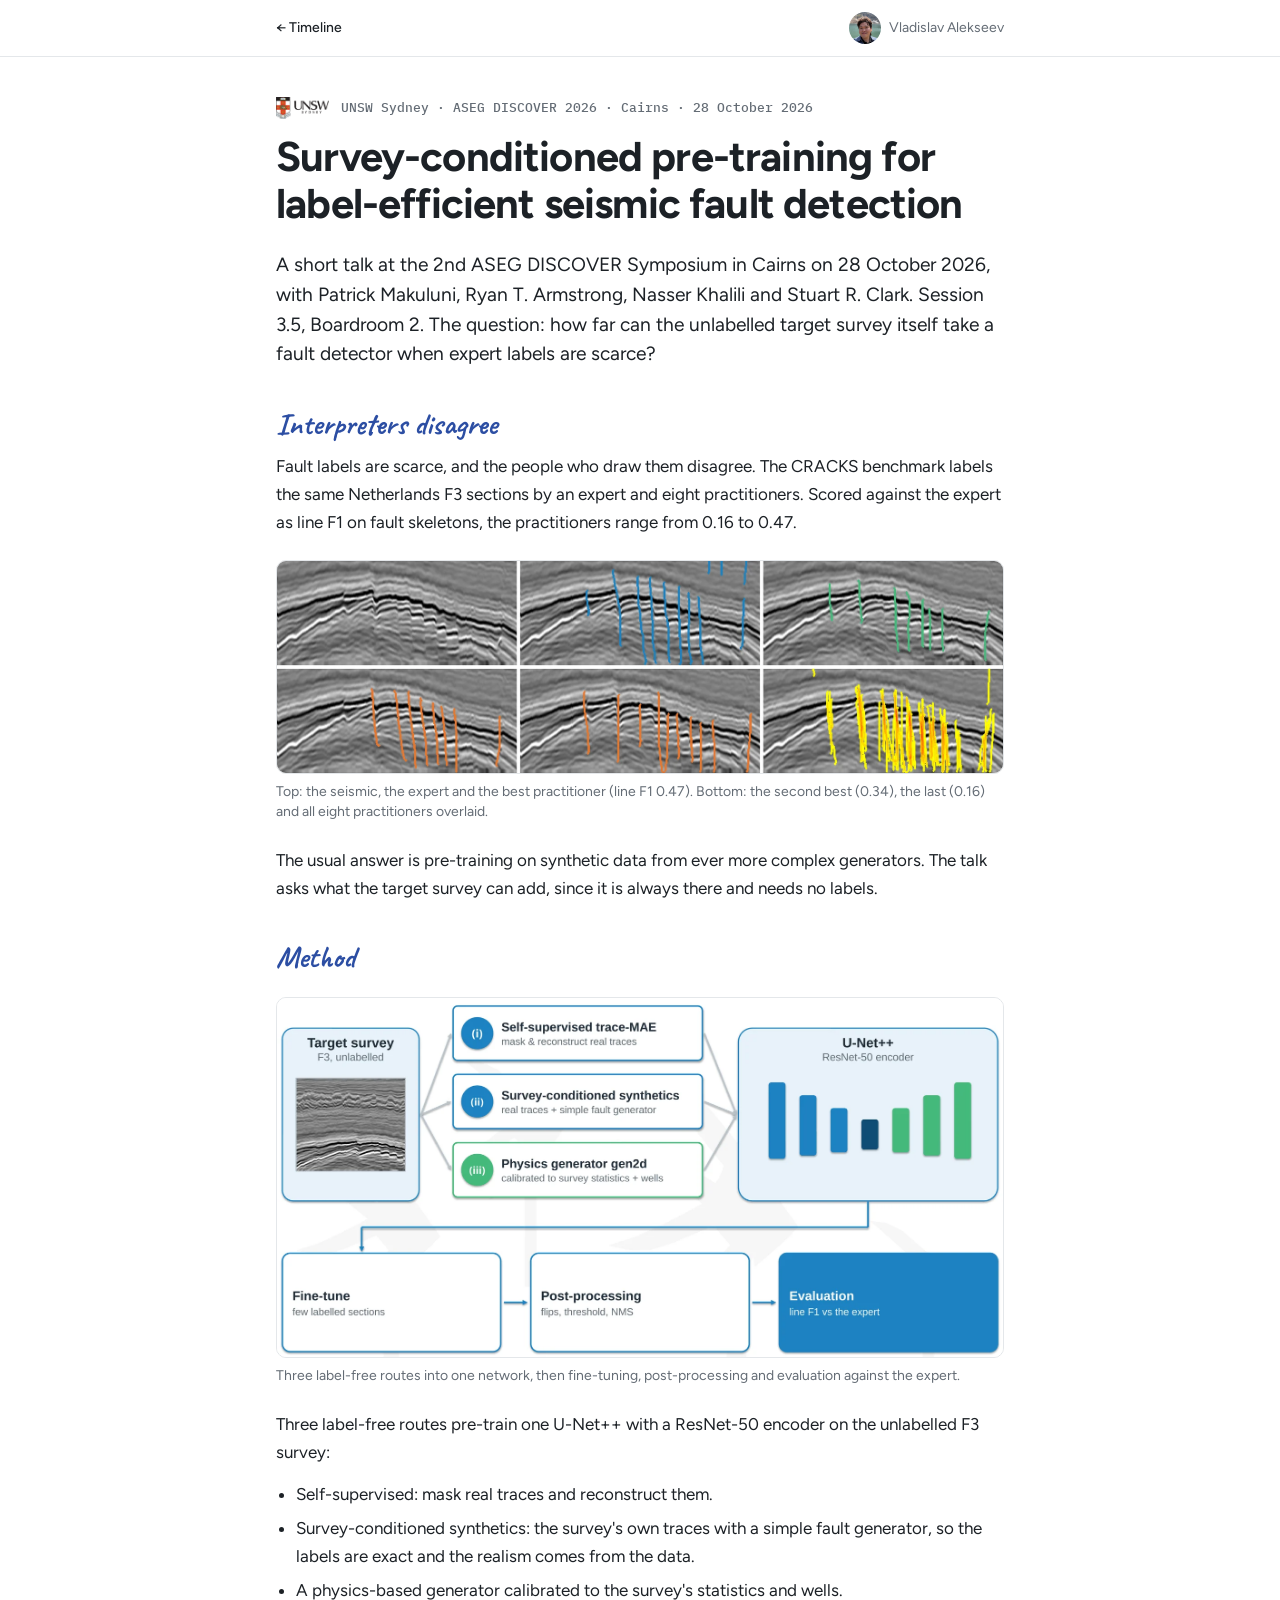
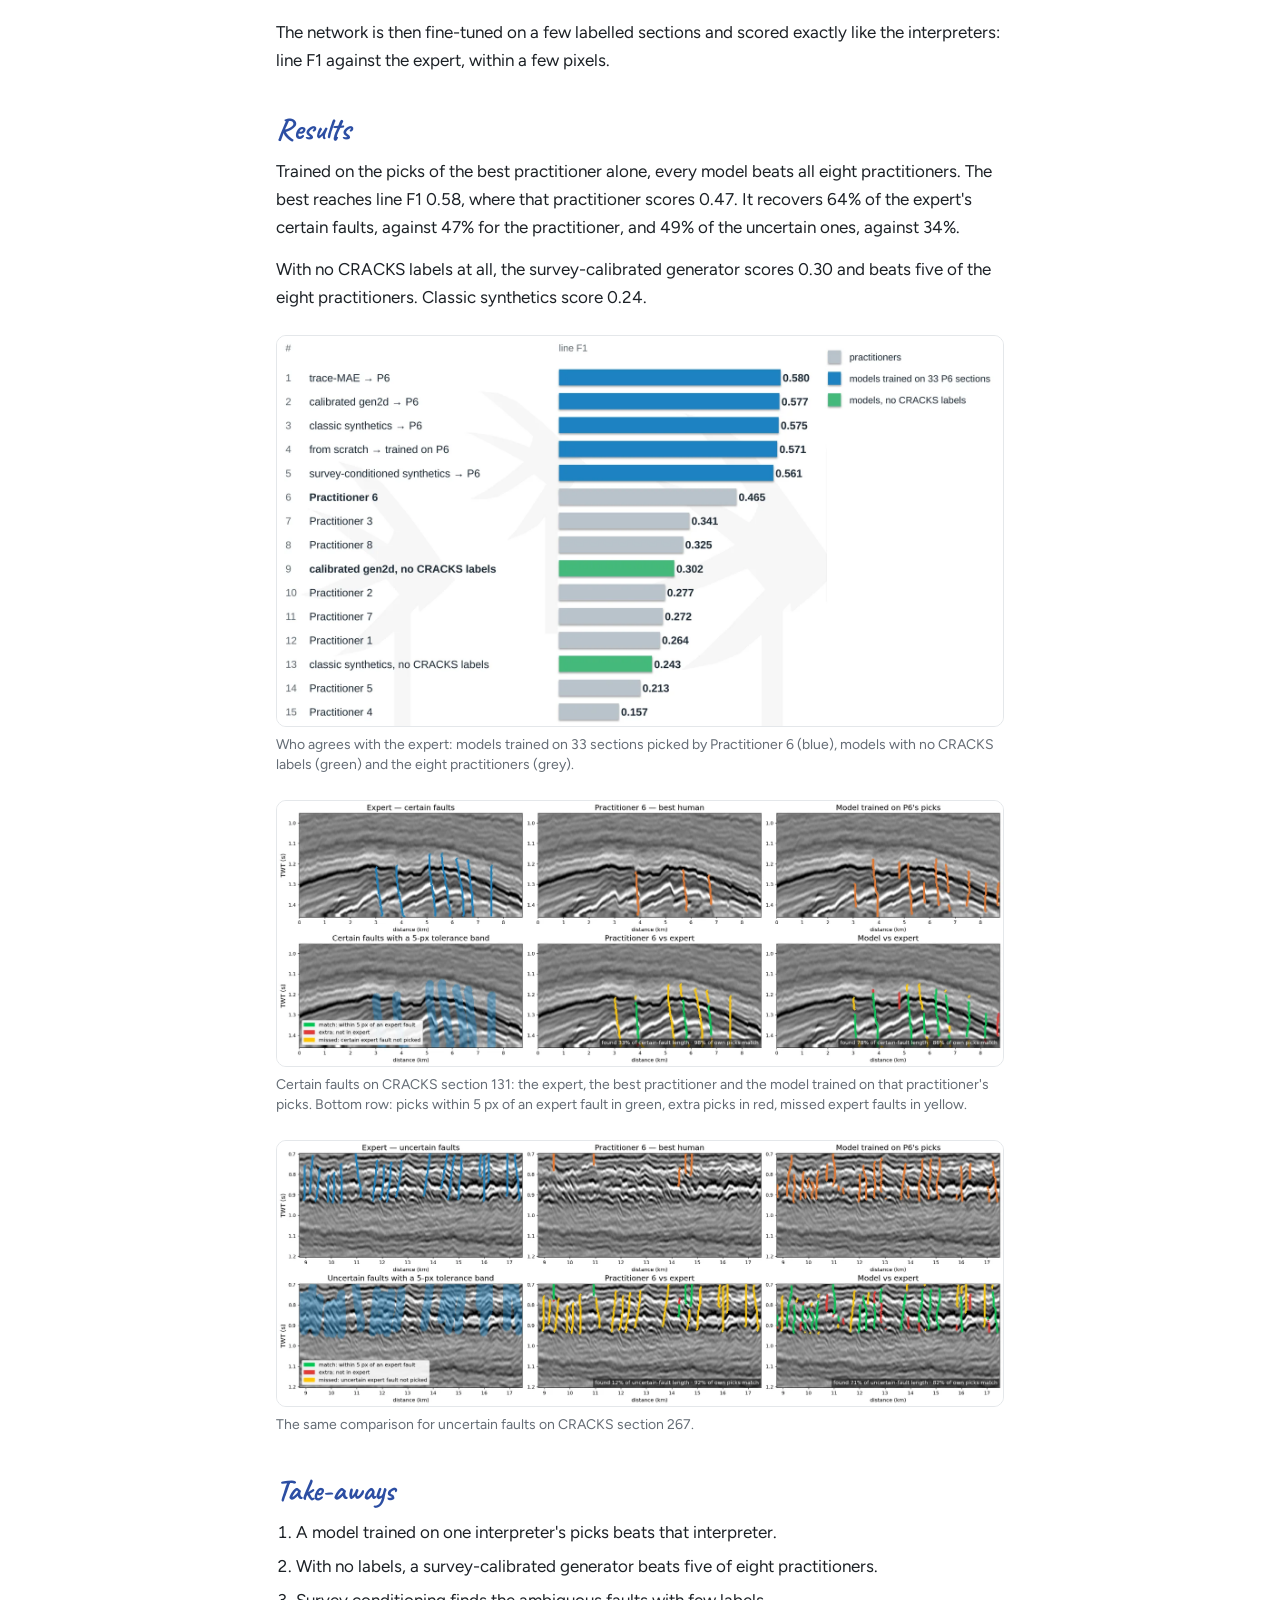
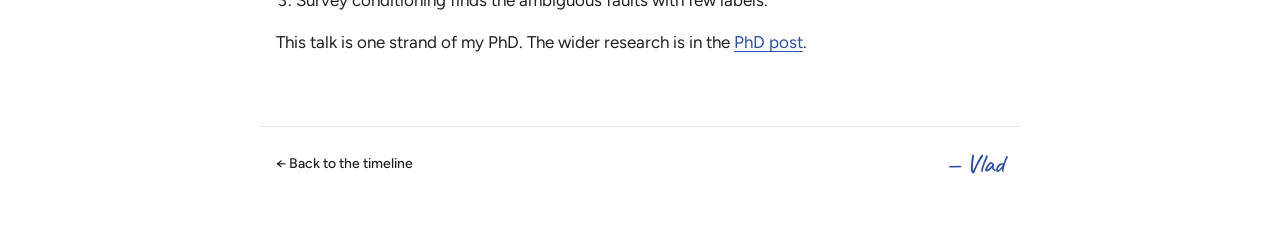
<file: post-aseg.html>
<!doctype html>
<html lang="en">
<head>
<meta charset="utf-8">
<meta name="viewport" content="width=device-width, initial-scale=1, viewport-fit=cover">
<title>Survey-conditioned pre-training for label-efficient seismic fault detection · Vladislav Alekseev</title>
<link rel="preconnect" href="https://fonts.googleapis.com">
<link rel="preconnect" href="https://fonts.gstatic.com" crossorigin>
<link rel="stylesheet" href="https://fonts.googleapis.com/css2?family=Caveat:wght@500;700&family=Figtree:wght@400;500;600;700&family=IBM+Plex+Mono:wght@400;500&display=swap">
<link rel="stylesheet" href="post.css">
</head>
<body>
<header class="top"><div class="wrap">
  <a class="back" href="./">← Timeline</a>
  <a class="me" href="./"><img src="photo.jpg" alt="" width="32" height="32">Vladislav Alekseev</a>
</div></header>
<main class="wrap">
  <article class="post">
    <div class="post-meta"><img class="logo" src="logo-unsw.png" alt="UNSW Sydney" height="22" width="53"><span>UNSW Sydney · ASEG DISCOVER 2026 · Cairns · 28 October 2026</span></div>
    <h1>Survey-conditioned pre-training for label-efficient seismic fault detection</h1>
    
    <p class="lede">A short talk at the 2nd ASEG DISCOVER Symposium in Cairns on 28 October 2026, with Patrick Makuluni, Ryan T. Armstrong, Nasser Khalili and Stuart R. Clark. Session 3.5, Boardroom 2. The question: how far can the unlabelled target survey itself take a fault detector when expert labels are scarce?</p>

<section>
<h2>Interpreters disagree</h2>
<p>Fault labels are scarce, and the people who draw them disagree. The CRACKS benchmark labels the same Netherlands F3 sections by an expert and eight practitioners. Scored against the expert as line F1 on fault skeletons, the practitioners range from 0.16 to 0.47.</p>
<figure><img src="phd-interpreters.webp" alt="Six views of the same F3 section: the seismic, the expert's faults, the best interpreter's faults, the second best, the last, and all eight interpreters overlaid." width="1600" height="467"><figcaption>Top: the seismic, the expert and the best practitioner (line F1 0.47). Bottom: the second best (0.34), the last (0.16) and all eight practitioners overlaid.</figcaption></figure>
<p>The usual answer is pre-training on synthetic data from ever more complex generators. The talk asks what the target survey can add, since it is always there and needs no labels.</p>
</section>

<section>
<h2>Method</h2>
<figure><img src="phd-pipeline.webp" alt="Pipeline: the unlabelled target survey feeds three label-free routes (self-supervised trace reconstruction, survey-conditioned synthetics and a calibrated physics generator) into a U-Net++, followed by fine-tuning on a few labelled sections, post-processing and evaluation against the expert." width="1600" height="791"><figcaption>Three label-free routes into one network, then fine-tuning, post-processing and evaluation against the expert.</figcaption></figure>
<p>Three label-free routes pre-train one U-Net++ with a ResNet-50 encoder on the unlabelled F3 survey:</p>
<ul>
<li>Self-supervised: mask real traces and reconstruct them.</li>
<li>Survey-conditioned synthetics: the survey's own traces with a simple fault generator, so the labels are exact and the realism comes from the data.</li>
<li>A physics-based generator calibrated to the survey's statistics and wells.</li>
</ul>
<p>The network is then fine-tuned on a few labelled sections and scored exactly like the interpreters: line F1 against the expert, within a few pixels.</p>
</section>

<section>
<h2>Results</h2>
<p>Trained on the picks of the best practitioner alone, every model beats all eight practitioners. The best reaches line F1 0.58, where that practitioner scores 0.47. It recovers 64% of the expert's certain faults, against 47% for the practitioner, and 49% of the uncertain ones, against 34%.</p>
<p>With no CRACKS labels at all, the survey-calibrated generator scores 0.30 and beats five of the eight practitioners. Classic synthetics score 0.24.</p>
<figure><img src="phd-leaderboard.webp" alt="Ranking by line F1 against the expert: five models trained on Practitioner 6's picks score 0.56 to 0.58, above Practitioner 6 at 0.47 and the other interpreters at 0.16 to 0.34. The calibrated generator without CRACKS labels scores 0.30, classic synthetics 0.24." width="1600" height="860"><figcaption>Who agrees with the expert: models trained on 33 sections picked by Practitioner 6 (blue), models with no CRACKS labels (green) and the eight practitioners (grey).</figcaption></figure>
<figure><img src="phd-certain.webp" alt="CRACKS section 131: the expert's certain faults, the best interpreter's picks and the model's picks, then each compared with the expert." width="1600" height="585"><figcaption>Certain faults on CRACKS section 131: the expert, the best practitioner and the model trained on that practitioner's picks. Bottom row: picks within 5 px of an expert fault in green, extra picks in red, missed expert faults in yellow.</figcaption></figure>
<figure><img src="phd-uncertain.webp" alt="CRACKS section 267: the same comparison for faults the expert marked as uncertain." width="1600" height="585"><figcaption>The same comparison for uncertain faults on CRACKS section 267.</figcaption></figure>
</section>

<section>
<h2>Take-aways</h2>
<ol>
<li>A model trained on one interpreter's picks beats that interpreter.</li>
<li>With no labels, a survey-calibrated generator beats five of eight practitioners.</li>
<li>Survey conditioning finds the ambiguous faults with few labels.</li>
</ol>
<p>This talk is one strand of my PhD. The wider research is in the <a href="post-phd.html">PhD post</a>.</p>
</section>

  </article>
</main>
<footer class="wrap"><a class="back" href="./">← Back to the timeline</a><span class="sign">— Vlad</span></footer>
<!-- Cloudflare Web Analytics --><script type='module' src='https://static.cloudflareinsights.com/beacon.min.js' data-cf-beacon='{"token": "9c3dd0e1bc9a48fda3d63808804b0e22"}'></script><!-- End Cloudflare Web Analytics -->
</body>
</html>
</file>
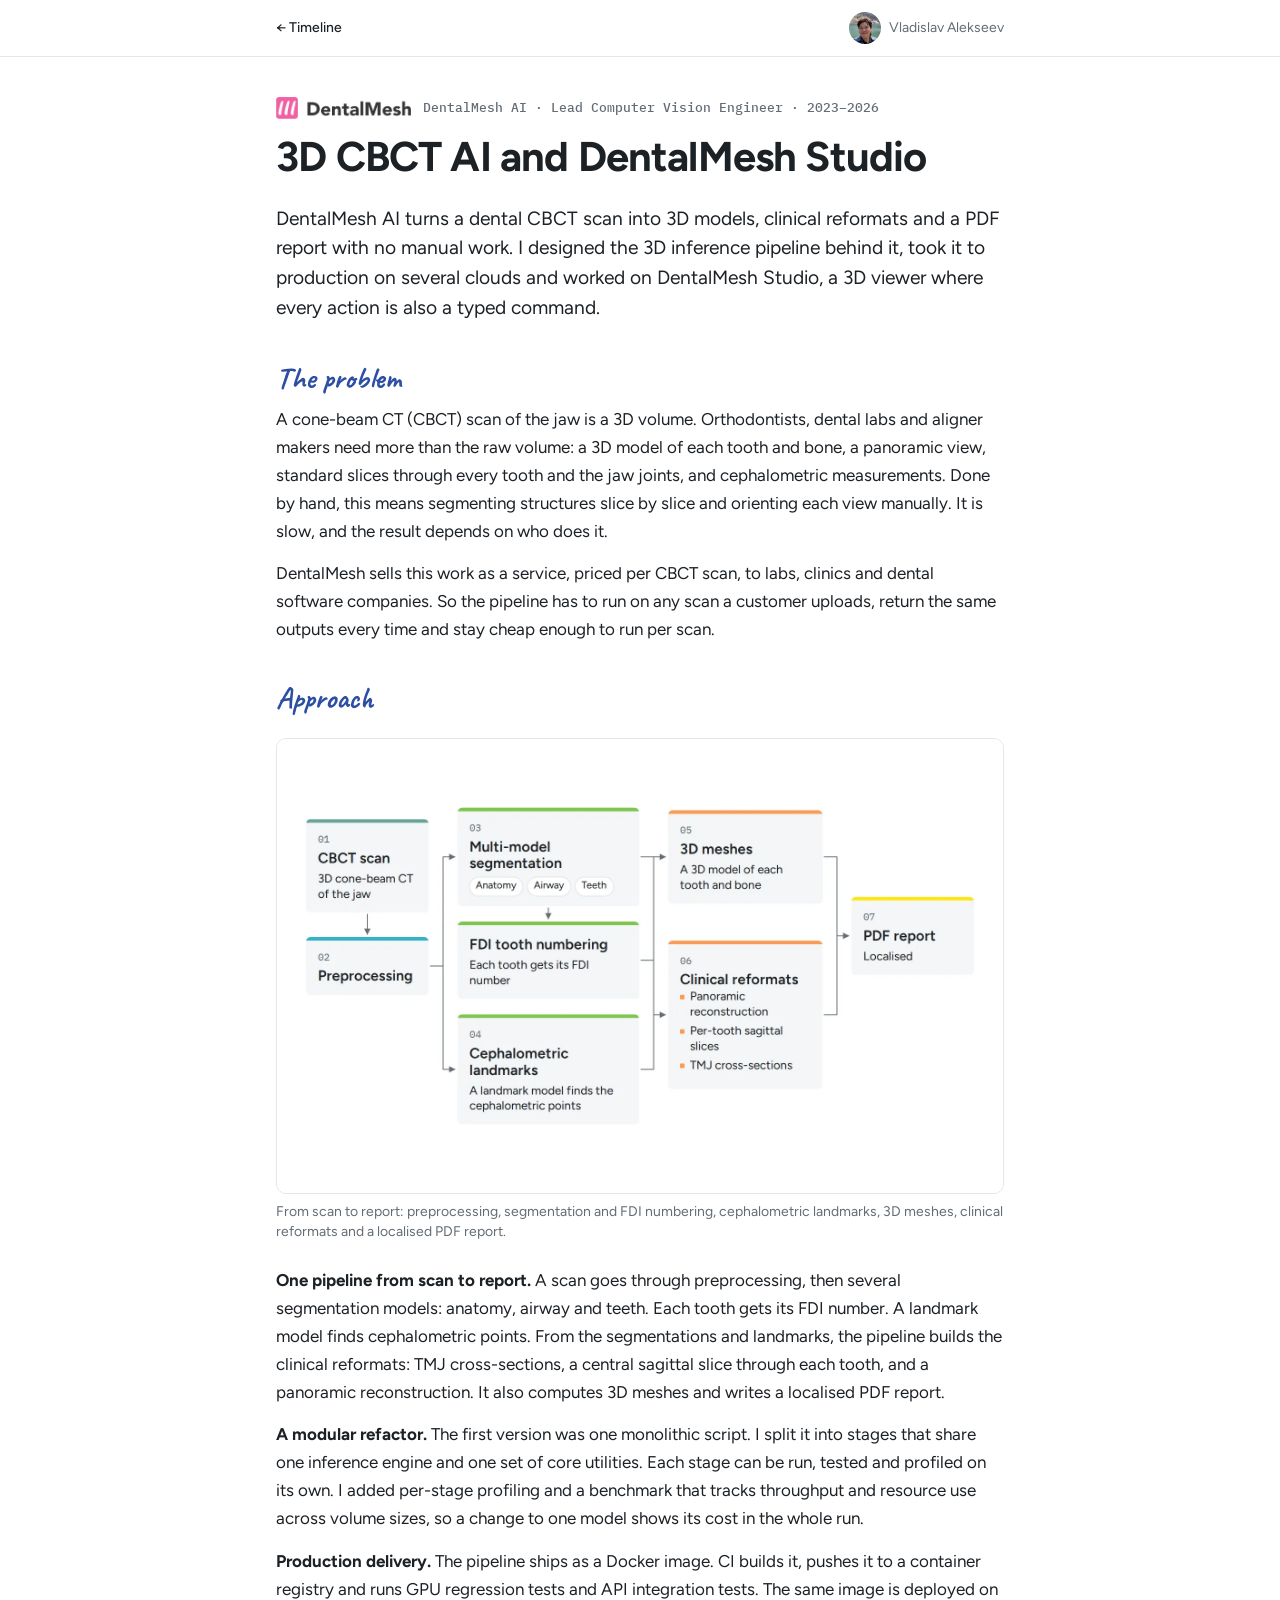
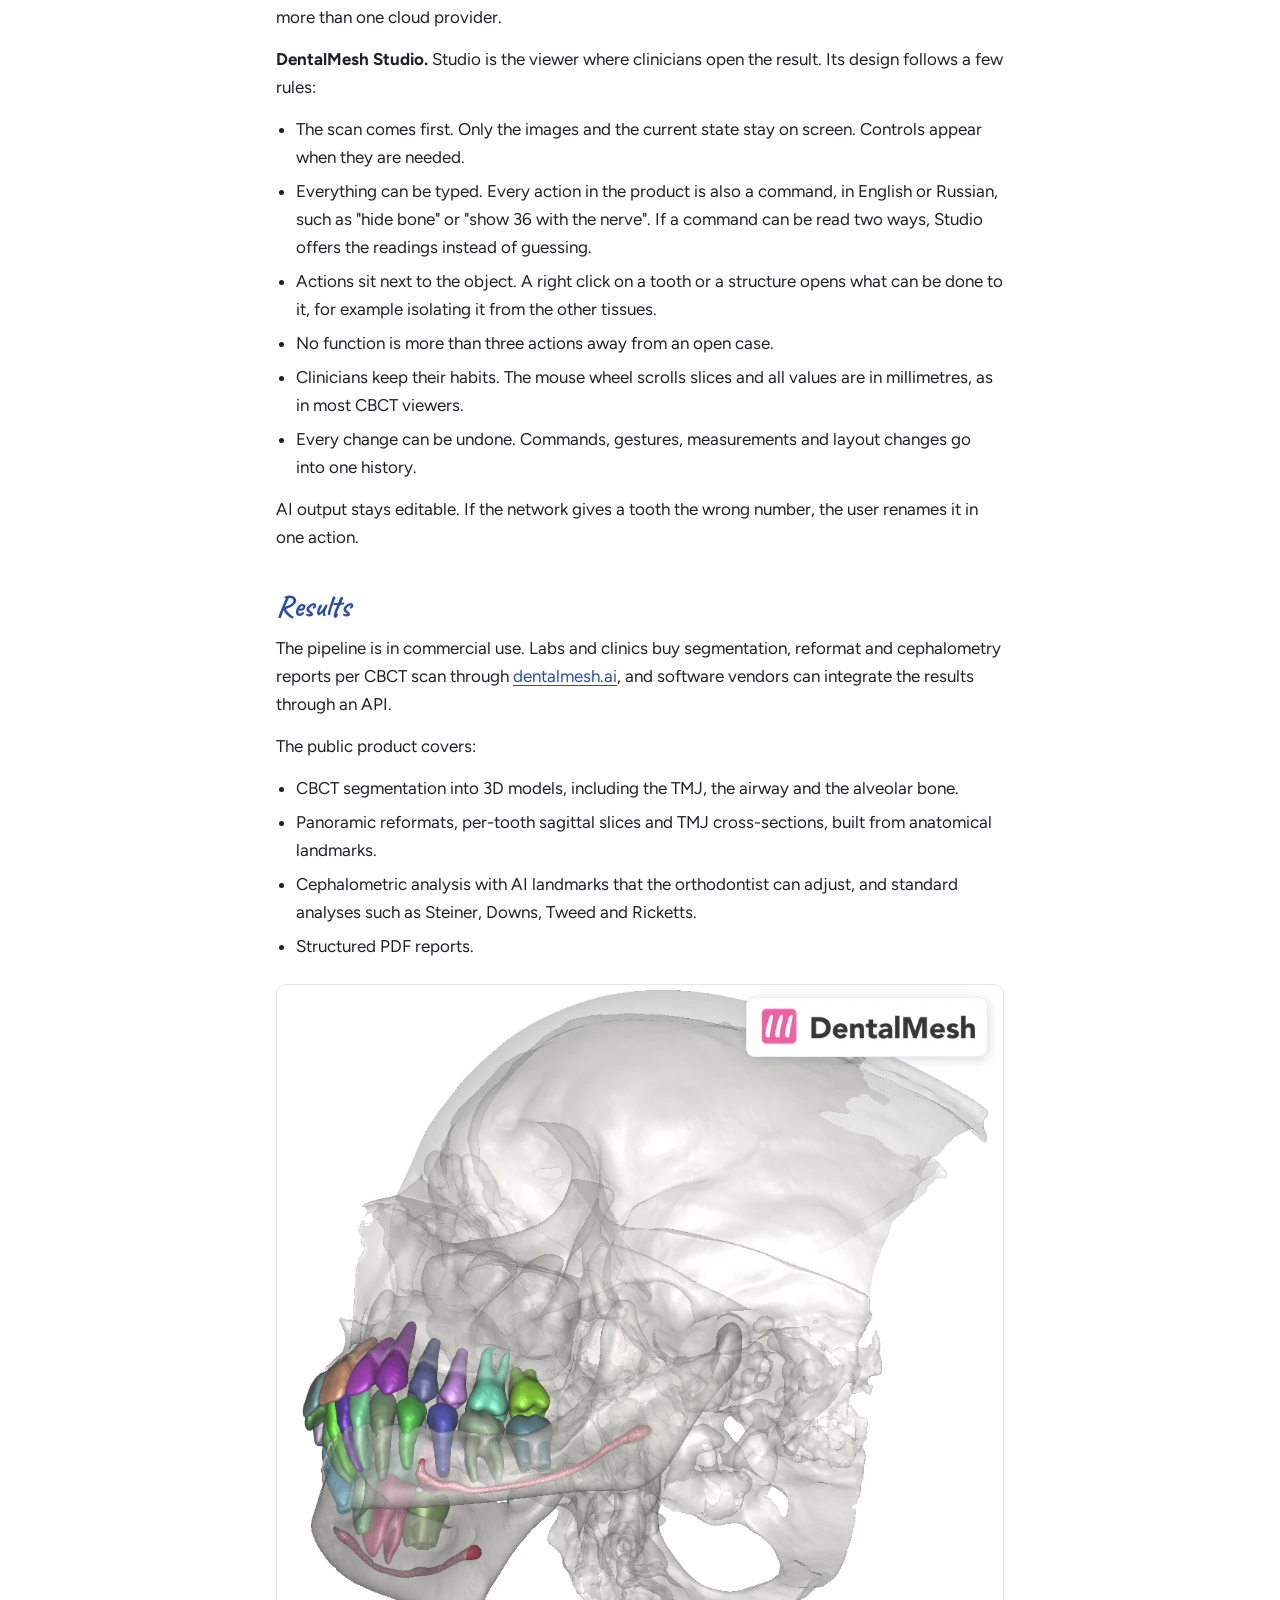
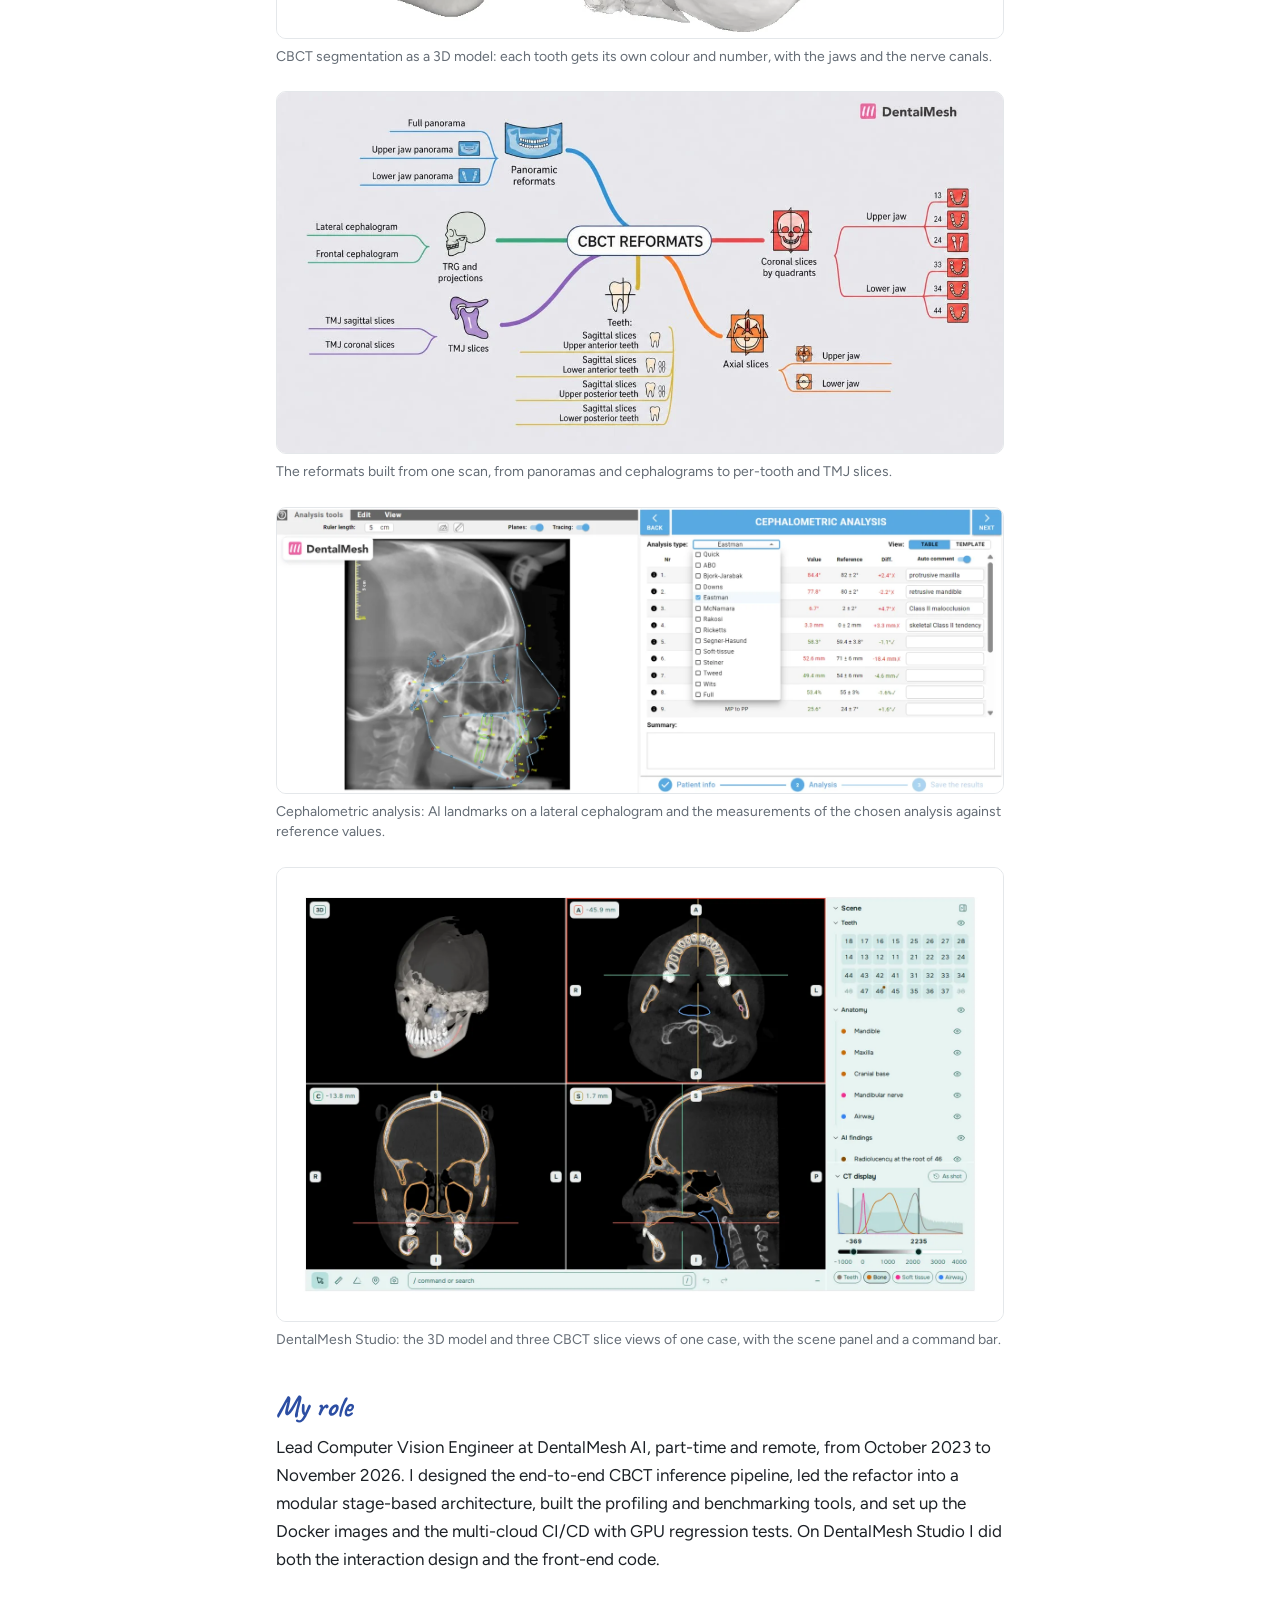
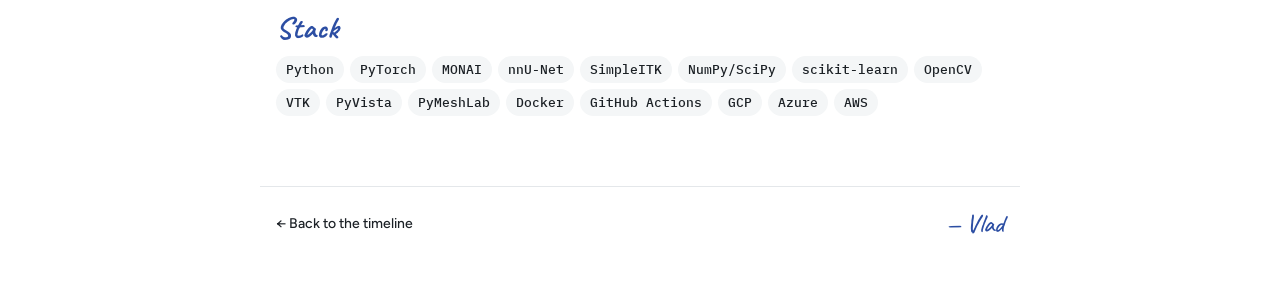
<file: post-dentalmesh.html>
<!doctype html>
<html lang="en">
<head>
<meta charset="utf-8">
<meta name="viewport" content="width=device-width, initial-scale=1, viewport-fit=cover">
<title>3D CBCT AI and DentalMesh Studio · Vladislav Alekseev</title>
<link rel="preconnect" href="https://fonts.googleapis.com">
<link rel="preconnect" href="https://fonts.gstatic.com" crossorigin>
<link rel="stylesheet" href="https://fonts.googleapis.com/css2?family=Caveat:wght@500;700&family=Figtree:wght@400;500;600;700&family=IBM+Plex+Mono:wght@400;500&display=swap">
<link rel="stylesheet" href="post.css">
</head>
<body>
<header class="top"><div class="wrap">
  <a class="back" href="./">← Timeline</a>
  <a class="me" href="./"><img src="photo.jpg" alt="" width="32" height="32">Vladislav Alekseev</a>
</div></header>
<main class="wrap">
  <article class="post">
    <div class="post-meta"><img class="logo" src="logo-dentalmesh.png" alt="DentalMesh AI" height="22" width="134"><span>DentalMesh AI · Lead Computer Vision Engineer · 2023–2026</span></div>
    <h1>3D CBCT AI and DentalMesh Studio</h1>
    
    <p class="lede">DentalMesh AI turns a dental CBCT scan into 3D models, clinical reformats and a PDF report with no manual work. I designed the 3D inference pipeline behind it, took it to production on several clouds and worked on DentalMesh Studio, a 3D viewer where every action is also a typed command.</p>

<section><h2>The problem</h2>
<p>A cone-beam CT (CBCT) scan of the jaw is a 3D volume. Orthodontists, dental labs and aligner makers need more than the raw volume: a 3D model of each tooth and bone, a panoramic view, standard slices through every tooth and the jaw joints, and cephalometric measurements. Done by hand, this means segmenting structures slice by slice and orienting each view manually. It is slow, and the result depends on who does it.</p>
<p>DentalMesh sells this work as a service, priced per CBCT scan, to labs, clinics and dental software companies. So the pipeline has to run on any scan a customer uploads, return the same outputs every time and stay cheap enough to run per scan.</p>
</section>

<section><h2>Approach</h2>
<figure><img src="schematic-cbct.webp" alt="Diagram of the CBCT inference pipeline from scan to report" width="1600" height="1000"><figcaption>From scan to report: preprocessing, segmentation and FDI numbering, cephalometric landmarks, 3D meshes, clinical reformats and a localised PDF report.</figcaption></figure>
<p><strong>One pipeline from scan to report.</strong> A scan goes through preprocessing, then several segmentation models: anatomy, airway and teeth. Each tooth gets its FDI number. A landmark model finds cephalometric points. From the segmentations and landmarks, the pipeline builds the clinical reformats: TMJ cross-sections, a central sagittal slice through each tooth, and a panoramic reconstruction. It also computes 3D meshes and writes a localised PDF report.</p>
<p><strong>A modular refactor.</strong> The first version was one monolithic script. I split it into stages that share one inference engine and one set of core utilities. Each stage can be run, tested and profiled on its own. I added per-stage profiling and a benchmark that tracks throughput and resource use across volume sizes, so a change to one model shows its cost in the whole run.</p>
<p><strong>Production delivery.</strong> The pipeline ships as a Docker image. CI builds it, pushes it to a container registry and runs GPU regression tests and API integration tests. The same image is deployed on more than one cloud provider.</p>
<p><strong>DentalMesh Studio.</strong> Studio is the viewer where clinicians open the result. Its design follows a few rules:</p>
<ul>
<li>The scan comes first. Only the images and the current state stay on screen. Controls appear when they are needed.</li>
<li>Everything can be typed. Every action in the product is also a command, in English or Russian, such as "hide bone" or "show 36 with the nerve". If a command can be read two ways, Studio offers the readings instead of guessing.</li>
<li>Actions sit next to the object. A right click on a tooth or a structure opens what can be done to it, for example isolating it from the other tissues.</li>
<li>No function is more than three actions away from an open case.</li>
<li>Clinicians keep their habits. The mouse wheel scrolls slices and all values are in millimetres, as in most CBCT viewers.</li>
<li>Every change can be undone. Commands, gestures, measurements and layout changes go into one history.</li>
</ul>
<p>AI output stays editable. If the network gives a tooth the wrong number, the user renames it in one action.</p>
</section>

<section><h2>Results</h2>
<p>The pipeline is in commercial use. Labs and clinics buy segmentation, reformat and cephalometry reports per CBCT scan through <a href="https://dentalmesh.ai">dentalmesh.ai</a>, and software vendors can integrate the results through an API.</p>
<p>The public product covers:</p>
<ul>
<li>CBCT segmentation into 3D models, including the TMJ, the airway and the alveolar bone.</li>
<li>Panoramic reformats, per-tooth sagittal slices and TMJ cross-sections, built from anatomical landmarks.</li>
<li>Cephalometric analysis with AI landmarks that the orthodontist can adjust, and standard analyses such as Steiner, Downs, Tweed and Ricketts.</li>
<li>Structured PDF reports.</li>
</ul>
<figure><img src="dm-segmentation.webp" alt="3D model of a skull from CBCT with every tooth segmented in its own colour, plus the jaw bones and nerve canals." width="988" height="888"><figcaption>CBCT segmentation as a 3D model: each tooth gets its own colour and number, with the jaws and the nerve canals.</figcaption></figure>
<figure><img src="dm-reformats.webp" alt="Map of CBCT reformats: panoramas, cephalograms, TMJ slices, per-tooth sagittal slices, coronal slices by quadrant and axial slices." width="1280" height="637"><figcaption>The reformats built from one scan, from panoramas and cephalograms to per-tooth and TMJ slices.</figcaption></figure>
<figure><img src="dm-ceph.webp" alt="Cephalometric analysis screen with landmarks traced on a lateral cephalogram and a table of measurements against reference values." width="1600" height="629"><figcaption>Cephalometric analysis: AI landmarks on a lateral cephalogram and the measurements of the chosen analysis against reference values.</figcaption></figure>
<figure><img src="studio-v2.webp" alt="DentalMesh Studio showing a segmented CBCT scan in 3D with slice views" width="1600" height="1000"><figcaption>DentalMesh Studio: the 3D model and three CBCT slice views of one case, with the scene panel and a command bar.</figcaption></figure>
</section>

<section><h2>My role</h2>
<p>Lead Computer Vision Engineer at DentalMesh AI, part-time and remote, from October 2023 to November 2026. I designed the end-to-end CBCT inference pipeline, led the refactor into a modular stage-based architecture, built the profiling and benchmarking tools, and set up the Docker images and the multi-cloud CI/CD with GPU regression tests. On DentalMesh Studio I did both the interaction design and the front-end code.</p>
</section>

<section><h2>Stack</h2><ul class="chips"><li>Python</li><li>PyTorch</li><li>MONAI</li><li>nnU-Net</li><li>SimpleITK</li><li>NumPy/SciPy</li><li>scikit-learn</li><li>OpenCV</li><li>VTK</li><li>PyVista</li><li>PyMeshLab</li><li>Docker</li><li>GitHub Actions</li><li>GCP</li><li>Azure</li><li>AWS</li></ul></section>

  </article>
</main>
<footer class="wrap"><a class="back" href="./">← Back to the timeline</a><span class="sign">— Vlad</span></footer>
<!-- Cloudflare Web Analytics --><script type='module' src='https://static.cloudflareinsights.com/beacon.min.js' data-cf-beacon='{"token": "9c3dd0e1bc9a48fda3d63808804b0e22"}'></script><!-- End Cloudflare Web Analytics -->
</body>
</html>
</file>
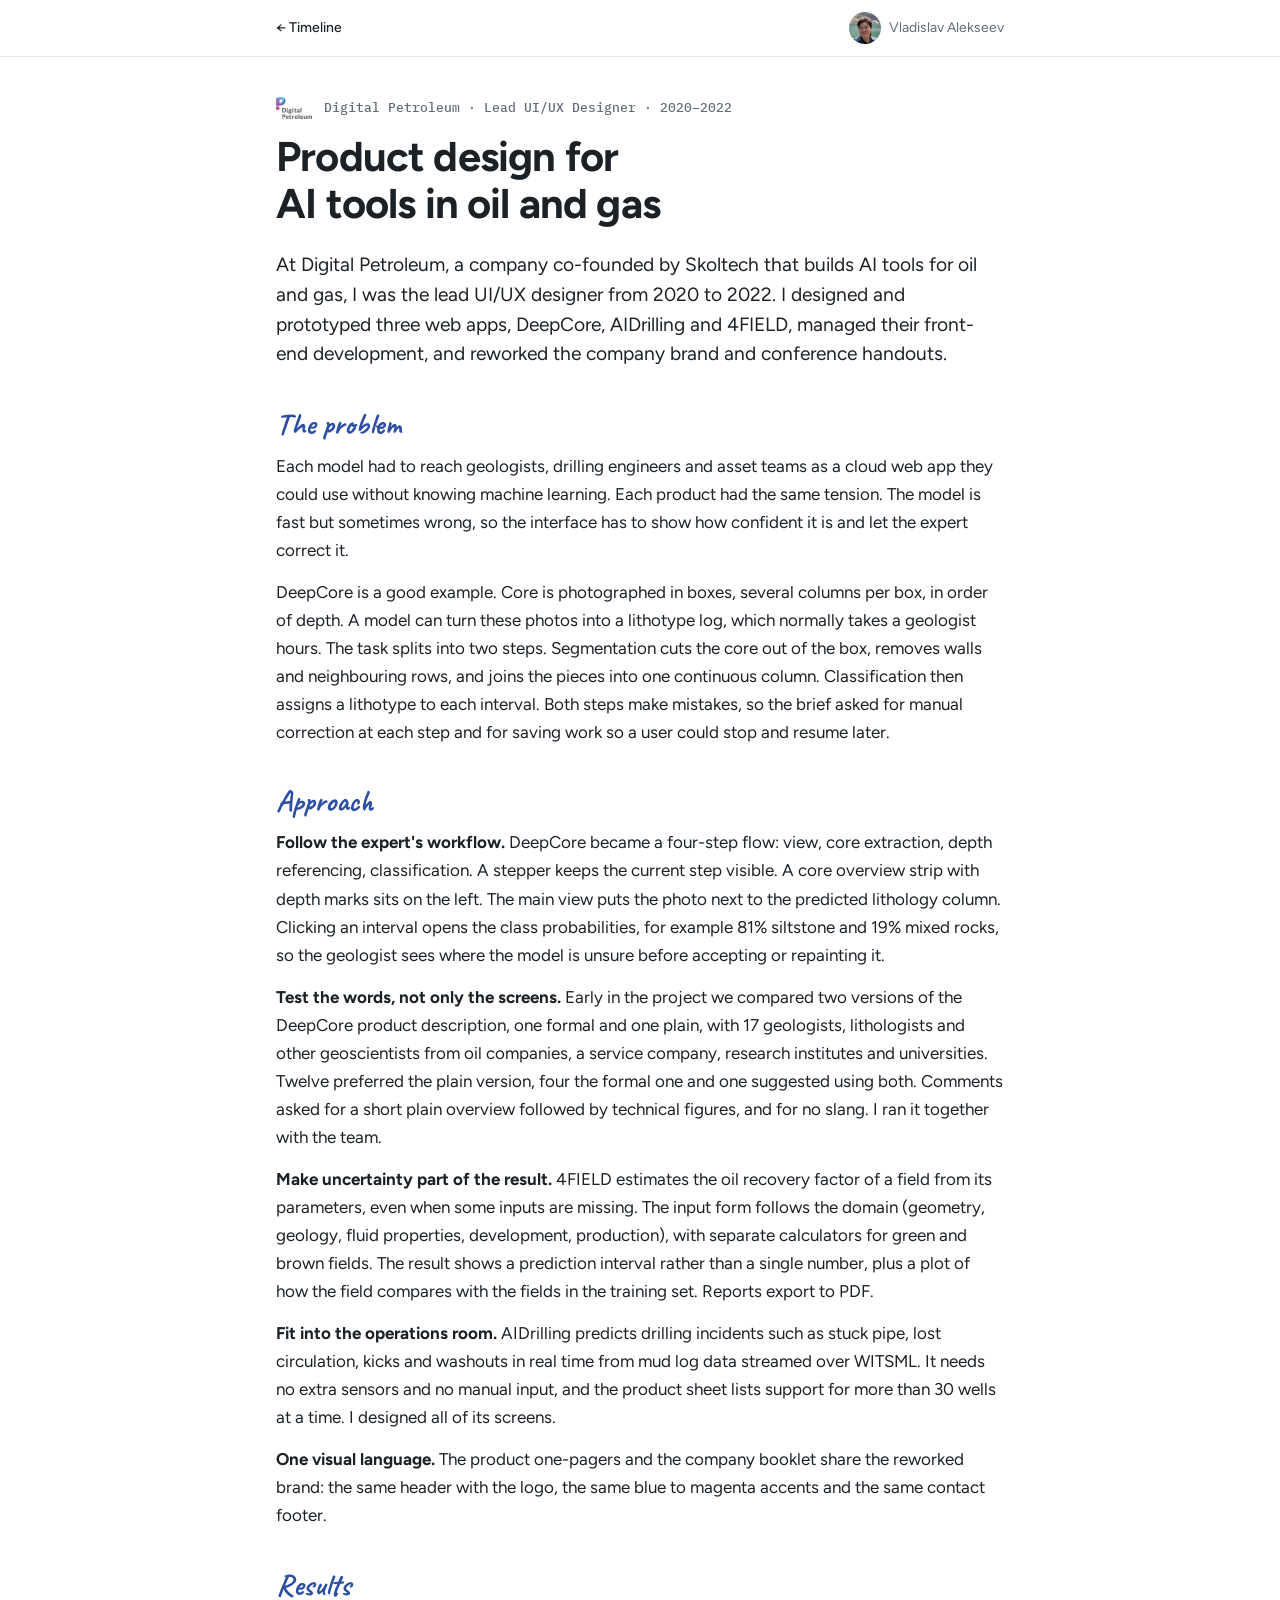
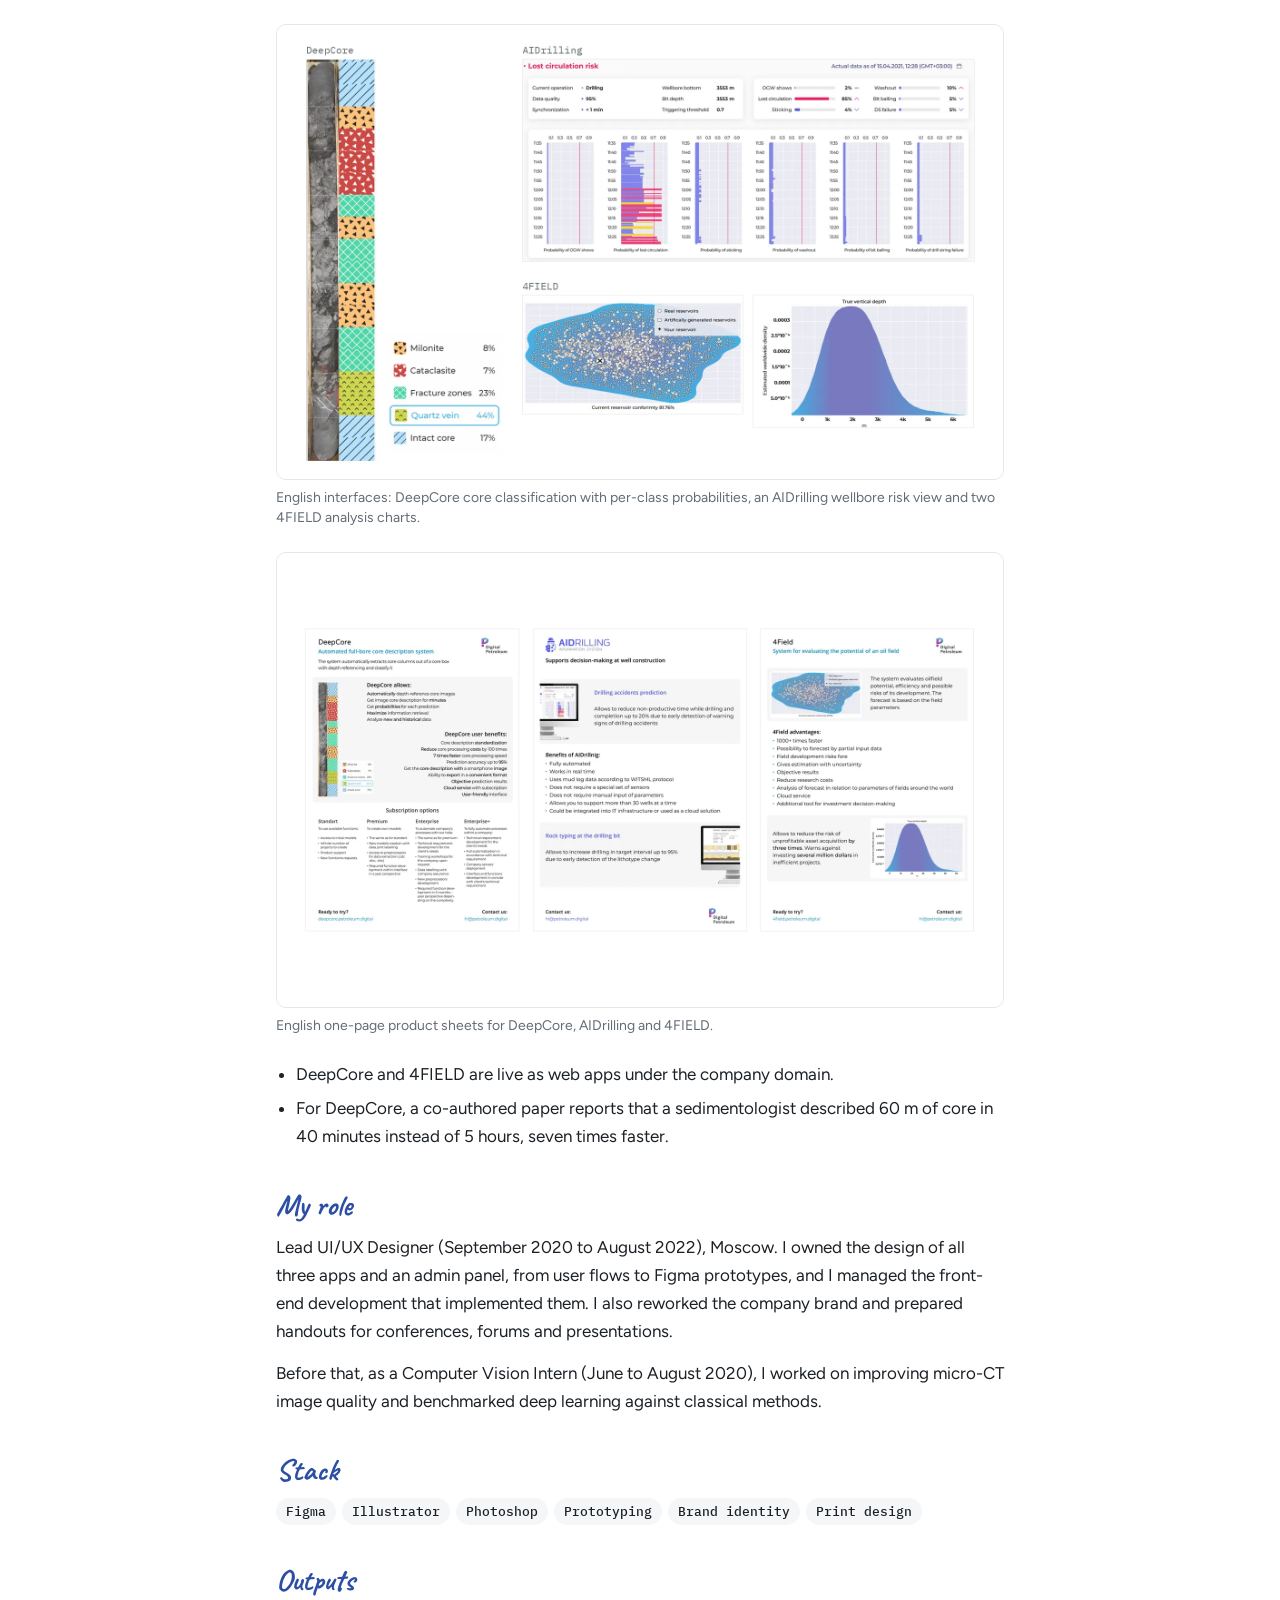
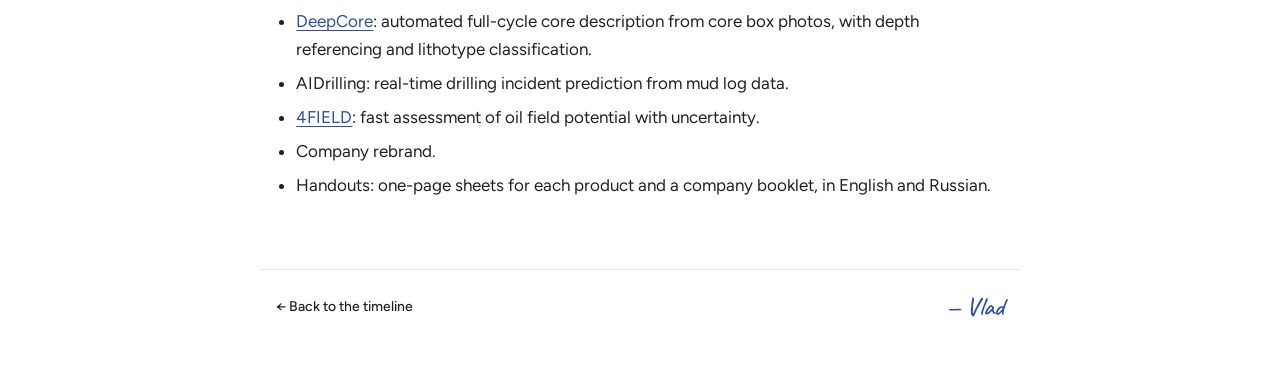
<file: post-dp.html>
<!doctype html>
<html lang="en">
<head>
<meta charset="utf-8">
<meta name="viewport" content="width=device-width, initial-scale=1, viewport-fit=cover">
<title>Product design for AI tools in oil and gas · Vladislav Alekseev</title>
<link rel="preconnect" href="https://fonts.googleapis.com">
<link rel="preconnect" href="https://fonts.gstatic.com" crossorigin>
<link rel="stylesheet" href="https://fonts.googleapis.com/css2?family=Caveat:wght@500;700&family=Figtree:wght@400;500;600;700&family=IBM+Plex+Mono:wght@400;500&display=swap">
<link rel="stylesheet" href="post.css">
</head>
<body>
<header class="top"><div class="wrap">
  <a class="back" href="./">← Timeline</a>
  <a class="me" href="./"><img src="photo.jpg" alt="" width="32" height="32">Vladislav Alekseev</a>
</div></header>
<main class="wrap">
  <article class="post">
    <div class="post-meta"><img class="logo" src="logo-dp.png" alt="Digital Petroleum" height="22" width="36"><span>Digital Petroleum · Lead UI/UX Designer · 2020–2022</span></div>
    <h1>Product design for AI tools in oil and gas</h1>
    
    <p class="lede">At Digital Petroleum, a company co-founded by Skoltech that builds AI tools for oil and gas, I was the lead UI/UX designer from 2020 to 2022. I designed and prototyped three web apps, DeepCore, AIDrilling and 4FIELD, managed their front-end development, and reworked the company brand and conference handouts.</p>

<section>
<h2>The problem</h2>
<p>Each model had to reach geologists, drilling engineers and asset teams as a cloud web app they could use without knowing machine learning. Each product had the same tension. The model is fast but sometimes wrong, so the interface has to show how confident it is and let the expert correct it.</p>
<p>DeepCore is a good example. Core is photographed in boxes, several columns per box, in order of depth. A model can turn these photos into a lithotype log, which normally takes a geologist hours. The task splits into two steps. Segmentation cuts the core out of the box, removes walls and neighbouring rows, and joins the pieces into one continuous column. Classification then assigns a lithotype to each interval. Both steps make mistakes, so the brief asked for manual correction at each step and for saving work so a user could stop and resume later.</p>
</section>

<section>
<h2>Approach</h2>
<p><strong>Follow the expert's workflow.</strong> DeepCore became a four-step flow: view, core extraction, depth referencing, classification. A stepper keeps the current step visible. A core overview strip with depth marks sits on the left. The main view puts the photo next to the predicted lithology column. Clicking an interval opens the class probabilities, for example 81% siltstone and 19% mixed rocks, so the geologist sees where the model is unsure before accepting or repainting it.</p>
<p><strong>Test the words, not only the screens.</strong> Early in the project we compared two versions of the DeepCore product description, one formal and one plain, with 17 geologists, lithologists and other geoscientists from oil companies, a service company, research institutes and universities. Twelve preferred the plain version, four the formal one and one suggested using both. Comments asked for a short plain overview followed by technical figures, and for no slang. I ran it together with the team.</p>
<p><strong>Make uncertainty part of the result.</strong> 4FIELD estimates the oil recovery factor of a field from its parameters, even when some inputs are missing. The input form follows the domain (geometry, geology, fluid properties, development, production), with separate calculators for green and brown fields. The result shows a prediction interval rather than a single number, plus a plot of how the field compares with the fields in the training set. Reports export to PDF.</p>
<p><strong>Fit into the operations room.</strong> AIDrilling predicts drilling incidents such as stuck pipe, lost circulation, kicks and washouts in real time from mud log data streamed over WITSML. It needs no extra sensors and no manual input, and the product sheet lists support for more than 30 wells at a time. I designed all of its screens.</p>
<p><strong>One visual language.</strong> The product one-pagers and the company booklet share the reworked brand: the same header with the logo, the same blue to magenta accents and the same contact footer.</p>
</section>

<section>
<h2>Results</h2>
<figure><img src="digital-petroleum-v2.webp" alt="Interfaces of DeepCore and 4FIELD and the AIDrilling logo" width="1600" height="1000"><figcaption>English interfaces: DeepCore core classification with per-class probabilities, an AIDrilling wellbore risk view and two 4FIELD analysis charts.</figcaption></figure>
<figure><img src="post-dp-1-v2.webp" alt="Three one-page product sheets for DeepCore, AIDrilling and 4Field in a shared visual style" width="1600" height="757"><figcaption>English one-page product sheets for DeepCore, AIDrilling and 4FIELD.</figcaption></figure>
<ul>
<li>DeepCore and 4FIELD are live as web apps under the company domain.</li>
<li>For DeepCore, a co-authored paper reports that a sedimentologist described 60 m of core in 40 minutes instead of 5 hours, seven times faster.</li>
</ul>
</section>

<section>
<h2>My role</h2>
<p>Lead UI/UX Designer (September 2020 to August 2022), Moscow. I owned the design of all three apps and an admin panel, from user flows to Figma prototypes, and I managed the front-end development that implemented them. I also reworked the company brand and prepared handouts for conferences, forums and presentations.</p>
<p>Before that, as a Computer Vision Intern (June to August 2020), I worked on improving micro-CT image quality and benchmarked deep learning against classical methods.</p>
</section>

<section>
<h2>Stack</h2>
<ul class="chips">
<li>Figma</li>
<li>Illustrator</li>
<li>Photoshop</li>
<li>Prototyping</li>
<li>Brand identity</li>
<li>Print design</li>
</ul>
</section>

<section>
<h2>Outputs</h2>
<ul>
<li><a href="https://deepcore.petroleum.digital">DeepCore</a>: automated full-cycle core description from core box photos, with depth referencing and lithotype classification.</li>
<li>AIDrilling: real-time drilling incident prediction from mud log data.</li>
<li><a href="https://4field.petroleum.digital">4FIELD</a>: fast assessment of oil field potential with uncertainty.</li>
<li>Company rebrand.</li>
<li>Handouts: one-page sheets for each product and a company booklet, in English and Russian.</li>
</ul>
</section>

  </article>
</main>
<footer class="wrap"><a class="back" href="./">← Back to the timeline</a><span class="sign">— Vlad</span></footer>
<!-- Cloudflare Web Analytics --><script type='module' src='https://static.cloudflareinsights.com/beacon.min.js' data-cf-beacon='{"token": "9c3dd0e1bc9a48fda3d63808804b0e22"}'></script><!-- End Cloudflare Web Analytics -->
</body>
</html>
</file>
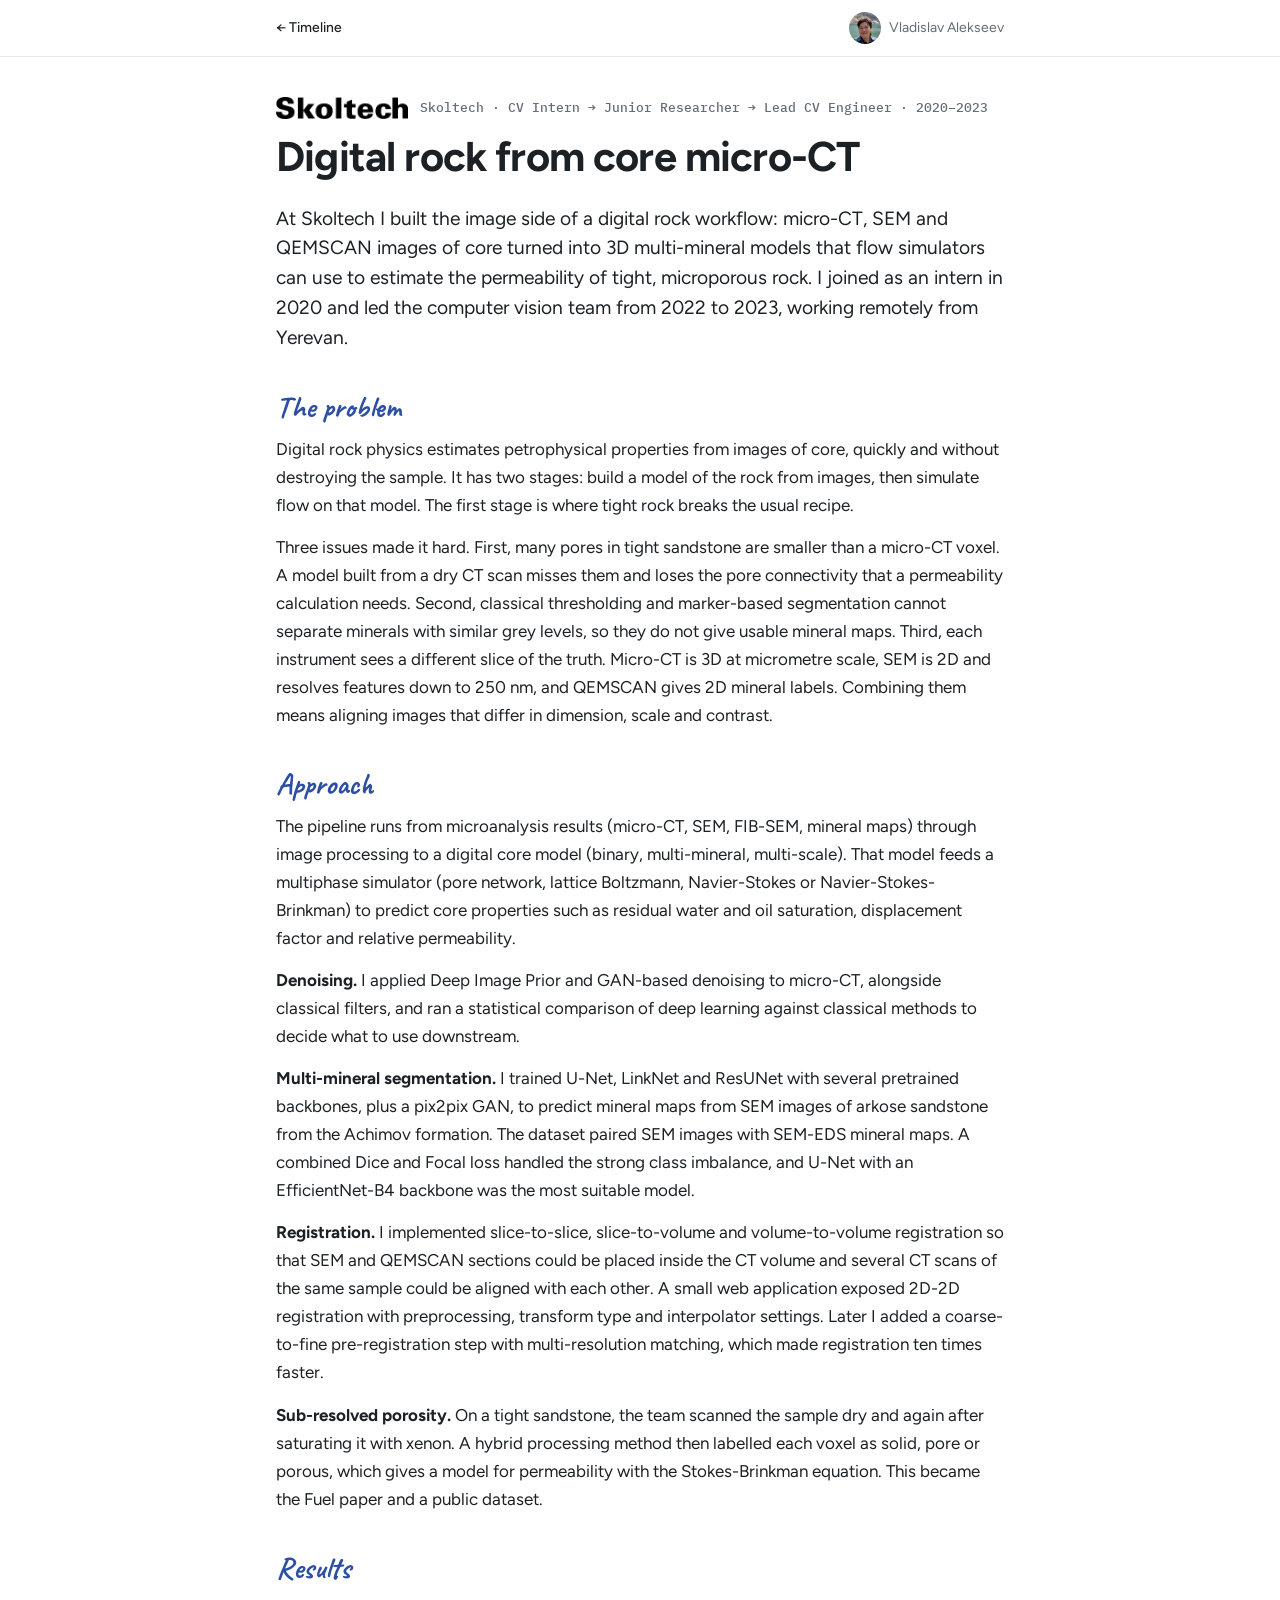
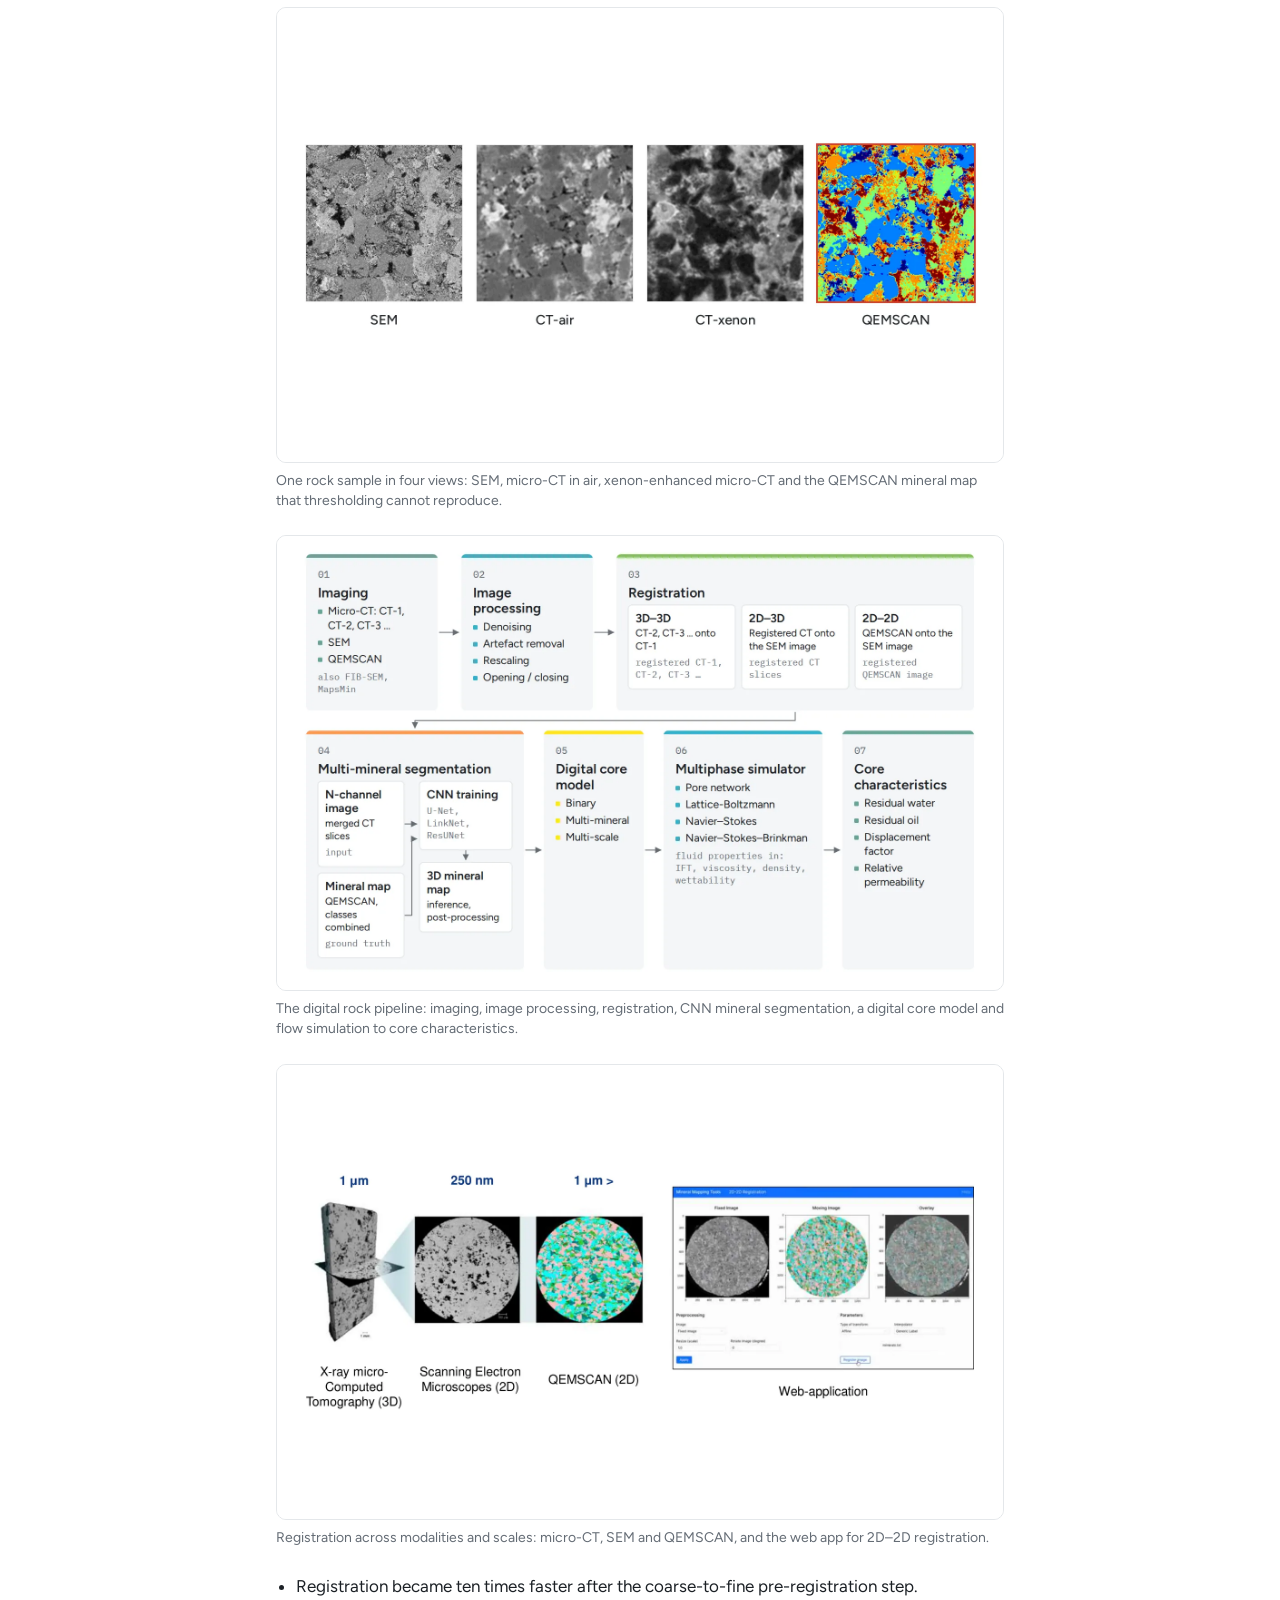
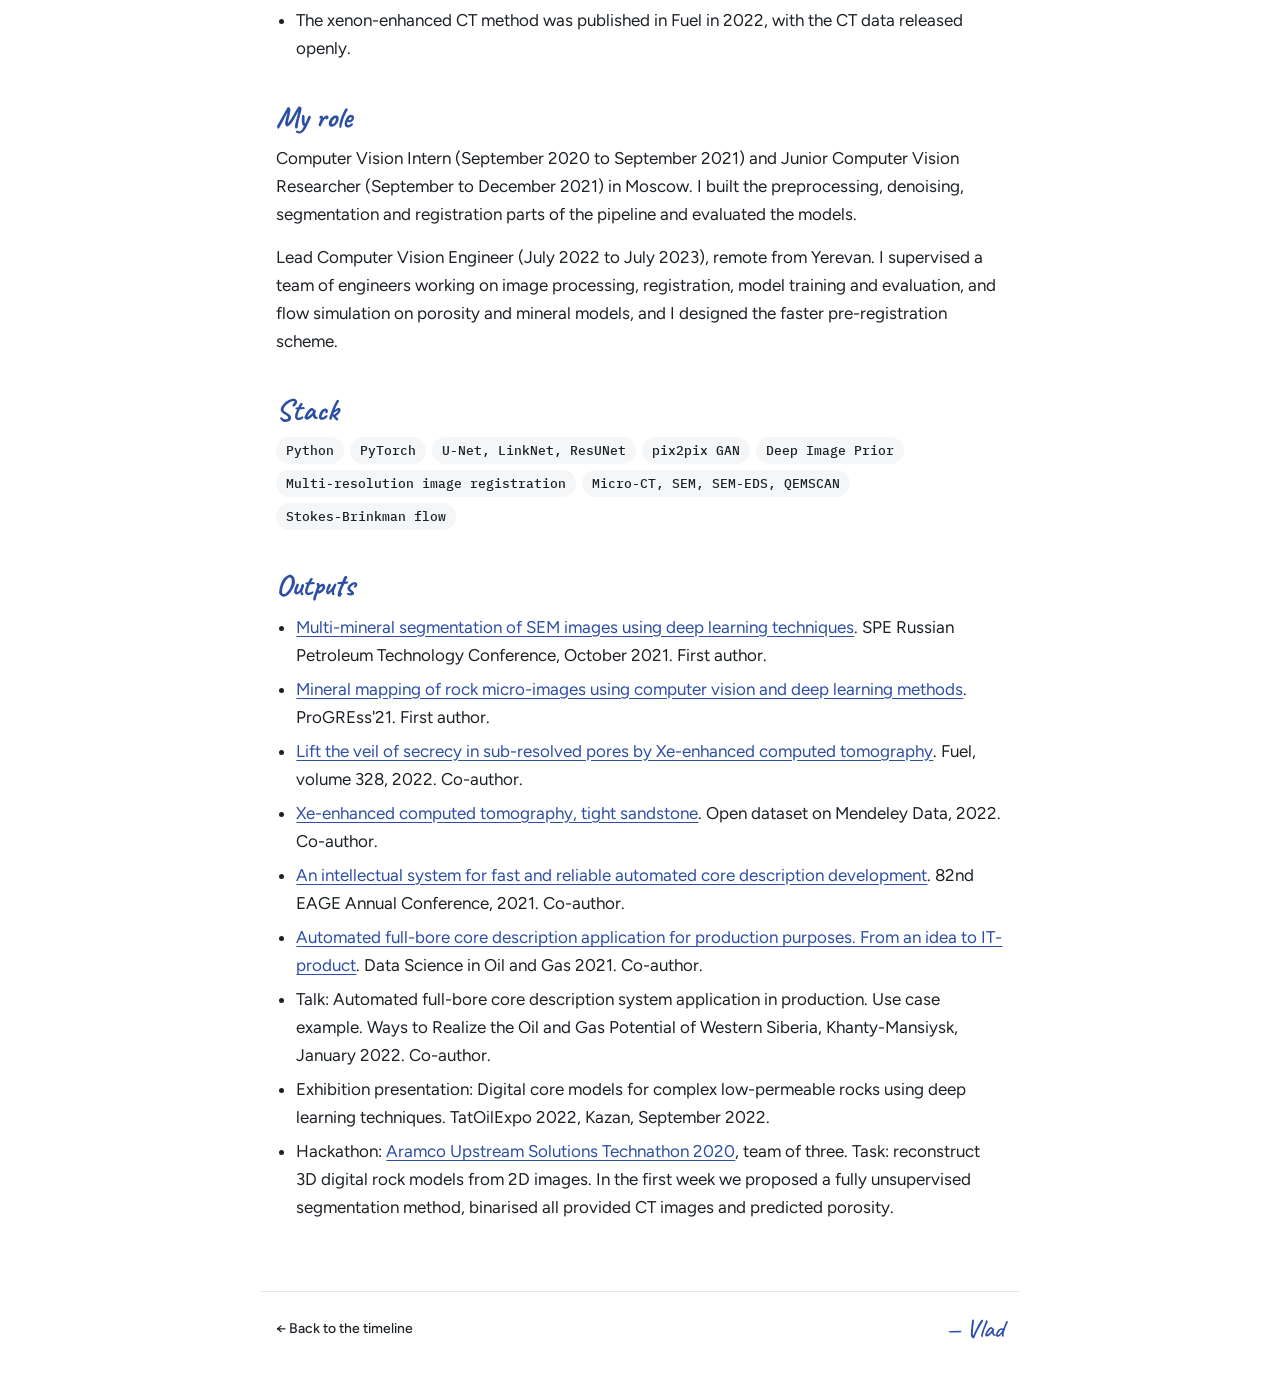
<file: post-microct.html>
<!doctype html>
<html lang="en">
<head>
<meta charset="utf-8">
<meta name="viewport" content="width=device-width, initial-scale=1, viewport-fit=cover">
<title>Digital rock from core micro-CT · Vladislav Alekseev</title>
<link rel="preconnect" href="https://fonts.googleapis.com">
<link rel="preconnect" href="https://fonts.gstatic.com" crossorigin>
<link rel="stylesheet" href="https://fonts.googleapis.com/css2?family=Caveat:wght@500;700&family=Figtree:wght@400;500;600;700&family=IBM+Plex+Mono:wght@400;500&display=swap">
<link rel="stylesheet" href="post.css">
</head>
<body>
<header class="top"><div class="wrap">
  <a class="back" href="./">← Timeline</a>
  <a class="me" href="./"><img src="photo.jpg" alt="" width="32" height="32">Vladislav Alekseev</a>
</div></header>
<main class="wrap">
  <article class="post">
    <div class="post-meta"><img class="logo" src="logo-skoltech.png" alt="Skoltech" height="22" width="132"><span>Skoltech · CV Intern → Junior Researcher → Lead CV Engineer · 2020–2023</span></div>
    <h1>Digital rock from core micro-CT</h1>
    
    <p class="lede">At Skoltech I built the image side of a digital rock workflow: micro-CT, SEM and QEMSCAN images of core turned into 3D multi-mineral models that flow simulators can use to estimate the permeability of tight, microporous rock. I joined as an intern in 2020 and led the computer vision team from 2022 to 2023, working remotely from Yerevan.</p>

<section>
<h2>The problem</h2>
<p>Digital rock physics estimates petrophysical properties from images of core, quickly and without destroying the sample. It has two stages: build a model of the rock from images, then simulate flow on that model. The first stage is where tight rock breaks the usual recipe.</p>
<p>Three issues made it hard. First, many pores in tight sandstone are smaller than a micro-CT voxel. A model built from a dry CT scan misses them and loses the pore connectivity that a permeability calculation needs. Second, classical thresholding and marker-based segmentation cannot separate minerals with similar grey levels, so they do not give usable mineral maps. Third, each instrument sees a different slice of the truth. Micro-CT is 3D at micrometre scale, SEM is 2D and resolves features down to 250 nm, and QEMSCAN gives 2D mineral labels. Combining them means aligning images that differ in dimension, scale and contrast.</p>
</section>

<section>
<h2>Approach</h2>
<p>The pipeline runs from microanalysis results (micro-CT, SEM, FIB-SEM, mineral maps) through image processing to a digital core model (binary, multi-mineral, multi-scale). That model feeds a multiphase simulator (pore network, lattice Boltzmann, Navier-Stokes or Navier-Stokes-Brinkman) to predict core properties such as residual water and oil saturation, displacement factor and relative permeability.</p>
<p><strong>Denoising.</strong> I applied Deep Image Prior and GAN-based denoising to micro-CT, alongside classical filters, and ran a statistical comparison of deep learning against classical methods to decide what to use downstream.</p>
<p><strong>Multi-mineral segmentation.</strong> I trained U-Net, LinkNet and ResUNet with several pretrained backbones, plus a pix2pix GAN, to predict mineral maps from SEM images of arkose sandstone from the Achimov formation. The dataset paired SEM images with SEM-EDS mineral maps. A combined Dice and Focal loss handled the strong class imbalance, and U-Net with an EfficientNet-B4 backbone was the most suitable model.</p>
<p><strong>Registration.</strong> I implemented slice-to-slice, slice-to-volume and volume-to-volume registration so that SEM and QEMSCAN sections could be placed inside the CT volume and several CT scans of the same sample could be aligned with each other. A small web application exposed 2D-2D registration with preprocessing, transform type and interpolator settings. Later I added a coarse-to-fine pre-registration step with multi-resolution matching, which made registration ten times faster.</p>
<p><strong>Sub-resolved porosity.</strong> On a tight sandstone, the team scanned the sample dry and again after saturating it with xenon. A hybrid processing method then labelled each voxel as solid, pore or porous, which gives a model for permeability with the Stokes-Brinkman equation. This became the Fuel paper and a public dataset.</p>
</section>

<section>
<h2>Results</h2>
<figure><img src="micro-ct-v2.webp" alt="The same rock sample in SEM, micro-CT, xenon-enhanced CT and a QEMSCAN mineral map" width="1600" height="1000"><figcaption>One rock sample in four views: SEM, micro-CT in air, xenon-enhanced micro-CT and the QEMSCAN mineral map that thresholding cannot reproduce.</figcaption></figure>
<figure><img src="schematic-microct.webp" alt="Diagram of the digital rock pipeline from imaging to flow simulation" width="1600" height="1000"><figcaption>The digital rock pipeline: imaging, image processing, registration, CNN mineral segmentation, a digital core model and flow simulation to core characteristics.</figcaption></figure>
<figure><img src="post-microct-2-v2.webp" alt="A micro-CT volume with a slice matched to SEM and QEMSCAN images, next to a web application for 2D-2D registration showing fixed, moving and overlay images" width="1600" height="569"><figcaption>Registration across modalities and scales: micro-CT, SEM and QEMSCAN, and the web app for 2D–2D registration.</figcaption></figure>
<ul>
<li>Registration became ten times faster after the coarse-to-fine pre-registration step.</li>
<li>The xenon-enhanced CT method was published in Fuel in 2022, with the CT data released openly.</li>
</ul>
</section>

<section>
<h2>My role</h2>
<p>Computer Vision Intern (September 2020 to September 2021) and Junior Computer Vision Researcher (September to December 2021) in Moscow. I built the preprocessing, denoising, segmentation and registration parts of the pipeline and evaluated the models.</p>
<p>Lead Computer Vision Engineer (July 2022 to July 2023), remote from Yerevan. I supervised a team of engineers working on image processing, registration, model training and evaluation, and flow simulation on porosity and mineral models, and I designed the faster pre-registration scheme.</p>
</section>

<section>
<h2>Stack</h2>
<ul class="chips">
<li>Python</li>
<li>PyTorch</li>
<li>U-Net, LinkNet, ResUNet</li>
<li>pix2pix GAN</li>
<li>Deep Image Prior</li>
<li>Multi-resolution image registration</li>
<li>Micro-CT, SEM, SEM-EDS, QEMSCAN</li>
<li>Stokes-Brinkman flow</li>
</ul>
</section>

<section>
<h2>Outputs</h2>
<ul>
<li><a href="https://doi.org/10.2118/206526-MS">Multi-mineral segmentation of SEM images using deep learning techniques</a>. SPE Russian Petroleum Technology Conference, October 2021. First author.</li>
<li><a href="https://www.earthdoc.org/content/papers/10.3997/2214-4609.202159046">Mineral mapping of rock micro-images using computer vision and deep learning methods</a>. ProGREss'21. First author.</li>
<li><a href="https://doi.org/10.1016/j.fuel.2022.125274">Lift the veil of secrecy in sub-resolved pores by Xe-enhanced computed tomography</a>. Fuel, volume 328, 2022. Co-author.</li>
<li><a href="https://doi.org/10.17632/hgxdh8ps94.1">Xe-enhanced computed tomography, tight sandstone</a>. Open dataset on Mendeley Data, 2022. Co-author.</li>
<li><a href="https://www.earthdoc.org/content/papers/10.3997/2214-4609.202112886">An intellectual system for fast and reliable automated core description development</a>. 82nd EAGE Annual Conference, 2021. Co-author.</li>
<li><a href="https://www.earthdoc.org/content/papers/10.3997/2214-4609.202156016">Automated full-bore core description application for production purposes. From an idea to IT-product</a>. Data Science in Oil and Gas 2021. Co-author.</li>
<li>Talk: Automated full-bore core description system application in production. Use case example. Ways to Realize the Oil and Gas Potential of Western Siberia, Khanty-Mansiysk, January 2022. Co-author.</li>
<li>Exhibition presentation: Digital core models for complex low-permeable rocks using deep learning techniques. TatOilExpo 2022, Kazan, September 2022.</li>
<li>Hackathon: <a href="https://github.com/ddvika/Aramco_technathon_2020">Aramco Upstream Solutions Technathon 2020</a>, team of three. Task: reconstruct 3D digital rock models from 2D images. In the first week we proposed a fully unsupervised segmentation method, binarised all provided CT images and predicted porosity.</li>
</ul>
</section>

  </article>
</main>
<footer class="wrap"><a class="back" href="./">← Back to the timeline</a><span class="sign">— Vlad</span></footer>
<!-- Cloudflare Web Analytics --><script type='module' src='https://static.cloudflareinsights.com/beacon.min.js' data-cf-beacon='{"token": "9c3dd0e1bc9a48fda3d63808804b0e22"}'></script><!-- End Cloudflare Web Analytics -->
</body>
</html>
</file>
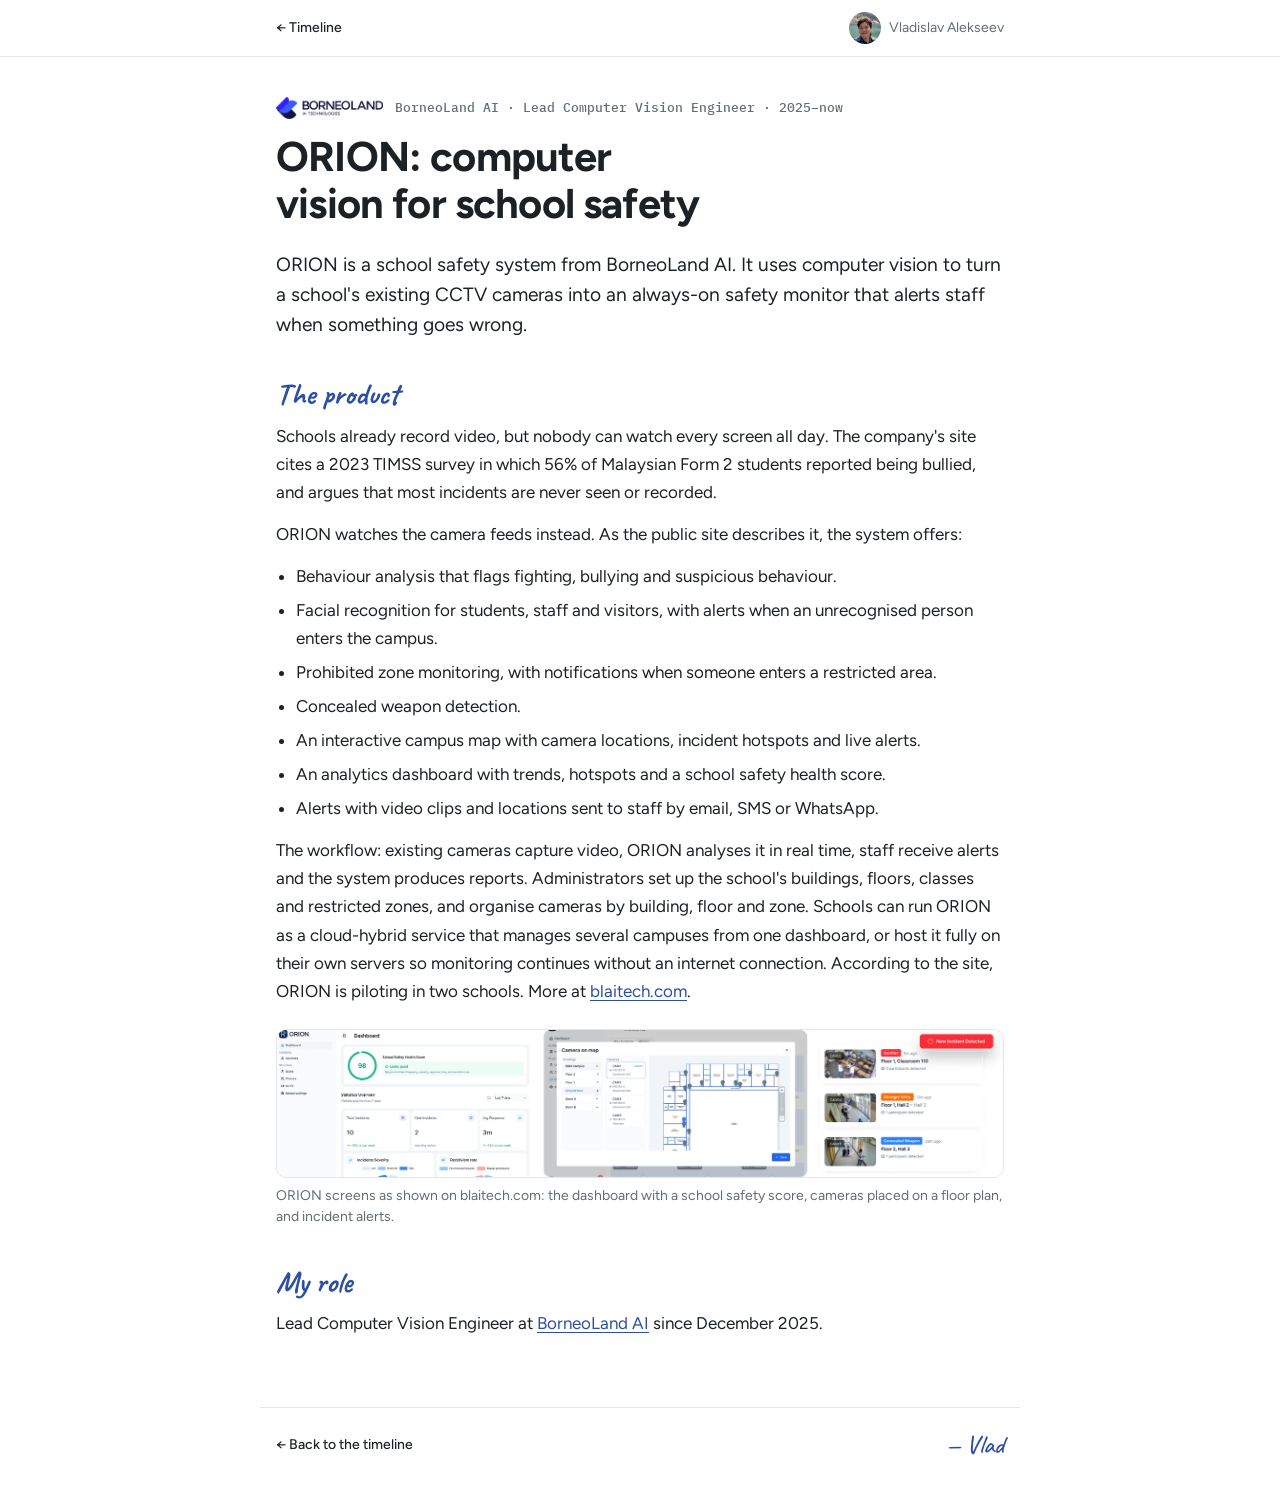
<file: post-orion.html>
<!doctype html>
<html lang="en">
<head>
<meta charset="utf-8">
<meta name="viewport" content="width=device-width, initial-scale=1, viewport-fit=cover">
<title>ORION: computer vision for school safety · Vladislav Alekseev</title>
<link rel="preconnect" href="https://fonts.googleapis.com">
<link rel="preconnect" href="https://fonts.gstatic.com" crossorigin>
<link rel="stylesheet" href="https://fonts.googleapis.com/css2?family=Caveat:wght@500;700&family=Figtree:wght@400;500;600;700&family=IBM+Plex+Mono:wght@400;500&display=swap">
<link rel="stylesheet" href="post.css">
</head>
<body>
<header class="top"><div class="wrap">
  <a class="back" href="./">← Timeline</a>
  <a class="me" href="./"><img src="photo.jpg" alt="" width="32" height="32">Vladislav Alekseev</a>
</div></header>
<main class="wrap">
  <article class="post">
    <div class="post-meta"><img class="logo" src="logo-borneoland.png" alt="BorneoLand AI" height="22" width="106"><span>BorneoLand AI · Lead Computer Vision Engineer · 2025–now</span></div>
    <h1>ORION: computer vision for school safety</h1>
    
    <p class="lede">ORION is a school safety system from BorneoLand AI. It uses computer vision to turn a school's existing CCTV cameras into an always-on safety monitor that alerts staff when something goes wrong.</p>

<section><h2>The product</h2>
<p>Schools already record video, but nobody can watch every screen all day. The company's site cites a 2023 TIMSS survey in which 56% of Malaysian Form 2 students reported being bullied, and argues that most incidents are never seen or recorded.</p>
<p>ORION watches the camera feeds instead. As the public site describes it, the system offers:</p>
<ul>
<li>Behaviour analysis that flags fighting, bullying and suspicious behaviour.</li>
<li>Facial recognition for students, staff and visitors, with alerts when an unrecognised person enters the campus.</li>
<li>Prohibited zone monitoring, with notifications when someone enters a restricted area.</li>
<li>Concealed weapon detection.</li>
<li>An interactive campus map with camera locations, incident hotspots and live alerts.</li>
<li>An analytics dashboard with trends, hotspots and a school safety health score.</li>
<li>Alerts with video clips and locations sent to staff by email, SMS or WhatsApp.</li>
</ul>
<p>The workflow: existing cameras capture video, ORION analyses it in real time, staff receive alerts and the system produces reports. Administrators set up the school's buildings, floors, classes and restricted zones, and organise cameras by building, floor and zone. Schools can run ORION as a cloud-hybrid service that manages several campuses from one dashboard, or host it fully on their own servers so monitoring continues without an internet connection. According to the site, ORION is piloting in two schools. More at <a href="https://blaitech.com">blaitech.com</a>.</p>
<figure><img src="orion-ui.webp" alt="Three ORION screens: a dashboard with a school safety score and incident statistics, cameras placed on a building floor plan, and a list of incident alerts." width="1520" height="309"><figcaption>ORION screens as shown on blaitech.com: the dashboard with a school safety score, cameras placed on a floor plan, and incident alerts.</figcaption></figure>
</section>

<section><h2>My role</h2>
<p>Lead Computer Vision Engineer at <a href="https://blaitech.com">BorneoLand AI</a> since December 2025.</p>
</section>

  </article>
</main>
<footer class="wrap"><a class="back" href="./">← Back to the timeline</a><span class="sign">— Vlad</span></footer>
<!-- Cloudflare Web Analytics --><script type='module' src='https://static.cloudflareinsights.com/beacon.min.js' data-cf-beacon='{"token": "9c3dd0e1bc9a48fda3d63808804b0e22"}'></script><!-- End Cloudflare Web Analytics -->
</body>
</html>
</file>
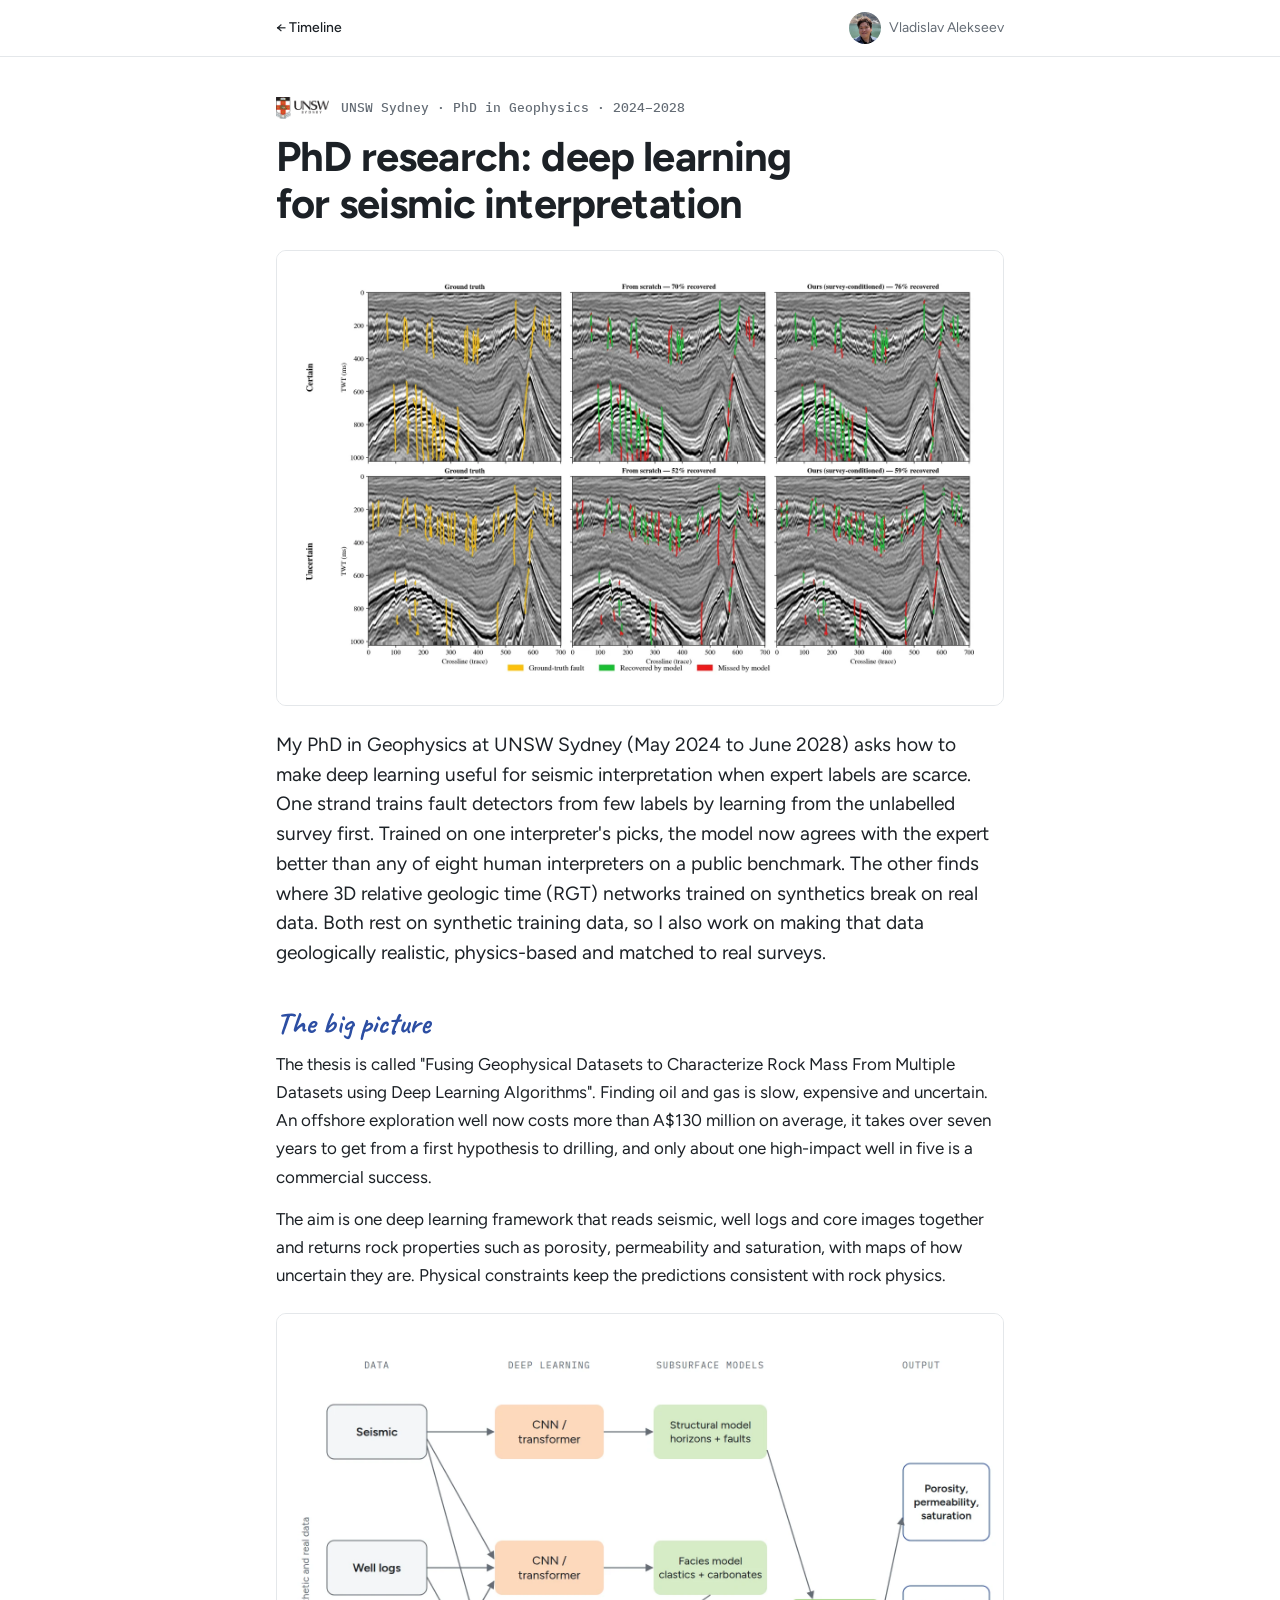
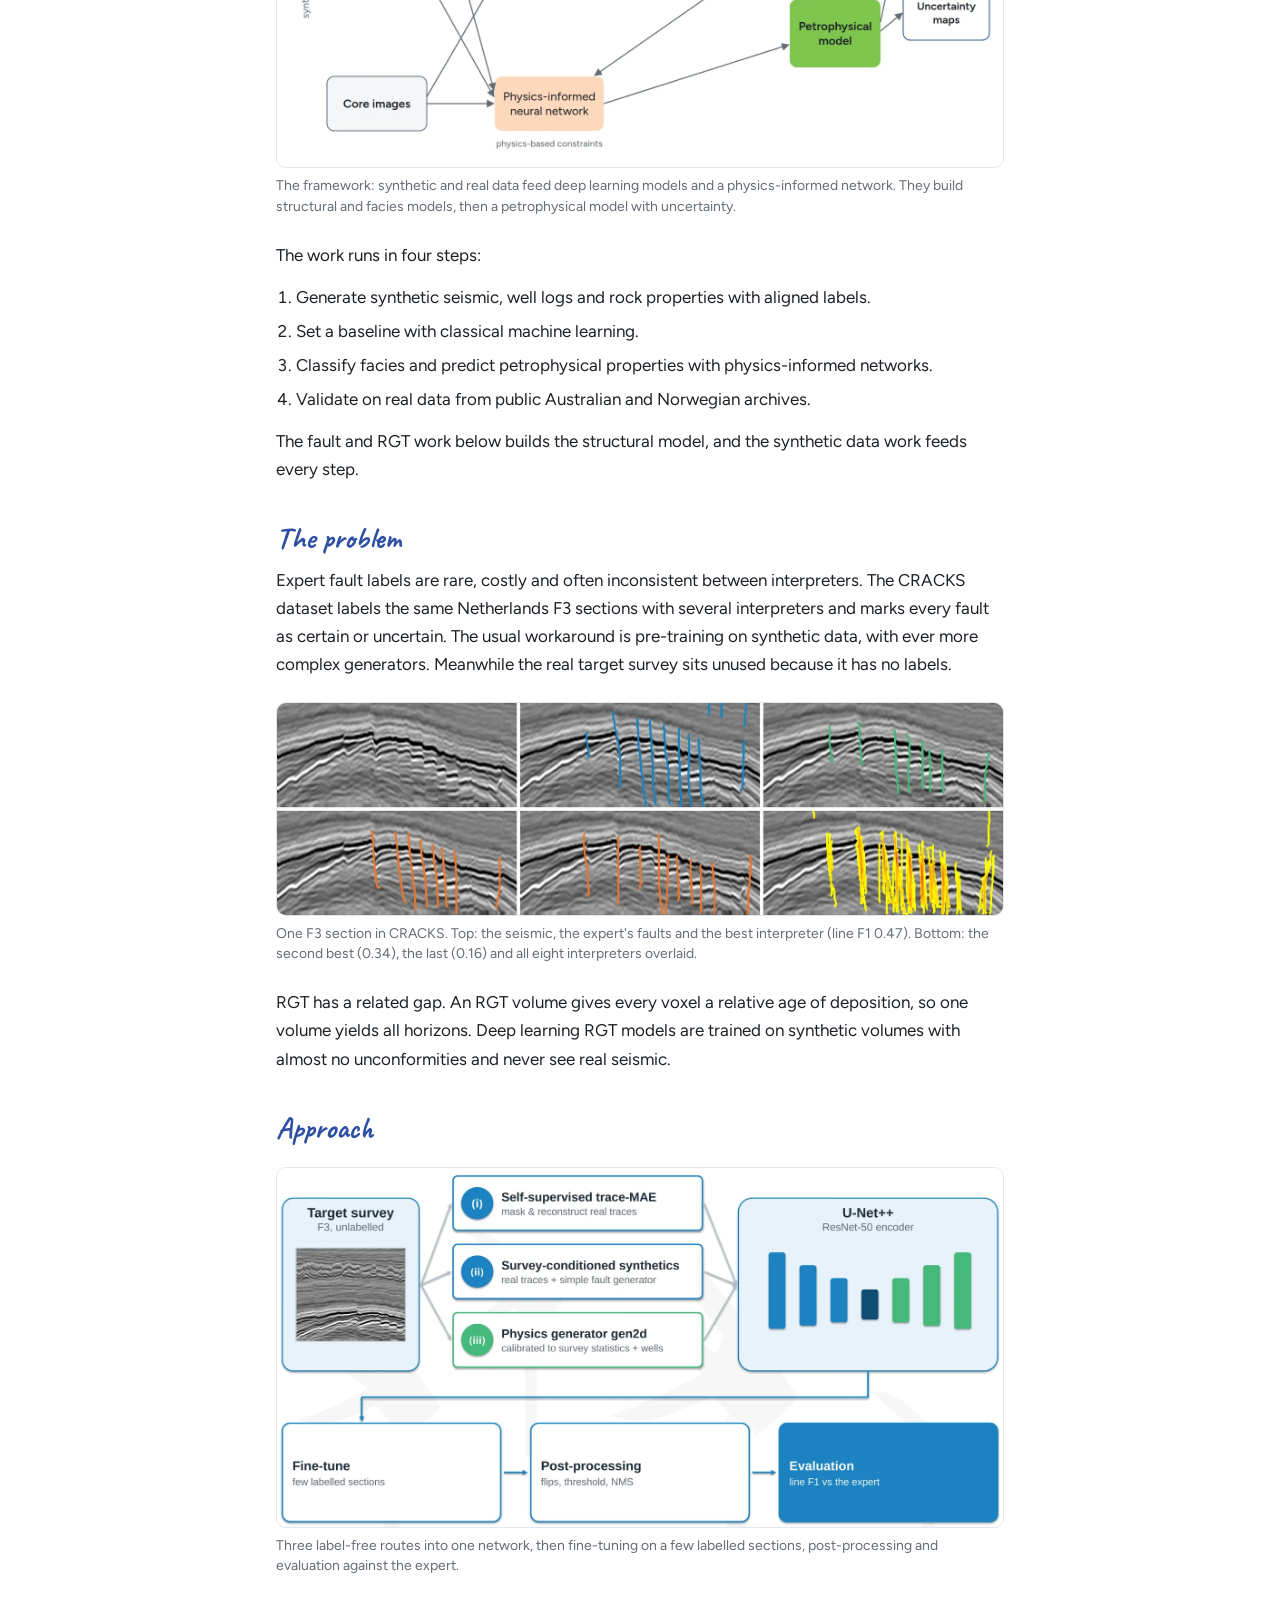
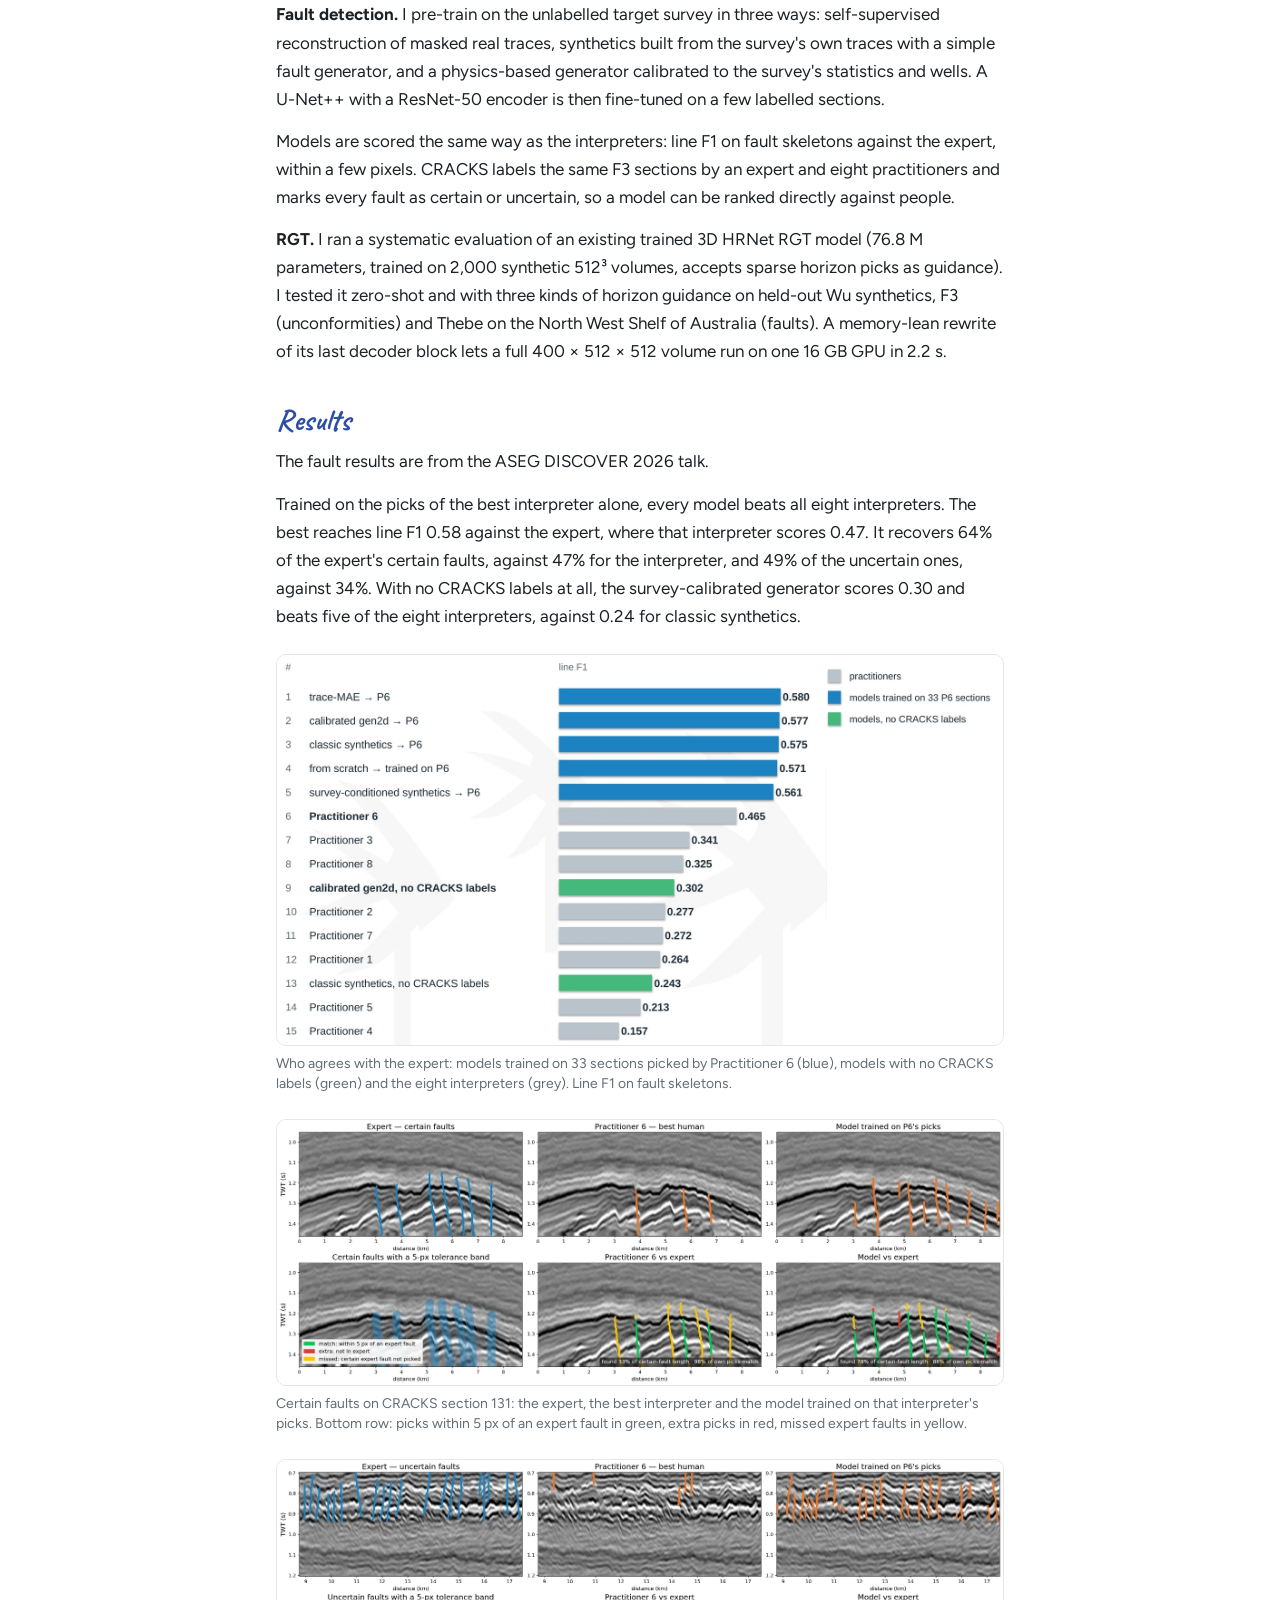
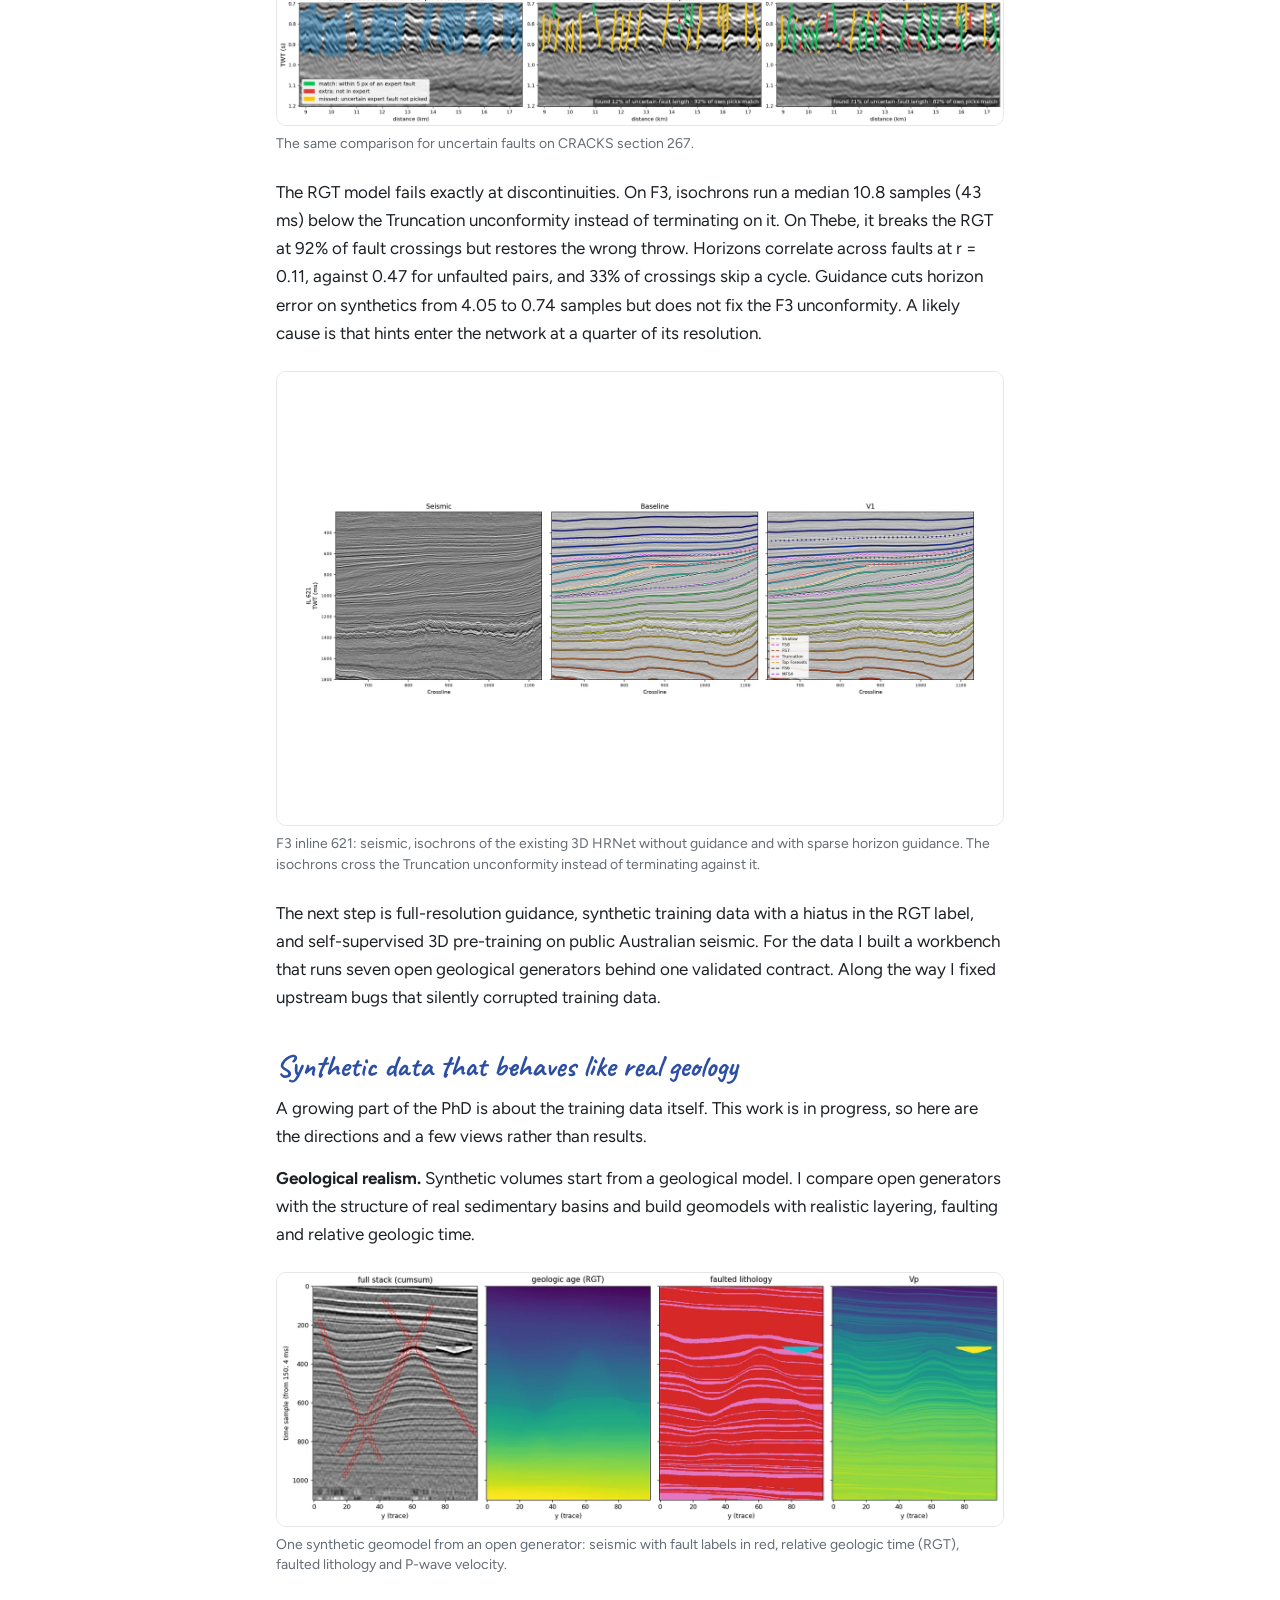
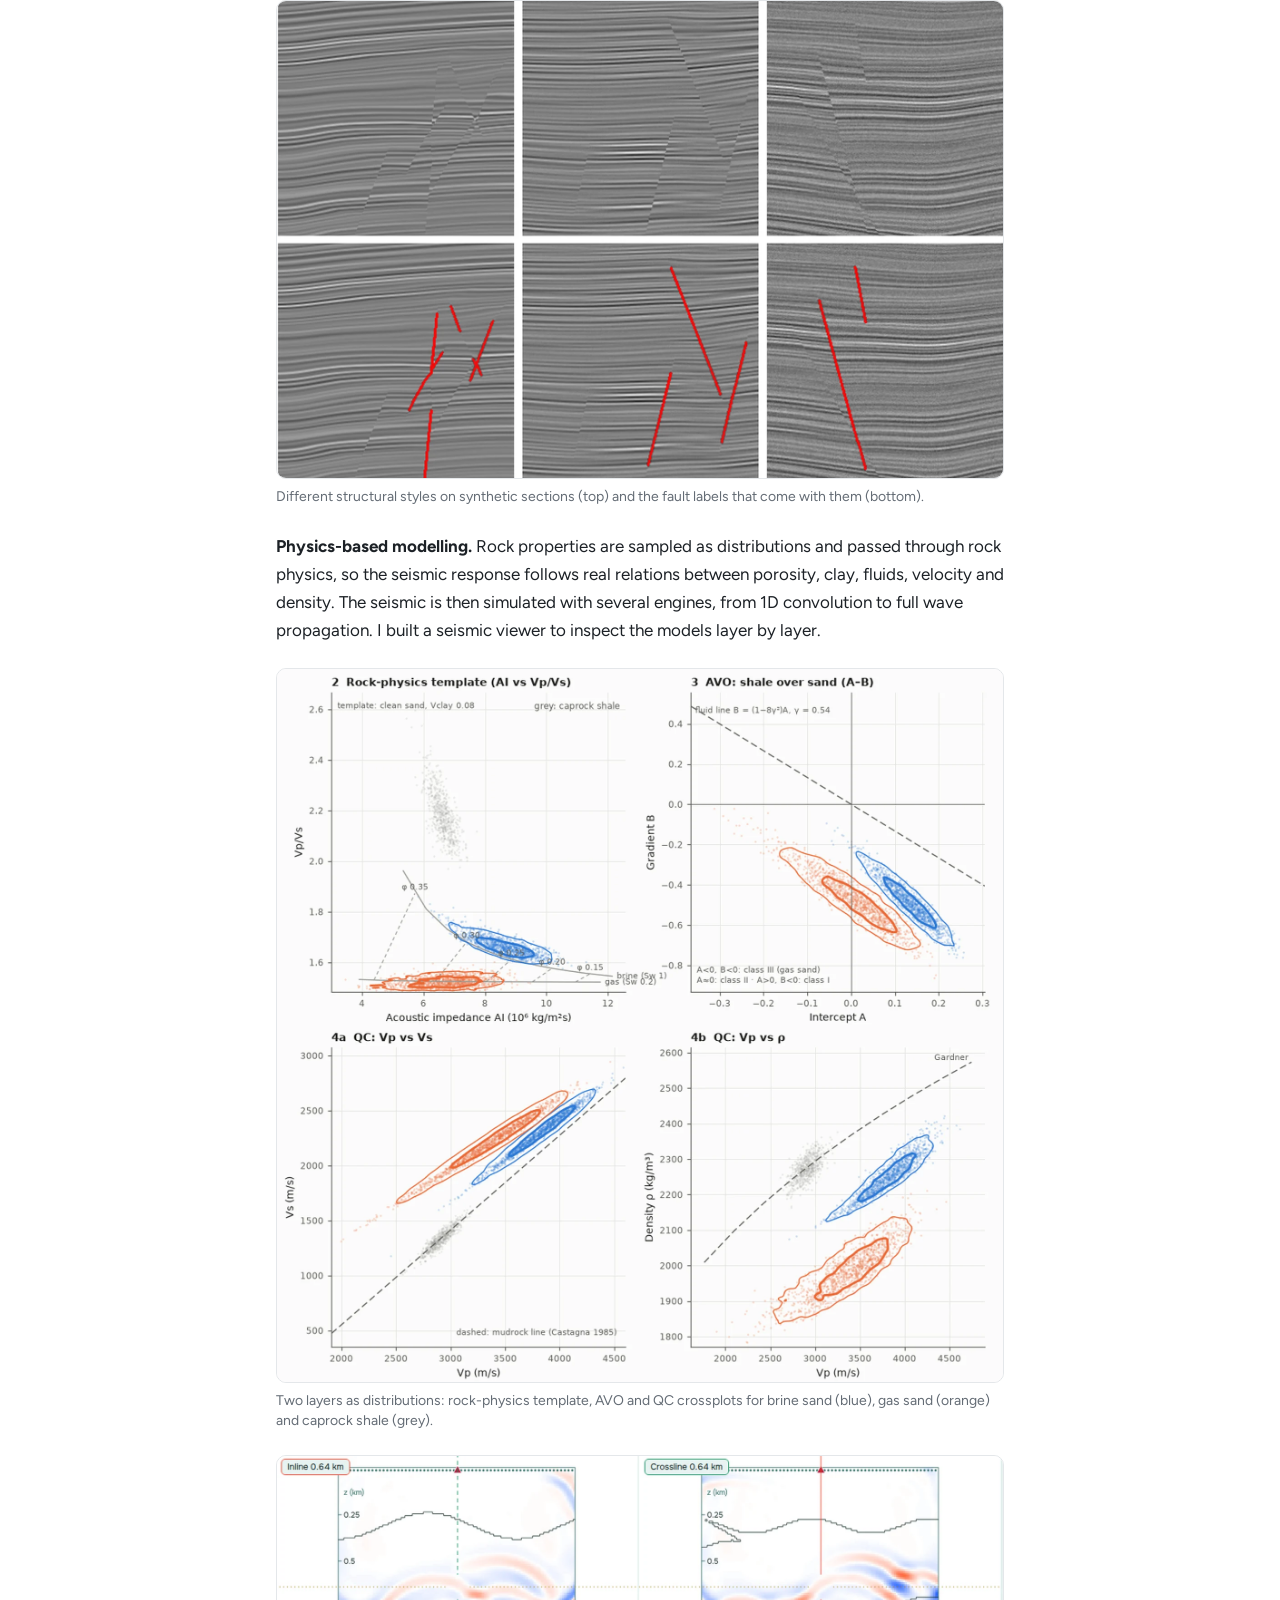
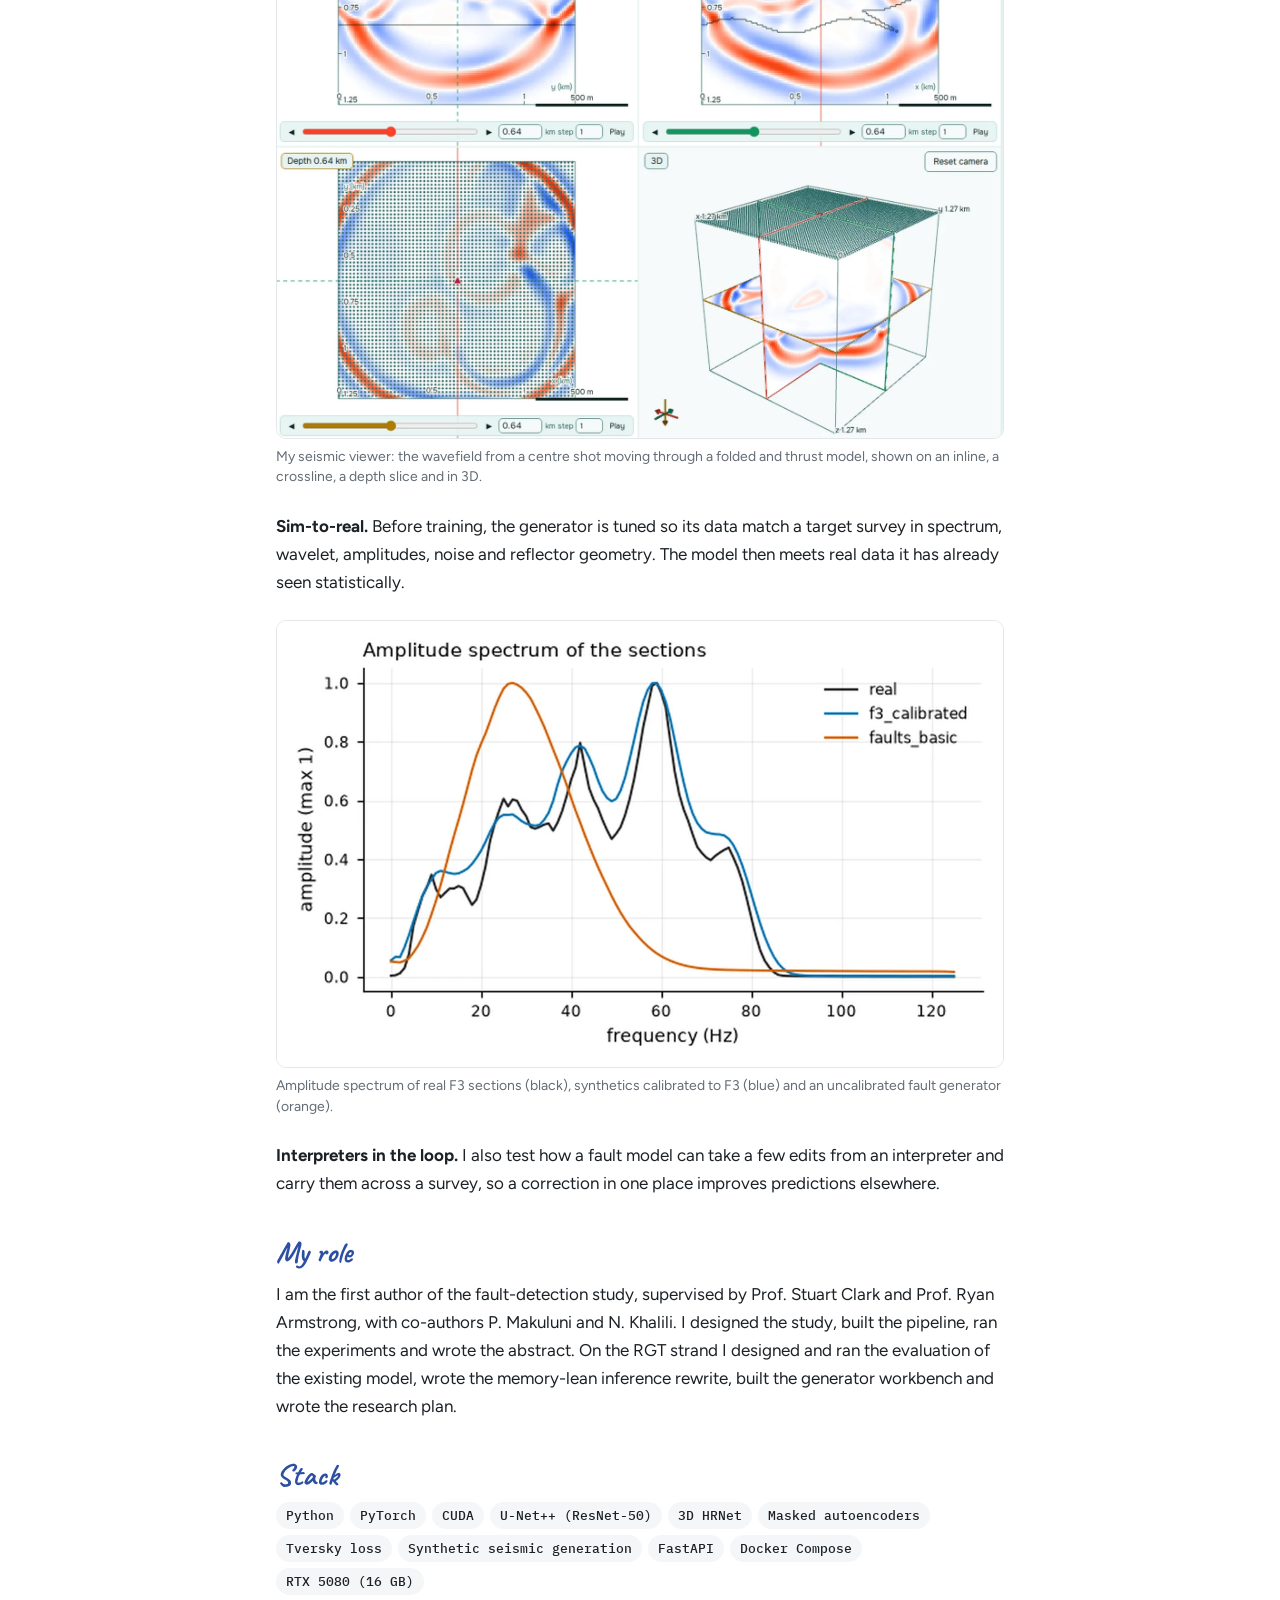
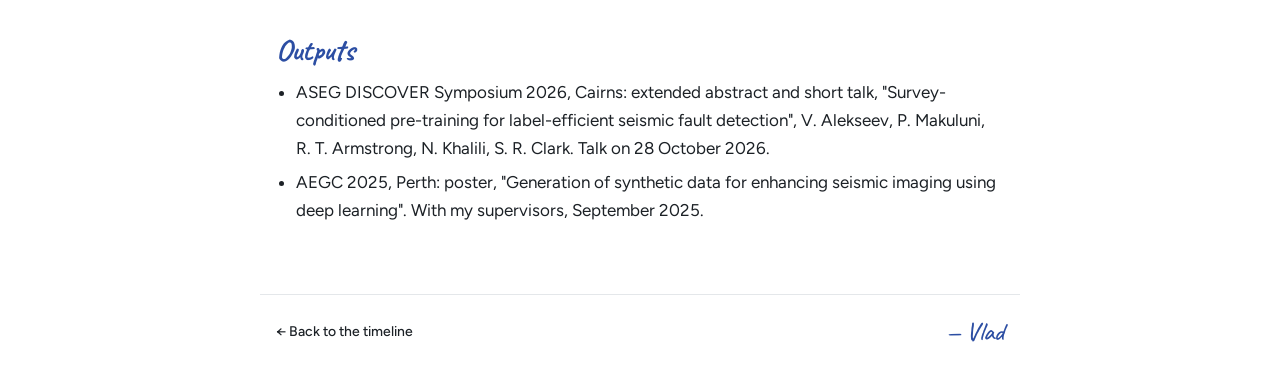
<file: post-phd.html>
<!doctype html>
<html lang="en">
<head>
<meta charset="utf-8">
<meta name="viewport" content="width=device-width, initial-scale=1, viewport-fit=cover">
<title>PhD research: deep learning for seismic interpretation · Vladislav Alekseev</title>
<link rel="preconnect" href="https://fonts.googleapis.com">
<link rel="preconnect" href="https://fonts.gstatic.com" crossorigin>
<link rel="stylesheet" href="https://fonts.googleapis.com/css2?family=Caveat:wght@500;700&family=Figtree:wght@400;500;600;700&family=IBM+Plex+Mono:wght@400;500&display=swap">
<link rel="stylesheet" href="post.css">
</head>
<body>
<header class="top"><div class="wrap">
  <a class="back" href="./">← Timeline</a>
  <a class="me" href="./"><img src="photo.jpg" alt="" width="32" height="32">Vladislav Alekseev</a>
</div></header>
<main class="wrap">
  <article class="post">
    <div class="post-meta"><img class="logo" src="logo-unsw.png" alt="UNSW Sydney" height="22" width="53"><span>UNSW Sydney · PhD in Geophysics · 2024–2028</span></div>
    <h1>PhD research: deep learning for seismic interpretation</h1>
    <figure class="hero"><img src="fault-detection-v2.webp" alt="F3 test section: ground truth, from-scratch model and survey-conditioned model"></figure>
    <p class="lede">My PhD in Geophysics at UNSW Sydney (May 2024 to June 2028) asks how to make deep learning useful for seismic interpretation when expert labels are scarce. One strand trains fault detectors from few labels by learning from the unlabelled survey first. Trained on one interpreter's picks, the model now agrees with the expert better than any of eight human interpreters on a public benchmark. The other finds where 3D relative geologic time (RGT) networks trained on synthetics break on real data. Both rest on synthetic training data, so I also work on making that data geologically realistic, physics-based and matched to real surveys.</p>

<section>
<h2>The big picture</h2>
<p>The thesis is called "Fusing Geophysical Datasets to Characterize Rock Mass From Multiple Datasets using Deep Learning Algorithms". Finding oil and gas is slow, expensive and uncertain. An offshore exploration well now costs more than A$130 million on average, it takes over seven years to get from a first hypothesis to drilling, and only about one high-impact well in five is a commercial success.</p>
<p>The aim is one deep learning framework that reads seismic, well logs and core images together and returns rock properties such as porosity, permeability and saturation, with maps of how uncertain they are. Physical constraints keep the predictions consistent with rock physics.</p>
<figure><img src="schematic-phd.webp" alt="Diagram: seismic, well logs and core images feed CNN or transformer models and a physics-informed network. These build a structural model of horizons and faults and a facies model, which feed a petrophysical model that outputs porosity, permeability, saturation and uncertainty maps." width="1600" height="1000"><figcaption>The framework: synthetic and real data feed deep learning models and a physics-informed network. They build structural and facies models, then a petrophysical model with uncertainty.</figcaption></figure>
<p>The work runs in four steps:</p>
<ol>
<li>Generate synthetic seismic, well logs and rock properties with aligned labels.</li>
<li>Set a baseline with classical machine learning.</li>
<li>Classify facies and predict petrophysical properties with physics-informed networks.</li>
<li>Validate on real data from public Australian and Norwegian archives.</li>
</ol>
<p>The fault and RGT work below builds the structural model, and the synthetic data work feeds every step.</p>
</section>

<section>
<h2>The problem</h2>
<p>Expert fault labels are rare, costly and often inconsistent between interpreters. The CRACKS dataset labels the same Netherlands F3 sections with several interpreters and marks every fault as certain or uncertain. The usual workaround is pre-training on synthetic data, with ever more complex generators. Meanwhile the real target survey sits unused because it has no labels.</p>
<figure><img src="phd-interpreters.webp" alt="Six views of the same F3 section: the seismic, the expert's faults, the best interpreter's faults, the second best, the last, and all eight interpreters overlaid." width="1600" height="467"><figcaption>One F3 section in CRACKS. Top: the seismic, the expert's faults and the best interpreter (line F1 0.47). Bottom: the second best (0.34), the last (0.16) and all eight interpreters overlaid.</figcaption></figure>
<p>RGT has a related gap. An RGT volume gives every voxel a relative age of deposition, so one volume yields all horizons. Deep learning RGT models are trained on synthetic volumes with almost no unconformities and never see real seismic.</p>
</section>

<section>
<h2>Approach</h2>
<figure><img src="phd-pipeline.webp" alt="Pipeline: the unlabelled target survey feeds three label-free routes (self-supervised trace reconstruction, survey-conditioned synthetics and a calibrated physics generator) into a U-Net++, followed by fine-tuning on a few labelled sections, post-processing and evaluation against the expert." width="1600" height="791"><figcaption>Three label-free routes into one network, then fine-tuning on a few labelled sections, post-processing and evaluation against the expert.</figcaption></figure>
<p><strong>Fault detection.</strong> I pre-train on the unlabelled target survey in three ways: self-supervised reconstruction of masked real traces, synthetics built from the survey's own traces with a simple fault generator, and a physics-based generator calibrated to the survey's statistics and wells. A U-Net++ with a ResNet-50 encoder is then fine-tuned on a few labelled sections.</p>
<p>Models are scored the same way as the interpreters: line F1 on fault skeletons against the expert, within a few pixels. CRACKS labels the same F3 sections by an expert and eight practitioners and marks every fault as certain or uncertain, so a model can be ranked directly against people.</p>
<p><strong>RGT.</strong> I ran a systematic evaluation of an existing trained 3D HRNet RGT model (76.8 M parameters, trained on 2,000 synthetic 512³ volumes, accepts sparse horizon picks as guidance). I tested it zero-shot and with three kinds of horizon guidance on held-out Wu synthetics, F3 (unconformities) and Thebe on the North West Shelf of Australia (faults). A memory-lean rewrite of its last decoder block lets a full 400 × 512 × 512 volume run on one 16 GB GPU in 2.2 s.</p>
</section>

<section>
<h2>Results</h2>
<p>The fault results are from the ASEG DISCOVER 2026 talk.</p>
<p>Trained on the picks of the best interpreter alone, every model beats all eight interpreters. The best reaches line F1 0.58 against the expert, where that interpreter scores 0.47. It recovers 64% of the expert's certain faults, against 47% for the interpreter, and 49% of the uncertain ones, against 34%. With no CRACKS labels at all, the survey-calibrated generator scores 0.30 and beats five of the eight interpreters, against 0.24 for classic synthetics.</p>
<figure><img src="phd-leaderboard.webp" alt="Ranking by line F1 against the expert: five models trained on Practitioner 6's picks score 0.56 to 0.58, above Practitioner 6 at 0.47 and the other interpreters at 0.16 to 0.34. The calibrated generator without CRACKS labels scores 0.30, classic synthetics 0.24." width="1600" height="860"><figcaption>Who agrees with the expert: models trained on 33 sections picked by Practitioner 6 (blue), models with no CRACKS labels (green) and the eight interpreters (grey). Line F1 on fault skeletons.</figcaption></figure>
<figure><img src="phd-certain.webp" alt="CRACKS section 131: the expert's certain faults, the best interpreter's picks and the model's picks, then each compared with the expert. The model matches most expert faults, the interpreter misses many." width="1600" height="585"><figcaption>Certain faults on CRACKS section 131: the expert, the best interpreter and the model trained on that interpreter's picks. Bottom row: picks within 5 px of an expert fault in green, extra picks in red, missed expert faults in yellow.</figcaption></figure>
<figure><img src="phd-uncertain.webp" alt="CRACKS section 267: the same comparison for faults the expert marked as uncertain." width="1600" height="585"><figcaption>The same comparison for uncertain faults on CRACKS section 267.</figcaption></figure>
<p>The RGT model fails exactly at discontinuities. On F3, isochrons run a median 10.8 samples (43 ms) below the Truncation unconformity instead of terminating on it. On Thebe, it breaks the RGT at 92% of fault crossings but restores the wrong throw. Horizons correlate across faults at r = 0.11, against 0.47 for unfaulted pairs, and 33% of crossings skip a cycle. Guidance cuts horizon error on synthetics from 4.05 to 0.74 samples but does not fix the F3 unconformity. A likely cause is that hints enter the network at a quarter of its resolution.</p>
<figure><img src="post-phd-2-v2.webp" alt="F3 inline 621: seismic section, predicted isochrons without guidance, and predicted isochrons with sparse horizon guidance, overlaid on interpreted horizons including the Truncation unconformity." width="1600" height="459"><figcaption>F3 inline 621: seismic, isochrons of the existing 3D HRNet without guidance and with sparse horizon guidance. The isochrons cross the Truncation unconformity instead of terminating against it.</figcaption></figure>
<p>The next step is full-resolution guidance, synthetic training data with a hiatus in the RGT label, and self-supervised 3D pre-training on public Australian seismic. For the data I built a workbench that runs seven open geological generators behind one validated contract. Along the way I fixed upstream bugs that silently corrupted training data.</p>
</section>

<section>
<h2>Synthetic data that behaves like real geology</h2>
<p>A growing part of the PhD is about the training data itself. This work is in progress, so here are the directions and a few views rather than results.</p>
<p><strong>Geological realism.</strong> Synthetic volumes start from a geological model. I compare open generators with the structure of real sedimentary basins and build geomodels with realistic layering, faulting and relative geologic time.</p>
<figure><img src="phd-geomodel.webp" alt="Four panels of one synthetic section: seismic with fault labels in red, relative geologic time, faulted lithology and P-wave velocity." width="1600" height="558"><figcaption>One synthetic geomodel from an open generator: seismic with fault labels in red, relative geologic time (RGT), faulted lithology and P-wave velocity.</figcaption></figure>
<figure><img src="phd-styles.webp" alt="Three synthetic seismic sections with different fault styles, and the same sections with their fault labels drawn in red." width="1600" height="1053"><figcaption>Different structural styles on synthetic sections (top) and the fault labels that come with them (bottom).</figcaption></figure>
<p><strong>Physics-based modelling.</strong> Rock properties are sampled as distributions and passed through rock physics, so the seismic response follows real relations between porosity, clay, fluids, velocity and density. The seismic is then simulated with several engines, from 1D convolution to full wave propagation. I built a seismic viewer to inspect the models layer by layer.</p>
<figure><img src="phd-rockphysics.webp" alt="Crossplots of acoustic impedance against Vp/Vs, AVO intercept against gradient, Vp against Vs and Vp against density for brine sand, gas sand and caprock shale." width="1600" height="1571"><figcaption>Two layers as distributions: rock-physics template, AVO and QC crossplots for brine sand (blue), gas sand (orange) and caprock shale (grey).</figcaption></figure>
<figure><img src="phd-wavefield.webp" alt="Seismic viewer showing a wavefield from a centre shot in inline, crossline, depth slice and 3D views of a folded and thrust model." width="1600" height="1282"><figcaption>My seismic viewer: the wavefield from a centre shot moving through a folded and thrust model, shown on an inline, a crossline, a depth slice and in 3D.</figcaption></figure>
<p><strong>Sim-to-real.</strong> Before training, the generator is tuned so its data match a target survey in spectrum, wavelet, amplitudes, noise and reflector geometry. The model then meets real data it has already seen statistically.</p>
<figure><img src="phd-spectrum.webp" alt="Amplitude spectra: real F3 sections, synthetics calibrated to F3 that follow the real curve closely, and an uncalibrated generator peaking at a much lower frequency." width="1144" height="704"><figcaption>Amplitude spectrum of real F3 sections (black), synthetics calibrated to F3 (blue) and an uncalibrated fault generator (orange).</figcaption></figure>
<p><strong>Interpreters in the loop.</strong> I also test how a fault model can take a few edits from an interpreter and carry them across a survey, so a correction in one place improves predictions elsewhere.</p>
</section>

<section>
<h2>My role</h2>
<p>I am the first author of the fault-detection study, supervised by Prof. Stuart Clark and Prof. Ryan Armstrong, with co-authors P. Makuluni and N. Khalili. I designed the study, built the pipeline, ran the experiments and wrote the abstract. On the RGT strand I designed and ran the evaluation of the existing model, wrote the memory-lean inference rewrite, built the generator workbench and wrote the research plan.</p>
</section>

<section>
<h2>Stack</h2>
<ul class="chips">
<li>Python</li>
<li>PyTorch</li>
<li>CUDA</li>
<li>U-Net++ (ResNet-50)</li>
<li>3D HRNet</li>
<li>Masked autoencoders</li>
<li>Tversky loss</li>
<li>Synthetic seismic generation</li>
<li>FastAPI</li>
<li>Docker Compose</li>
<li>RTX 5080 (16 GB)</li>
</ul>
</section>

<section>
<h2>Outputs</h2>
<ul>
<li>ASEG DISCOVER Symposium 2026, Cairns: extended abstract and short talk, "Survey-conditioned pre-training for label-efficient seismic fault detection", V. Alekseev, P. Makuluni, R. T. Armstrong, N. Khalili, S. R. Clark. Talk on 28 October 2026.</li>
<li>AEGC 2025, Perth: poster, "Generation of synthetic data for enhancing seismic imaging using deep learning". With my supervisors, September 2025.</li>
</ul>
</section>

  </article>
</main>
<footer class="wrap"><a class="back" href="./">← Back to the timeline</a><span class="sign">— Vlad</span></footer>
<!-- Cloudflare Web Analytics --><script type='module' src='https://static.cloudflareinsights.com/beacon.min.js' data-cf-beacon='{"token": "9c3dd0e1bc9a48fda3d63808804b0e22"}'></script><!-- End Cloudflare Web Analytics -->
</body>
</html>
</file>
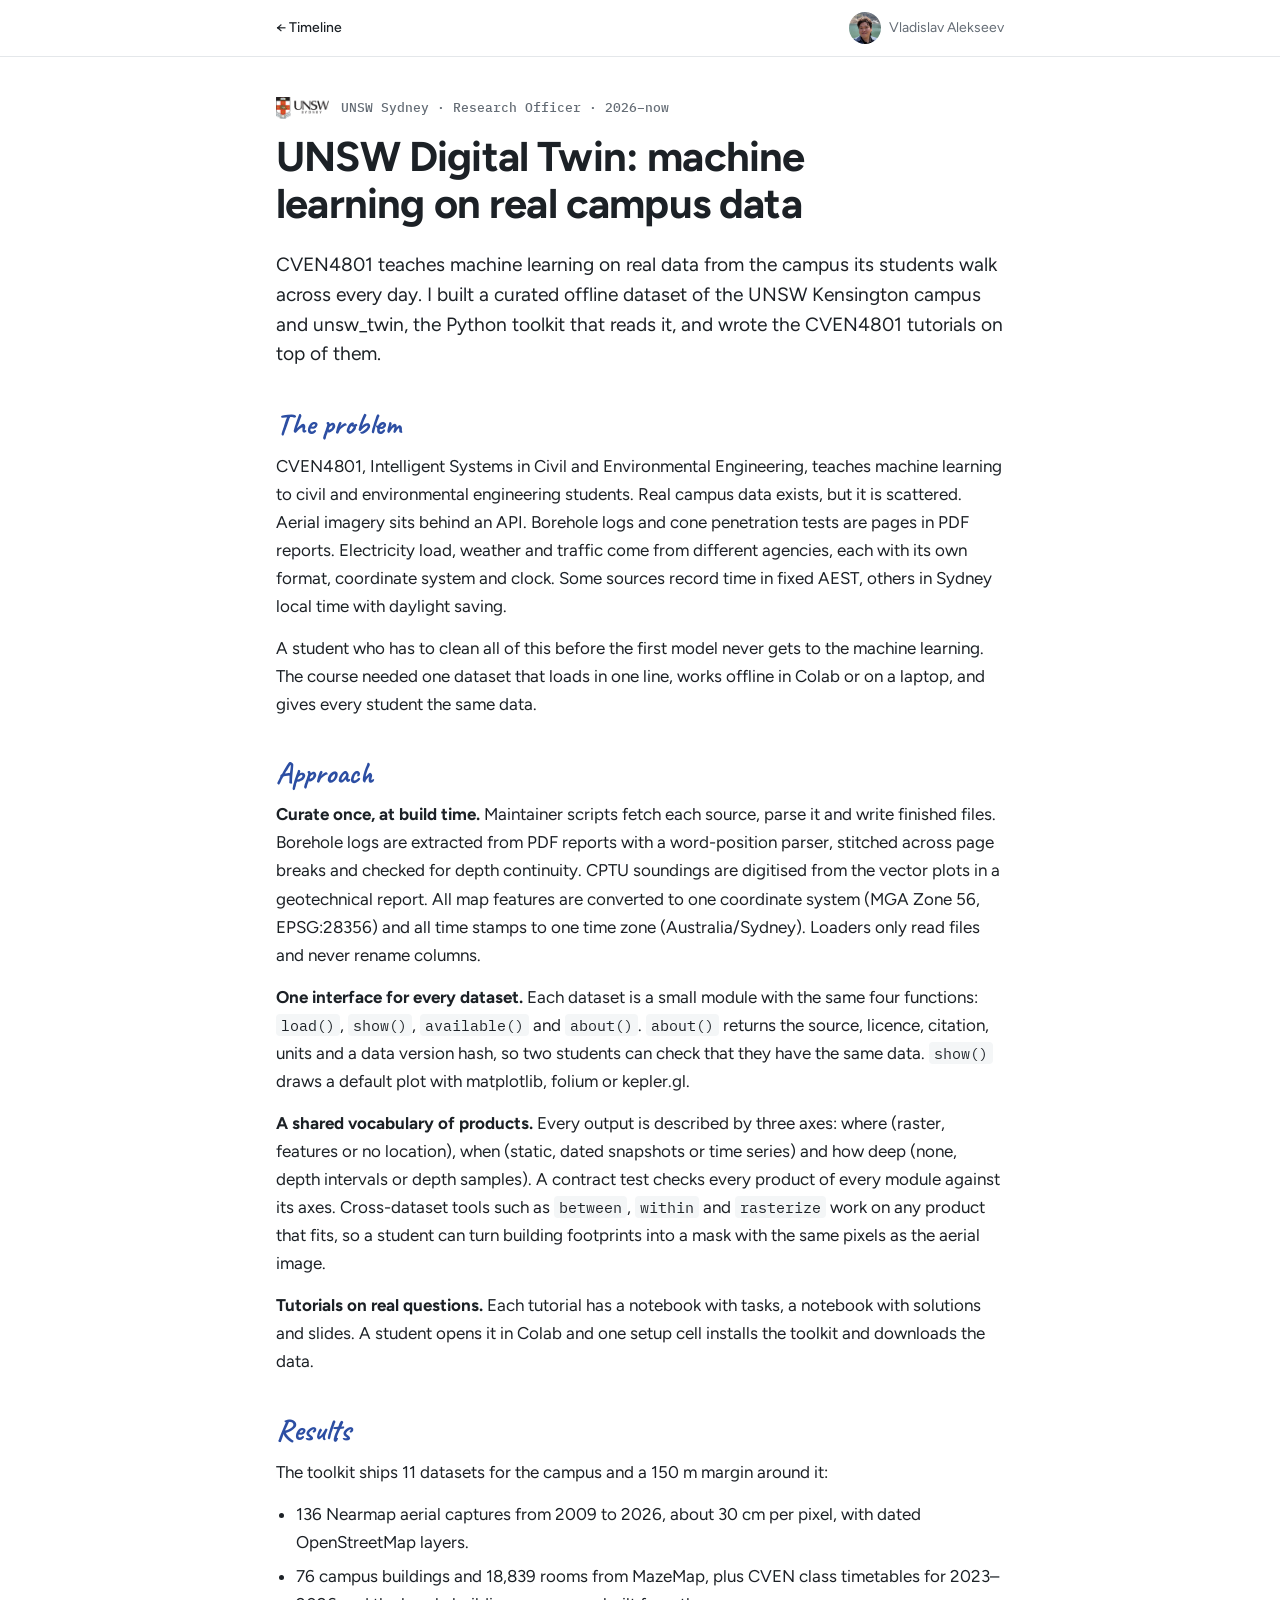
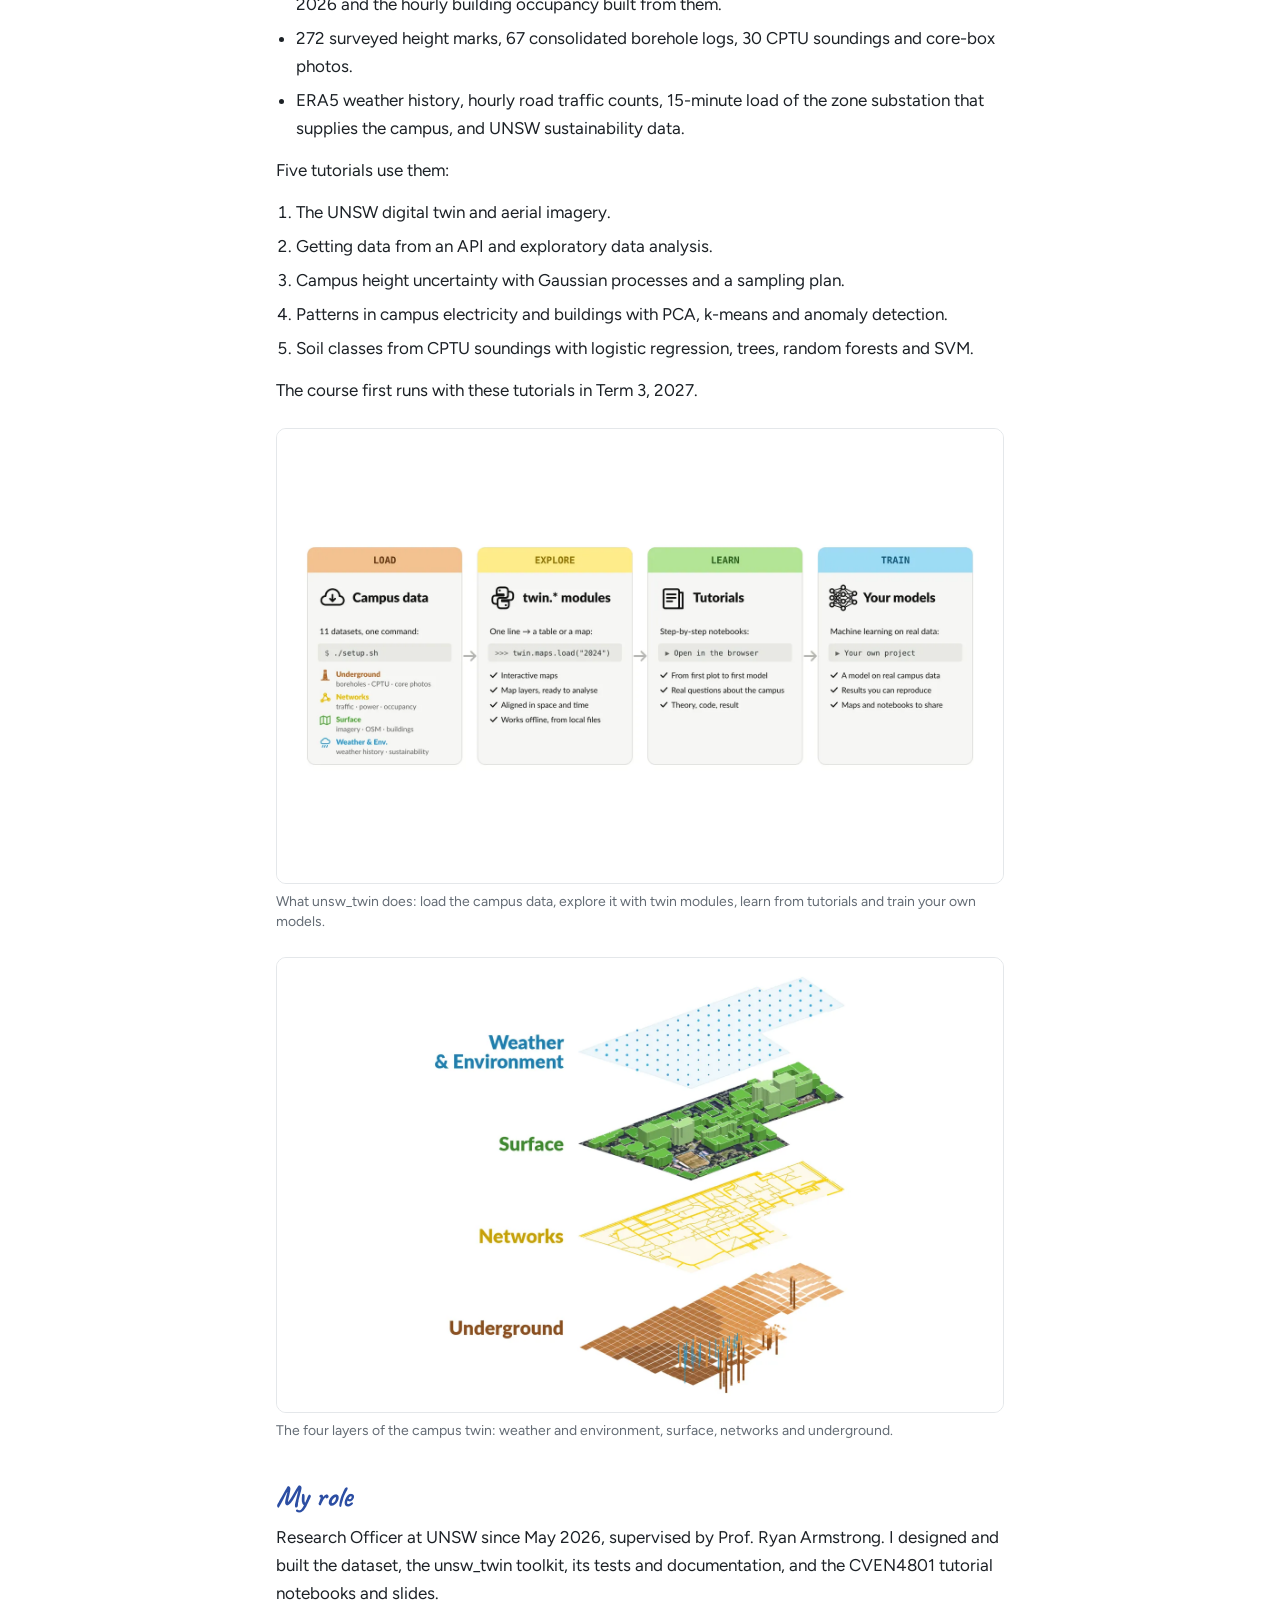
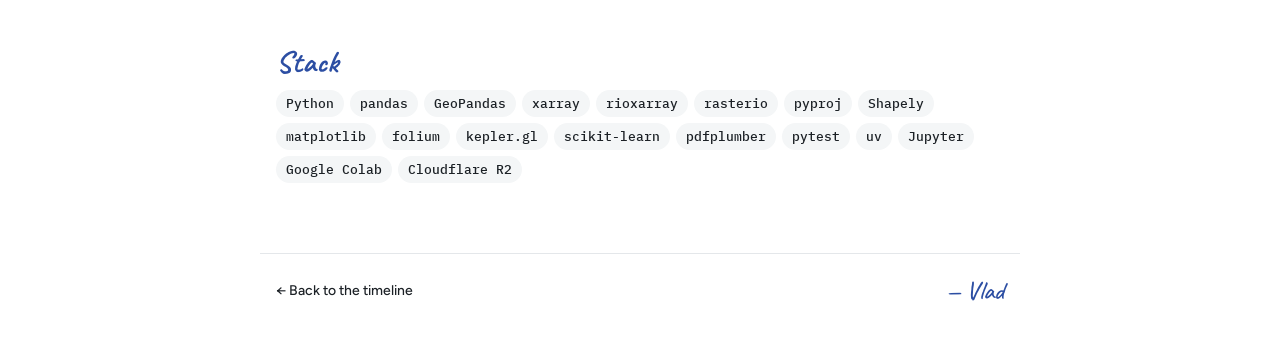
<file: post-twin.html>
<!doctype html>
<html lang="en">
<head>
<meta charset="utf-8">
<meta name="viewport" content="width=device-width, initial-scale=1, viewport-fit=cover">
<title>UNSW Digital Twin: machine learning on real campus data · Vladislav Alekseev</title>
<link rel="preconnect" href="https://fonts.googleapis.com">
<link rel="preconnect" href="https://fonts.gstatic.com" crossorigin>
<link rel="stylesheet" href="https://fonts.googleapis.com/css2?family=Caveat:wght@500;700&family=Figtree:wght@400;500;600;700&family=IBM+Plex+Mono:wght@400;500&display=swap">
<link rel="stylesheet" href="post.css">
</head>
<body>
<header class="top"><div class="wrap">
  <a class="back" href="./">← Timeline</a>
  <a class="me" href="./"><img src="photo.jpg" alt="" width="32" height="32">Vladislav Alekseev</a>
</div></header>
<main class="wrap">
  <article class="post">
    <div class="post-meta"><img class="logo" src="logo-unsw.png" alt="UNSW Sydney" height="22" width="53"><span>UNSW Sydney · Research Officer · 2026–now</span></div>
    <h1>UNSW Digital Twin: machine learning on real campus data</h1>
    
    <p class="lede">CVEN4801 teaches machine learning on real data from the campus its students walk across every day. I built a curated offline dataset of the UNSW Kensington campus and unsw_twin, the Python toolkit that reads it, and wrote the CVEN4801 tutorials on top of them.</p>

<section><h2>The problem</h2>
<p>CVEN4801, Intelligent Systems in Civil and Environmental Engineering, teaches machine learning to civil and environmental engineering students. Real campus data exists, but it is scattered. Aerial imagery sits behind an API. Borehole logs and cone penetration tests are pages in PDF reports. Electricity load, weather and traffic come from different agencies, each with its own format, coordinate system and clock. Some sources record time in fixed AEST, others in Sydney local time with daylight saving.</p>
<p>A student who has to clean all of this before the first model never gets to the machine learning. The course needed one dataset that loads in one line, works offline in Colab or on a laptop, and gives every student the same data.</p>
</section>

<section><h2>Approach</h2>
<p><strong>Curate once, at build time.</strong> Maintainer scripts fetch each source, parse it and write finished files. Borehole logs are extracted from PDF reports with a word-position parser, stitched across page breaks and checked for depth continuity. CPTU soundings are digitised from the vector plots in a geotechnical report. All map features are converted to one coordinate system (MGA Zone 56, EPSG:28356) and all time stamps to one time zone (Australia/Sydney). Loaders only read files and never rename columns.</p>
<p><strong>One interface for every dataset.</strong> Each dataset is a small module with the same four functions: <code>load()</code>, <code>show()</code>, <code>available()</code> and <code>about()</code>. <code>about()</code> returns the source, licence, citation, units and a data version hash, so two students can check that they have the same data. <code>show()</code> draws a default plot with matplotlib, folium or kepler.gl.</p>
<p><strong>A shared vocabulary of products.</strong> Every output is described by three axes: where (raster, features or no location), when (static, dated snapshots or time series) and how deep (none, depth intervals or depth samples). A contract test checks every product of every module against its axes. Cross-dataset tools such as <code>between</code>, <code>within</code> and <code>rasterize</code> work on any product that fits, so a student can turn building footprints into a mask with the same pixels as the aerial image.</p>
<p><strong>Tutorials on real questions.</strong> Each tutorial has a notebook with tasks, a notebook with solutions and slides. A student opens it in Colab and one setup cell installs the toolkit and downloads the data.</p>
</section>

<section><h2>Results</h2>
<p>The toolkit ships 11 datasets for the campus and a 150 m margin around it:</p>
<ul>
<li>136 Nearmap aerial captures from 2009 to 2026, about 30 cm per pixel, with dated OpenStreetMap layers.</li>
<li>76 campus buildings and 18,839 rooms from MazeMap, plus CVEN class timetables for 2023–2026 and the hourly building occupancy built from them.</li>
<li>272 surveyed height marks, 67 consolidated borehole logs, 30 CPTU soundings and core-box photos.</li>
<li>ERA5 weather history, hourly road traffic counts, 15-minute load of the zone substation that supplies the campus, and UNSW sustainability data.</li>
</ul>
<p>Five tutorials use them:</p>
<ol>
<li>The UNSW digital twin and aerial imagery.</li>
<li>Getting data from an API and exploratory data analysis.</li>
<li>Campus height uncertainty with Gaussian processes and a sampling plan.</li>
<li>Patterns in campus electricity and buildings with PCA, k-means and anomaly detection.</li>
<li>Soil classes from CPTU soundings with logistic regression, trees, random forests and SVM.</li>
</ol>
<p>The course first runs with these tutorials in Term 3, 2027.</p>
<figure><img src="unsw-twin-v2.webp" alt="Diagram of unsw_twin: load campus data, explore it with twin modules, learn with tutorials, train your own models" width="1600" height="1000"><figcaption>What unsw_twin does: load the campus data, explore it with twin modules, learn from tutorials and train your own models.</figcaption></figure>
<figure><img src="post-twin-1-v2.webp" alt="The campus as four stacked layers: weather and environment, surface with buildings, networks, and underground with boreholes" width="1098" height="1114"><figcaption>The four layers of the campus twin: weather and environment, surface, networks and underground.</figcaption></figure>
</section>

<section><h2>My role</h2>
<p>Research Officer at UNSW since May 2026, supervised by Prof. Ryan Armstrong. I designed and built the dataset, the unsw_twin toolkit, its tests and documentation, and the CVEN4801 tutorial notebooks and slides.</p>
</section>

<section><h2>Stack</h2><ul class="chips"><li>Python</li><li>pandas</li><li>GeoPandas</li><li>xarray</li><li>rioxarray</li><li>rasterio</li><li>pyproj</li><li>Shapely</li><li>matplotlib</li><li>folium</li><li>kepler.gl</li><li>scikit-learn</li><li>pdfplumber</li><li>pytest</li><li>uv</li><li>Jupyter</li><li>Google Colab</li><li>Cloudflare R2</li></ul></section>

  </article>
</main>
<footer class="wrap"><a class="back" href="./">← Back to the timeline</a><span class="sign">— Vlad</span></footer>
<!-- Cloudflare Web Analytics --><script type='module' src='https://static.cloudflareinsights.com/beacon.min.js' data-cf-beacon='{"token": "9c3dd0e1bc9a48fda3d63808804b0e22"}'></script><!-- End Cloudflare Web Analytics -->
</body>
</html>
</file>
<file: post.css>
/* Full posts: same tokens as the timeline page. Single light theme by choice. */
:root {
  color-scheme: light;
  --paper: #ffffff;
  --ink: #1c2126;
  --muted: #646c75;
  --rule: #e4e7ea;
  --wash: #f4f6f7;
  --pen: #2c4ea3;
  --live: #d4432f;
  --font-body: "Figtree", system-ui, -apple-system, "Segoe UI", sans-serif;
  --font-hand: "Caveat", "Segoe Print", "Bradley Hand", cursive;
  --font-mono: "IBM Plex Mono", ui-monospace, Menlo, monospace;
  --maxw: 760px;
}
* { box-sizing: border-box; }
html { -webkit-text-size-adjust: 100%; }
body { margin: 0; background: var(--paper); color: var(--ink); font: 400 17px/1.65 var(--font-body); }
img { max-width: 100%; height: auto; }
a { color: var(--pen); text-underline-offset: 3px; }
a:focus-visible { outline: 2px solid var(--pen); outline-offset: 3px; border-radius: 4px; }
.wrap { max-width: var(--maxw); margin: 0 auto; padding-left: max(16px, env(safe-area-inset-left, 0px)); padding-right: max(16px, env(safe-area-inset-right, 0px)); }

.top { border-bottom: 1px solid var(--rule); padding-top: env(safe-area-inset-top, 0px); }
.top .wrap { display: flex; justify-content: space-between; align-items: center; gap: 16px; padding-block: 12px; }
.back { font: 500 14px/1 var(--font-body); color: var(--ink); text-decoration: none; }
.back:hover { color: var(--pen); }
.me { display: inline-flex; align-items: center; gap: 8px; color: var(--muted); text-decoration: none; font-size: 14px; }
.me img { width: 32px; height: 32px; border-radius: 50%; object-fit: cover; }

.post { padding-block: 40px 56px; }
.post-meta { display: flex; flex-wrap: wrap; align-items: center; gap: 8px 12px; color: var(--muted); font: 500 13px/1.3 var(--font-mono); }
.post-meta .logo { height: 22px; width: auto; }
.post h1 { font-size: clamp(1.9rem, 4.5vw, 2.6rem); line-height: 1.12; letter-spacing: -0.02em; margin: 14px 0 24px; text-wrap: balance; }
.post h2 { font: 700 1.9rem/1 var(--font-hand); color: var(--pen); margin: 40px 0 12px; }
.post p { margin: 0 0 14px; }
.post .lede { font-size: 1.2rem; line-height: 1.55; color: var(--ink); }
.post ul, .post ol { padding-left: 1.2em; margin: 0 0 14px; }
.post li { margin-bottom: 6px; }
.post figure { margin: 24px 0; }
.post figure img { display: block; width: 100%; border: 1px solid var(--rule); border-radius: 10px; }
.post figcaption { color: var(--muted); font-size: 14px; margin-top: 8px; line-height: 1.45; }
.post figure.hero { margin-top: 0; }
.post .chips { list-style: none; padding: 0; display: flex; flex-wrap: wrap; gap: 6px; }
.post .chips li { margin: 0; font: 500 13px/1 var(--font-mono); padding: 7px 10px; border-radius: 999px; background: var(--wash); }
.post code { font-family: var(--font-mono); font-size: 0.9em; background: var(--wash); padding: 1px 5px; border-radius: 4px; }
.post mark.todo { background: #fff1c2; color: var(--ink); padding: 0 3px; border-radius: 3px; }
.post table { border-collapse: collapse; font-size: 15px; margin: 16px 0; display: block; overflow-x: auto; }
.post th, .post td { border-bottom: 1px solid var(--rule); padding: 6px 10px; text-align: left; font-variant-numeric: tabular-nums; }

footer.wrap { display: flex; justify-content: space-between; align-items: center; gap: 16px; padding-block: 24px 48px; padding-bottom: calc(48px + env(safe-area-inset-bottom, 0px)); border-top: 1px solid var(--rule); }
footer .sign { font: 500 1.6rem/1 var(--font-hand); color: var(--pen); }
</file>
